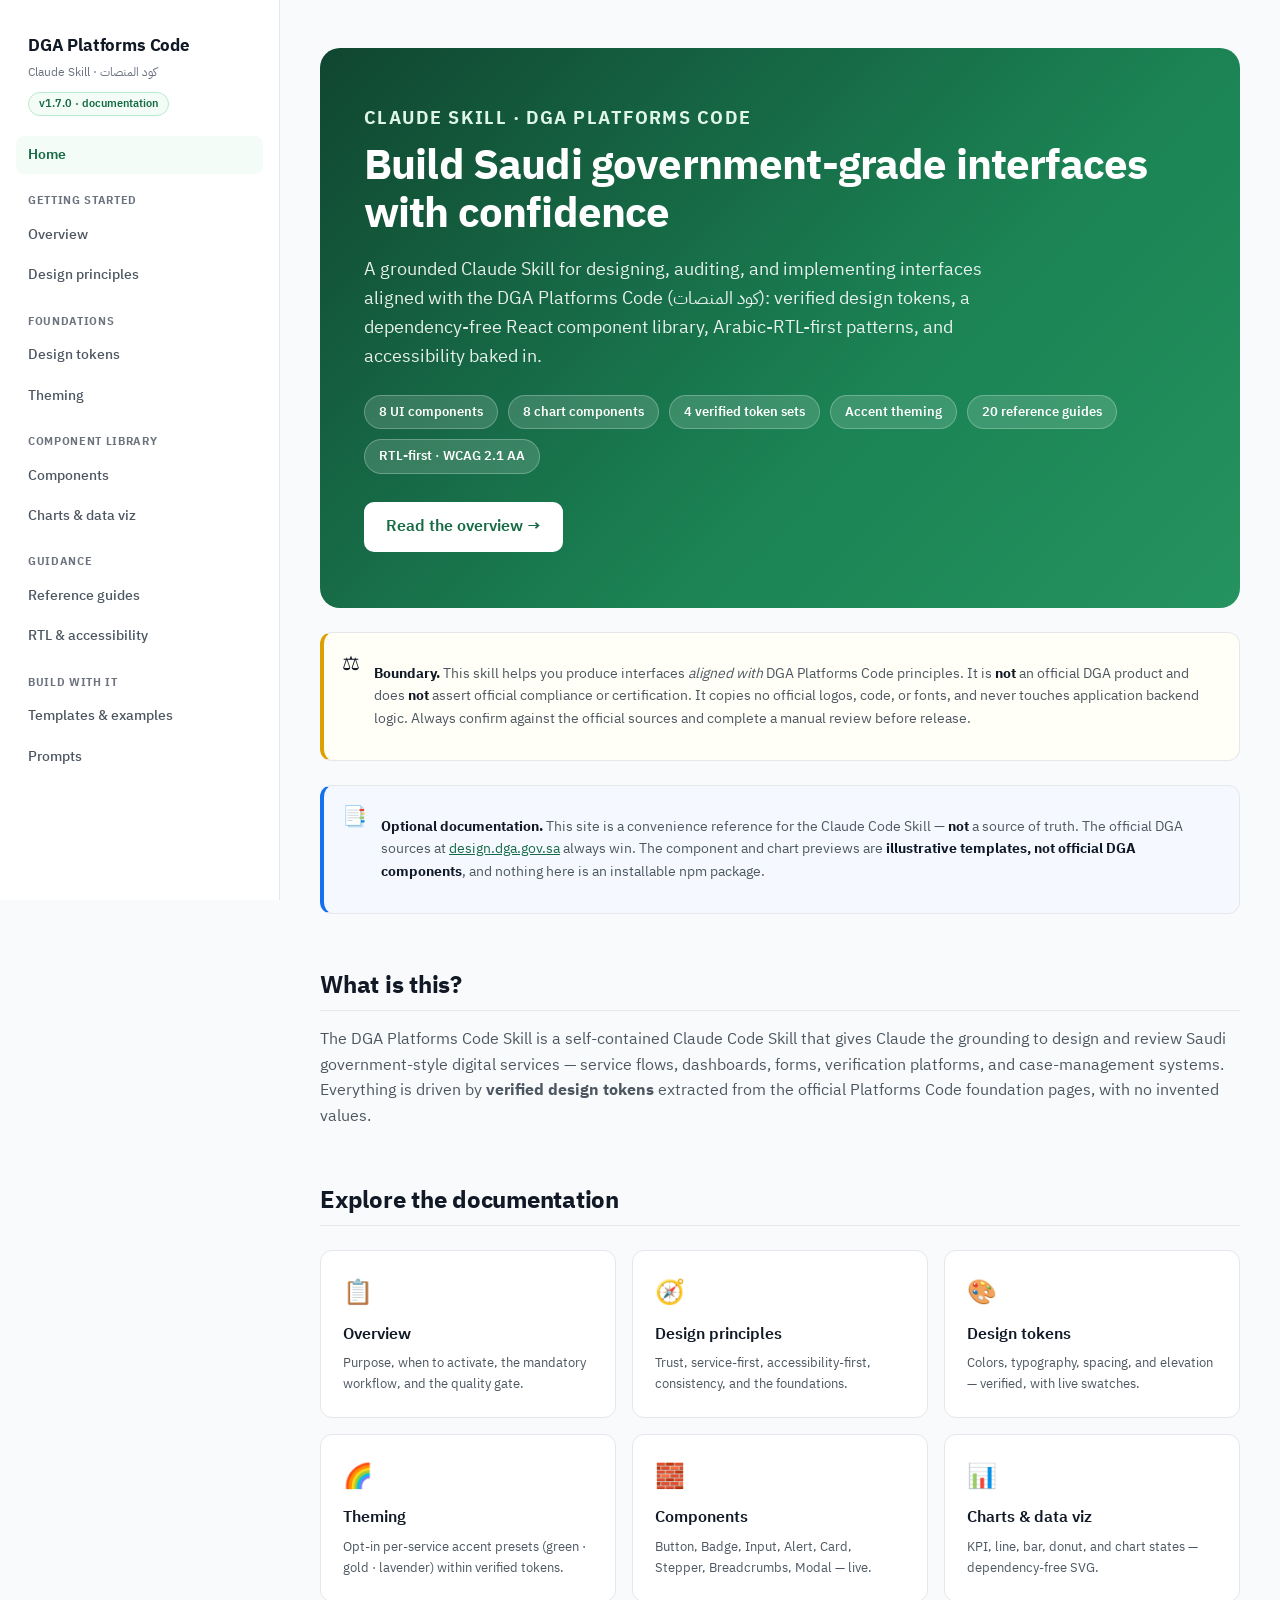
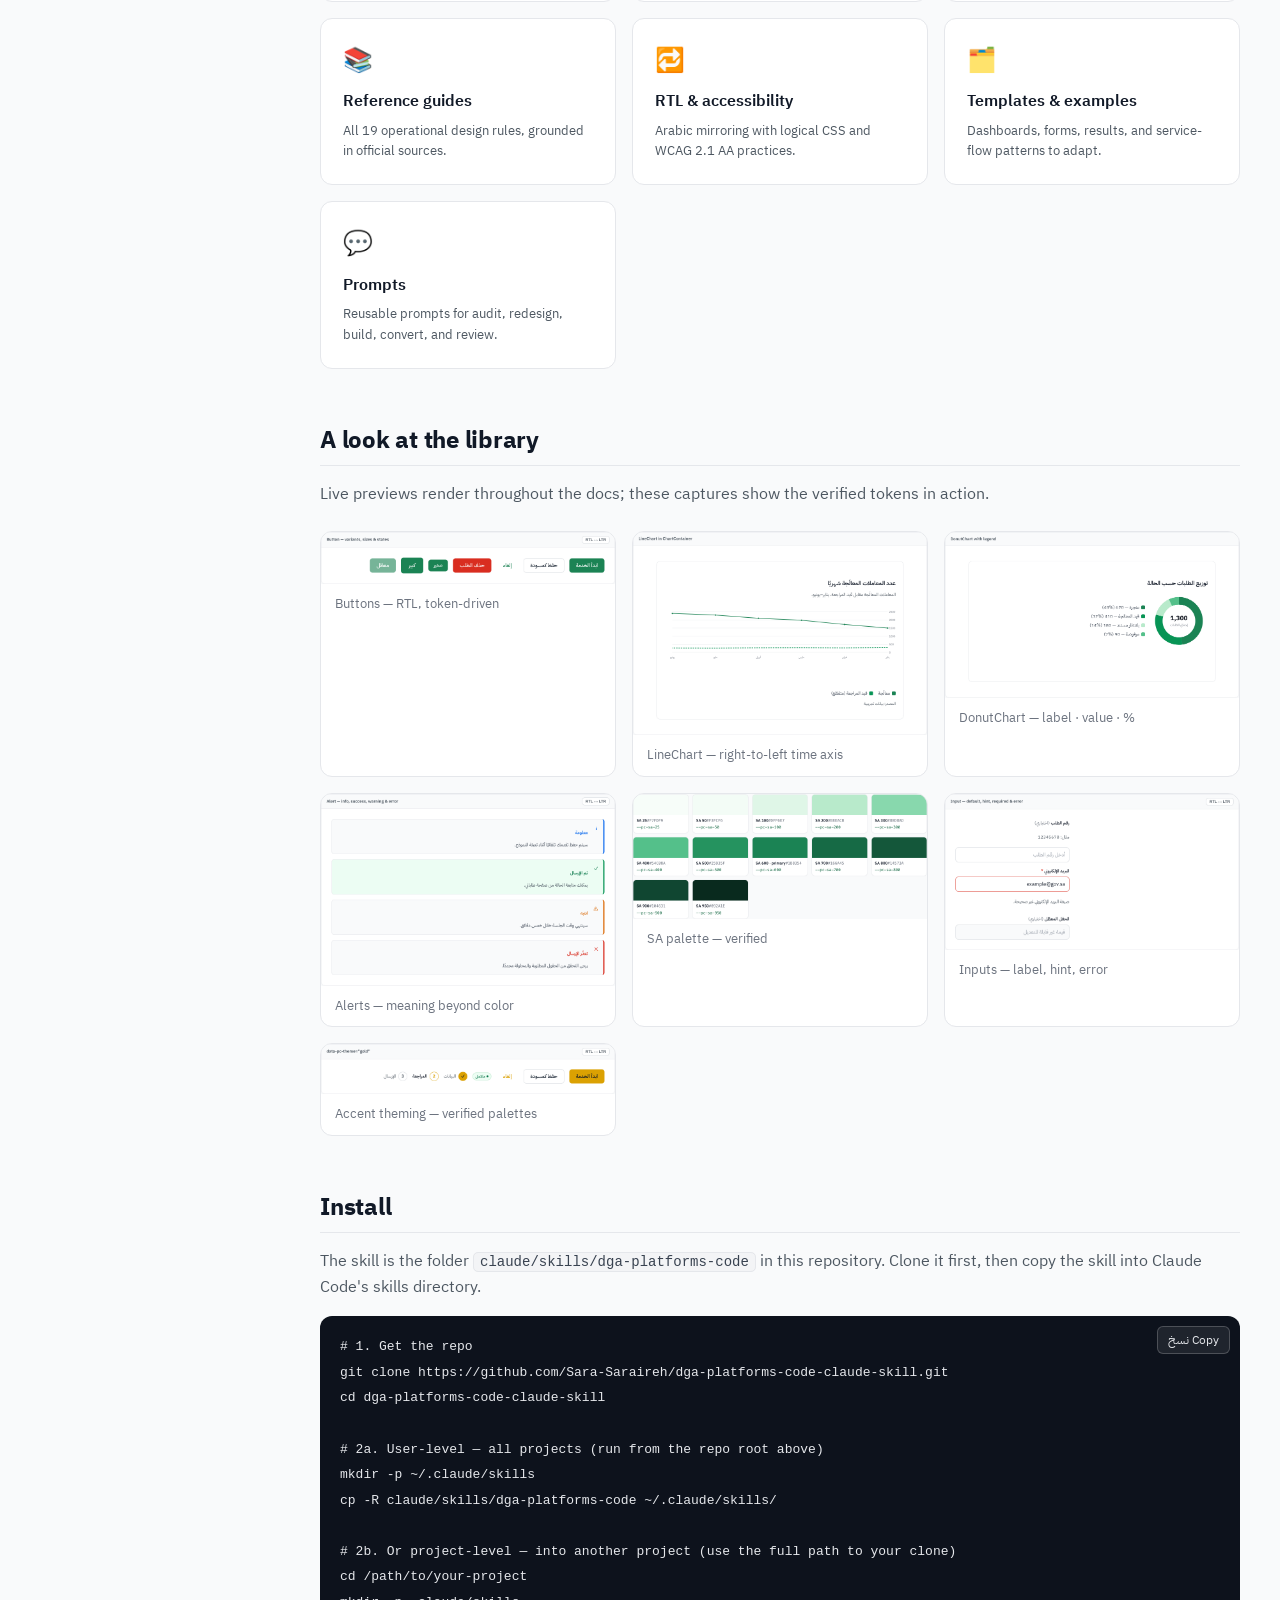
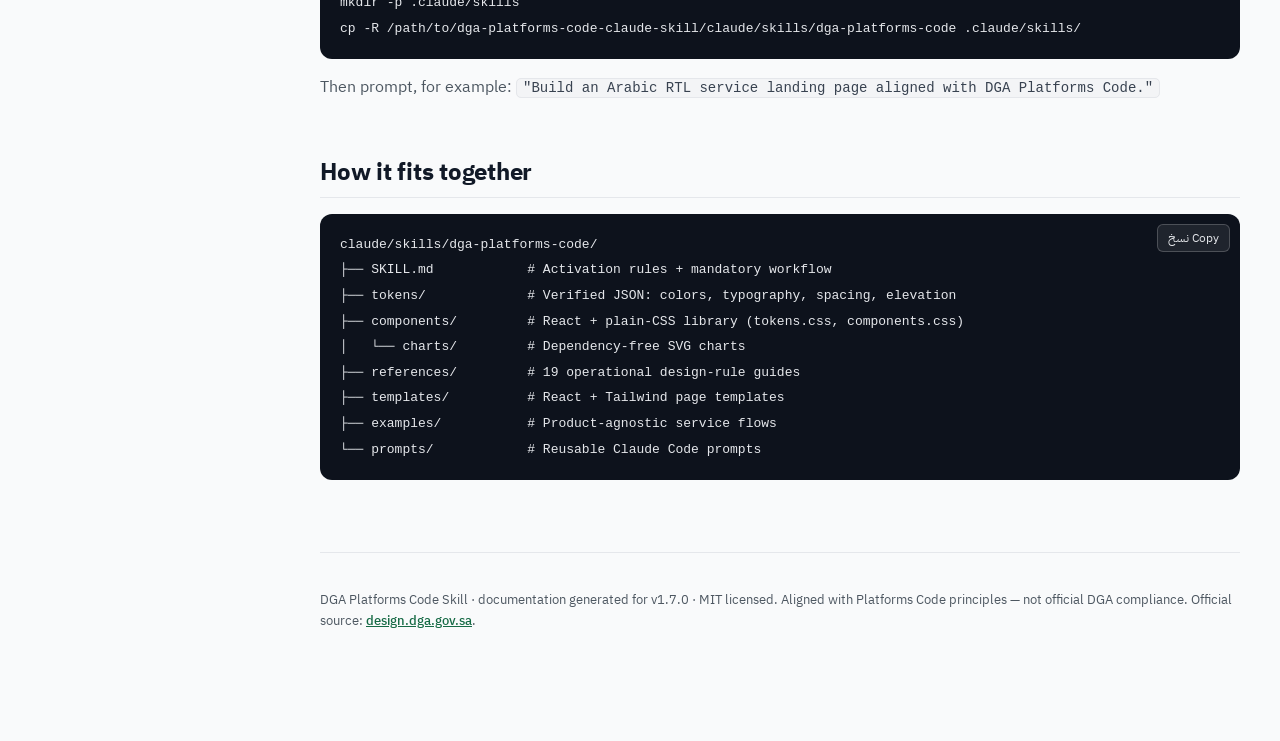
<file: docs/index.html>
<!DOCTYPE html>
<html lang="en" dir="ltr">
<head>
  <meta charset="UTF-8" />
  <meta name="viewport" content="width=device-width, initial-scale=1.0" />
  <title>DGA Platforms Code Skill — Documentation</title>
  <meta name="description" content="Comprehensive documentation for the DGA Platforms Code Claude Skill: design tokens, components, charts, references, templates, and prompts for Saudi government-style interfaces." />
  <link rel="stylesheet" href="assets/css/docs.css" />
  <link rel="preconnect" href="https://fonts.googleapis.com" />
  <link href="https://fonts.googleapis.com/css2?family=IBM+Plex+Sans+Arabic:wght@400;500;600;700&display=swap" rel="stylesheet" />
</head>
<body>
  <header class="doc-topbar">
    <span class="doc-topbar__brand">DGA Platforms Code</span>
    <button class="doc-menu-btn" data-menu-btn aria-label="Toggle navigation">☰ Menu</button>
  </header>

  <div class="doc-shell">
    <aside class="doc-sidebar">
      <a class="doc-brand" href="index.html" style="text-decoration:none;color:inherit">
        <span class="doc-brand__name">DGA Platforms Code</span>
        <span class="doc-brand__tag">Claude Skill · كود المنصات</span>
        <span class="doc-brand__badge">v1.7.0 · documentation</span>
      </a>
      <nav class="doc-nav" aria-label="Documentation">
        <a href="index.html" aria-current="page">Home</a>
        <div class="doc-nav__group">Getting started</div>
        <a href="pages/overview.html">Overview</a>
        <a href="pages/principles.html">Design principles</a>
        <div class="doc-nav__group">Foundations</div>
        <a href="pages/tokens.html">Design tokens</a>
        <a href="pages/theming.html">Theming</a>
        <div class="doc-nav__group">Component library</div>
        <a href="pages/components.html">Components</a>
        <a href="pages/charts.html">Charts &amp; data viz</a>
        <div class="doc-nav__group">Guidance</div>
        <a href="pages/references.html">Reference guides</a>
        <a href="pages/rtl-accessibility.html">RTL &amp; accessibility</a>
        <div class="doc-nav__group">Build with it</div>
        <a href="pages/templates.html">Templates &amp; examples</a>
        <a href="pages/prompts.html">Prompts</a>
      </nav>
    </aside>

    <main class="doc-main">
      <div class="doc-container">
        <section class="doc-hero">
          <p class="doc-eyebrow" style="color:#dff6e7">Claude Skill · DGA Platforms Code</p>
          <h1>Build Saudi government-grade interfaces with confidence</h1>
          <p>A grounded Claude Skill for designing, auditing, and implementing interfaces aligned with the
            DGA Platforms Code (كود المنصات): verified design tokens, a dependency-free React component
            library, Arabic-RTL-first patterns, and accessibility baked in.</p>
          <div class="doc-hero__meta">
            <span class="doc-hero__chip">8 UI components</span>
            <span class="doc-hero__chip">8 chart components</span>
            <span class="doc-hero__chip">4 verified token sets</span>
            <span class="doc-hero__chip">Accent theming</span>
            <span class="doc-hero__chip">20 reference guides</span>
            <span class="doc-hero__chip">RTL-first · WCAG 2.1 AA</span>
          </div>
          <a class="doc-hero__cta" href="pages/overview.html">Read the overview →</a>
        </section>

        <div class="doc-callout doc-callout--boundary">
          <span class="doc-callout__icon">⚖️</span>
          <p class="doc-callout__body">
            <strong>Boundary.</strong> This skill helps you produce interfaces <em>aligned with</em>
            DGA Platforms Code principles. It is <strong>not</strong> an official DGA product and does
            <strong>not</strong> assert official compliance or certification. It copies no official
            logos, code, or fonts, and never touches application backend logic. Always confirm against
            the official sources and complete a manual review before release.
          </p>
        </div>

        <div class="doc-callout doc-callout--info">
          <span class="doc-callout__icon">📑</span>
          <p class="doc-callout__body">
            <strong>Optional documentation.</strong> This site is a convenience reference for the
            Claude Code Skill — <strong>not</strong> a source of truth. The official DGA sources at
            <a href="https://design.dga.gov.sa/">design.dga.gov.sa</a> always win. The component and
            chart previews are <strong>illustrative templates, not official DGA components</strong>,
            and nothing here is an installable npm package.
          </p>
        </div>

        <h2>What is this?</h2>
        <p>The DGA Platforms Code Skill is a self-contained Claude Code Skill that gives Claude the
          grounding to design and review Saudi government-style digital services — service flows,
          dashboards, forms, verification platforms, and case-management systems. Everything is driven
          by <strong>verified design tokens</strong> extracted from the official Platforms Code
          foundation pages, with no invented values.</p>

        <h2>Explore the documentation</h2>
        <div class="doc-cards">
          <a class="doc-card" href="pages/overview.html">
            <div class="doc-card__icon">📋</div>
            <div class="doc-card__title">Overview</div>
            <p class="doc-card__desc">Purpose, when to activate, the mandatory workflow, and the quality gate.</p>
          </a>
          <a class="doc-card" href="pages/principles.html">
            <div class="doc-card__icon">🧭</div>
            <div class="doc-card__title">Design principles</div>
            <p class="doc-card__desc">Trust, service-first, accessibility-first, consistency, and the foundations.</p>
          </a>
          <a class="doc-card" href="pages/tokens.html">
            <div class="doc-card__icon">🎨</div>
            <div class="doc-card__title">Design tokens</div>
            <p class="doc-card__desc">Colors, typography, spacing, and elevation — verified, with live swatches.</p>
          </a>
          <a class="doc-card" href="pages/theming.html">
            <div class="doc-card__icon">🌈</div>
            <div class="doc-card__title">Theming</div>
            <p class="doc-card__desc">Opt-in per-service accent presets (green · gold · lavender) within verified tokens.</p>
          </a>
          <a class="doc-card" href="pages/components.html">
            <div class="doc-card__icon">🧱</div>
            <div class="doc-card__title">Components</div>
            <p class="doc-card__desc">Button, Badge, Input, Alert, Card, Stepper, Breadcrumbs, Modal — live.</p>
          </a>
          <a class="doc-card" href="pages/charts.html">
            <div class="doc-card__icon">📊</div>
            <div class="doc-card__title">Charts &amp; data viz</div>
            <p class="doc-card__desc">KPI, line, bar, donut, and chart states — dependency-free SVG.</p>
          </a>
          <a class="doc-card" href="pages/references.html">
            <div class="doc-card__icon">📚</div>
            <div class="doc-card__title">Reference guides</div>
            <p class="doc-card__desc">All 19 operational design rules, grounded in official sources.</p>
          </a>
          <a class="doc-card" href="pages/rtl-accessibility.html">
            <div class="doc-card__icon">🔁</div>
            <div class="doc-card__title">RTL &amp; accessibility</div>
            <p class="doc-card__desc">Arabic mirroring with logical CSS and WCAG 2.1 AA practices.</p>
          </a>
          <a class="doc-card" href="pages/templates.html">
            <div class="doc-card__icon">🗂️</div>
            <div class="doc-card__title">Templates &amp; examples</div>
            <p class="doc-card__desc">Dashboards, forms, results, and service-flow patterns to adapt.</p>
          </a>
          <a class="doc-card" href="pages/prompts.html">
            <div class="doc-card__icon">💬</div>
            <div class="doc-card__title">Prompts</div>
            <p class="doc-card__desc">Reusable prompts for audit, redesign, build, convert, and review.</p>
          </a>
        </div>

        <h2>A look at the library</h2>
        <p>Live previews render throughout the docs; these captures show the verified tokens in action.</p>
        <div class="doc-gallery">
          <figure><img src="assets/img/comp-button.png" alt="Button variants in Arabic RTL" loading="lazy" /><figcaption>Buttons — RTL, token-driven</figcaption></figure>
          <figure><img src="assets/img/chart-line.png" alt="RTL line chart" loading="lazy" /><figcaption>LineChart — right-to-left time axis</figcaption></figure>
          <figure><img src="assets/img/chart-donut.png" alt="Donut chart with legend" loading="lazy" /><figcaption>DonutChart — label · value · %</figcaption></figure>
          <figure><img src="assets/img/comp-alert.png" alt="Alert tones" loading="lazy" /><figcaption>Alerts — meaning beyond color</figcaption></figure>
          <figure><img src="assets/img/tokens-colors-sa.png" alt="SA primary green palette" loading="lazy" /><figcaption>SA palette — verified</figcaption></figure>
          <figure><img src="assets/img/comp-input.png" alt="Form inputs with states" loading="lazy" /><figcaption>Inputs — label, hint, error</figcaption></figure>
          <figure><img src="assets/img/theme-gold.png" alt="Gold accent theme" loading="lazy" /><figcaption>Accent theming — verified palettes</figcaption></figure>
        </div>

        <h2>Install</h2>
        <p>The skill is the folder <code class="doc-inline">claude/skills/dga-platforms-code</code> in this
          repository. Clone it first, then copy the skill into Claude Code's skills directory.</p>
        <div class="doc-code"><pre><code># 1. Get the repo
git clone https://github.com/Sara-Saraireh/dga-platforms-code-claude-skill.git
cd dga-platforms-code-claude-skill

# 2a. User-level — all projects (run from the repo root above)
mkdir -p ~/.claude/skills
cp -R claude/skills/dga-platforms-code ~/.claude/skills/

# 2b. Or project-level — into another project (use the full path to your clone)
cd /path/to/your-project
mkdir -p .claude/skills
cp -R /path/to/dga-platforms-code-claude-skill/claude/skills/dga-platforms-code .claude/skills/</code></pre></div>
        <p>Then prompt, for example:
          <code class="doc-inline">"Build an Arabic RTL service landing page aligned with DGA Platforms Code."</code>
        </p>

        <h2>How it fits together</h2>
        <div class="doc-code"><pre><code>claude/skills/dga-platforms-code/
├── SKILL.md            # Activation rules + mandatory workflow
├── tokens/             # Verified JSON: colors, typography, spacing, elevation
├── components/         # React + plain-CSS library (tokens.css, components.css)
│   └── charts/         # Dependency-free SVG charts
├── references/         # 19 operational design-rule guides
├── templates/          # React + Tailwind page templates
├── examples/           # Product-agnostic service flows
└── prompts/            # Reusable Claude Code prompts</code></pre></div>

        <footer class="doc-footer">
          <p>DGA Platforms Code Skill · documentation generated for v1.7.0 · MIT licensed.
            Aligned with Platforms Code principles — not official DGA compliance.
            Official source: <a href="https://design.dga.gov.sa/">design.dga.gov.sa</a>.</p>
        </footer>
      </div>
    </main>
  </div>
  <script src="assets/js/docs.js"></script>
</body>
</html>
</file>
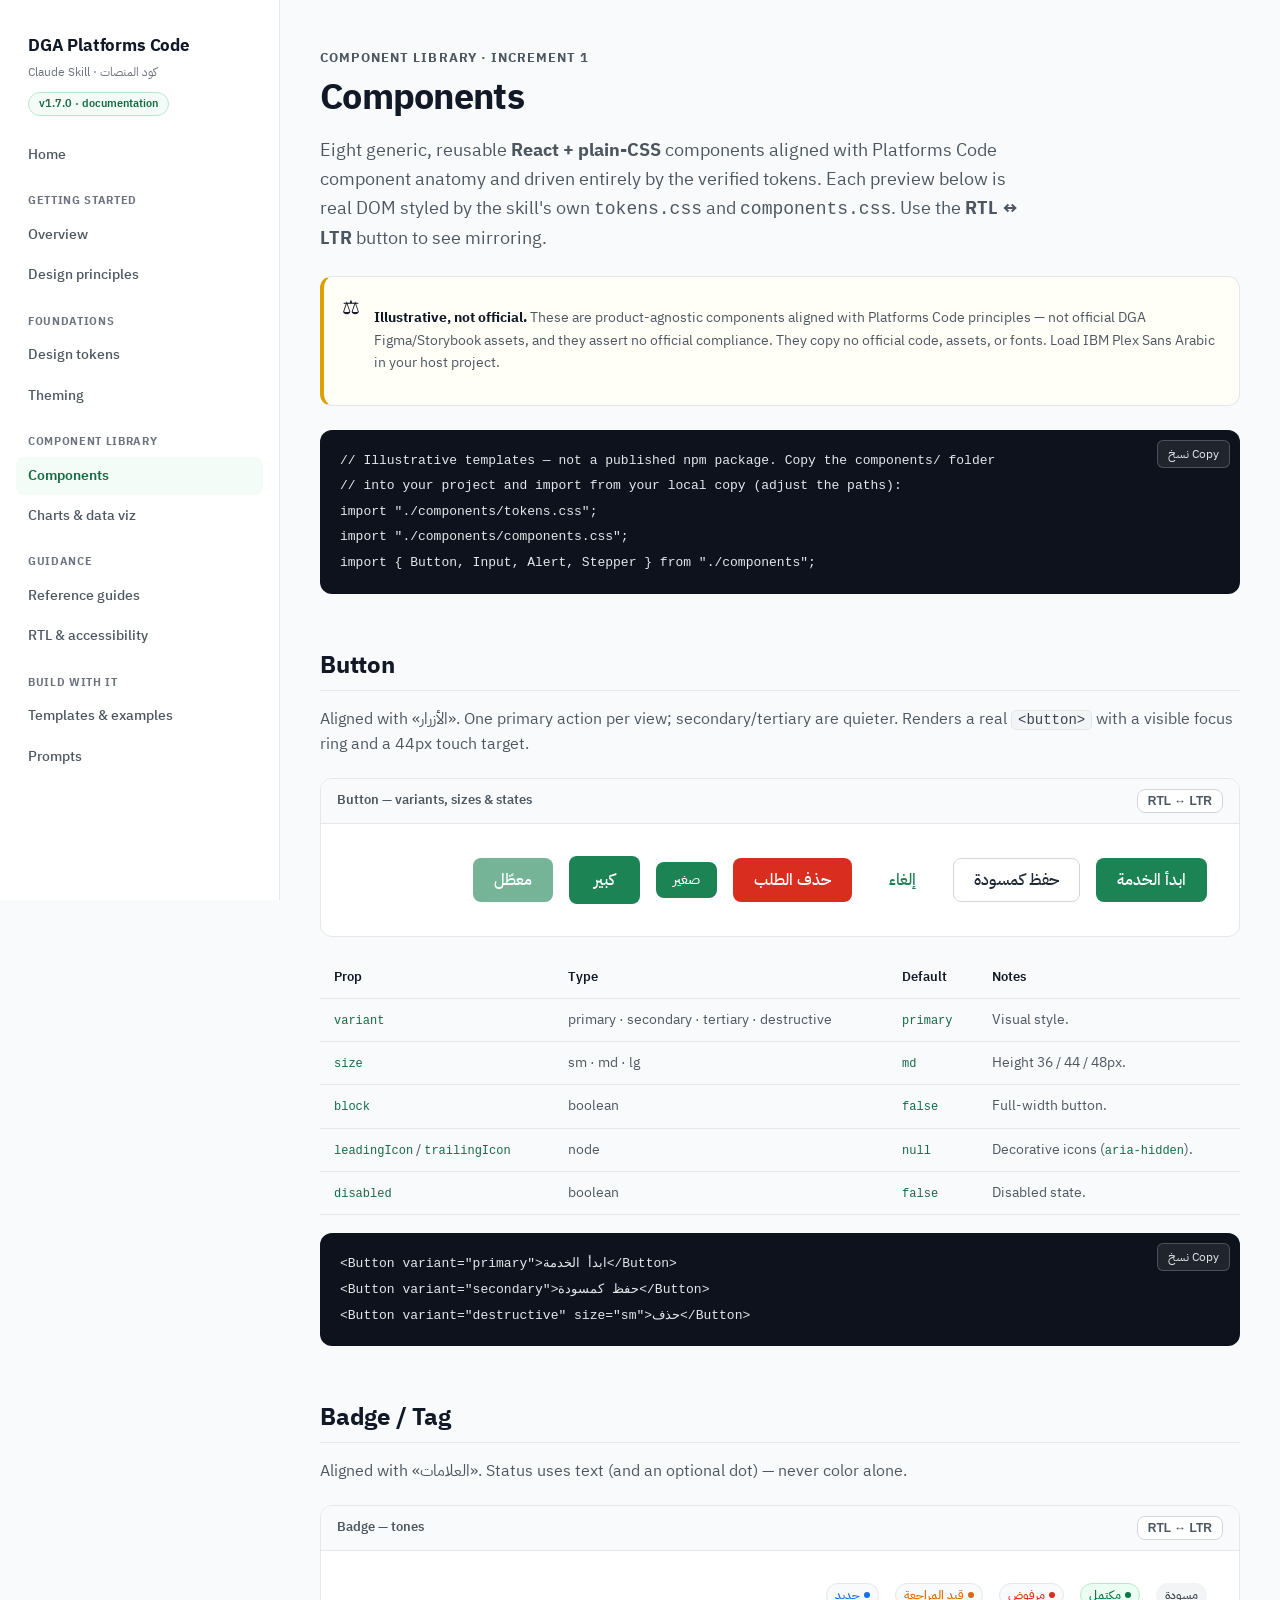
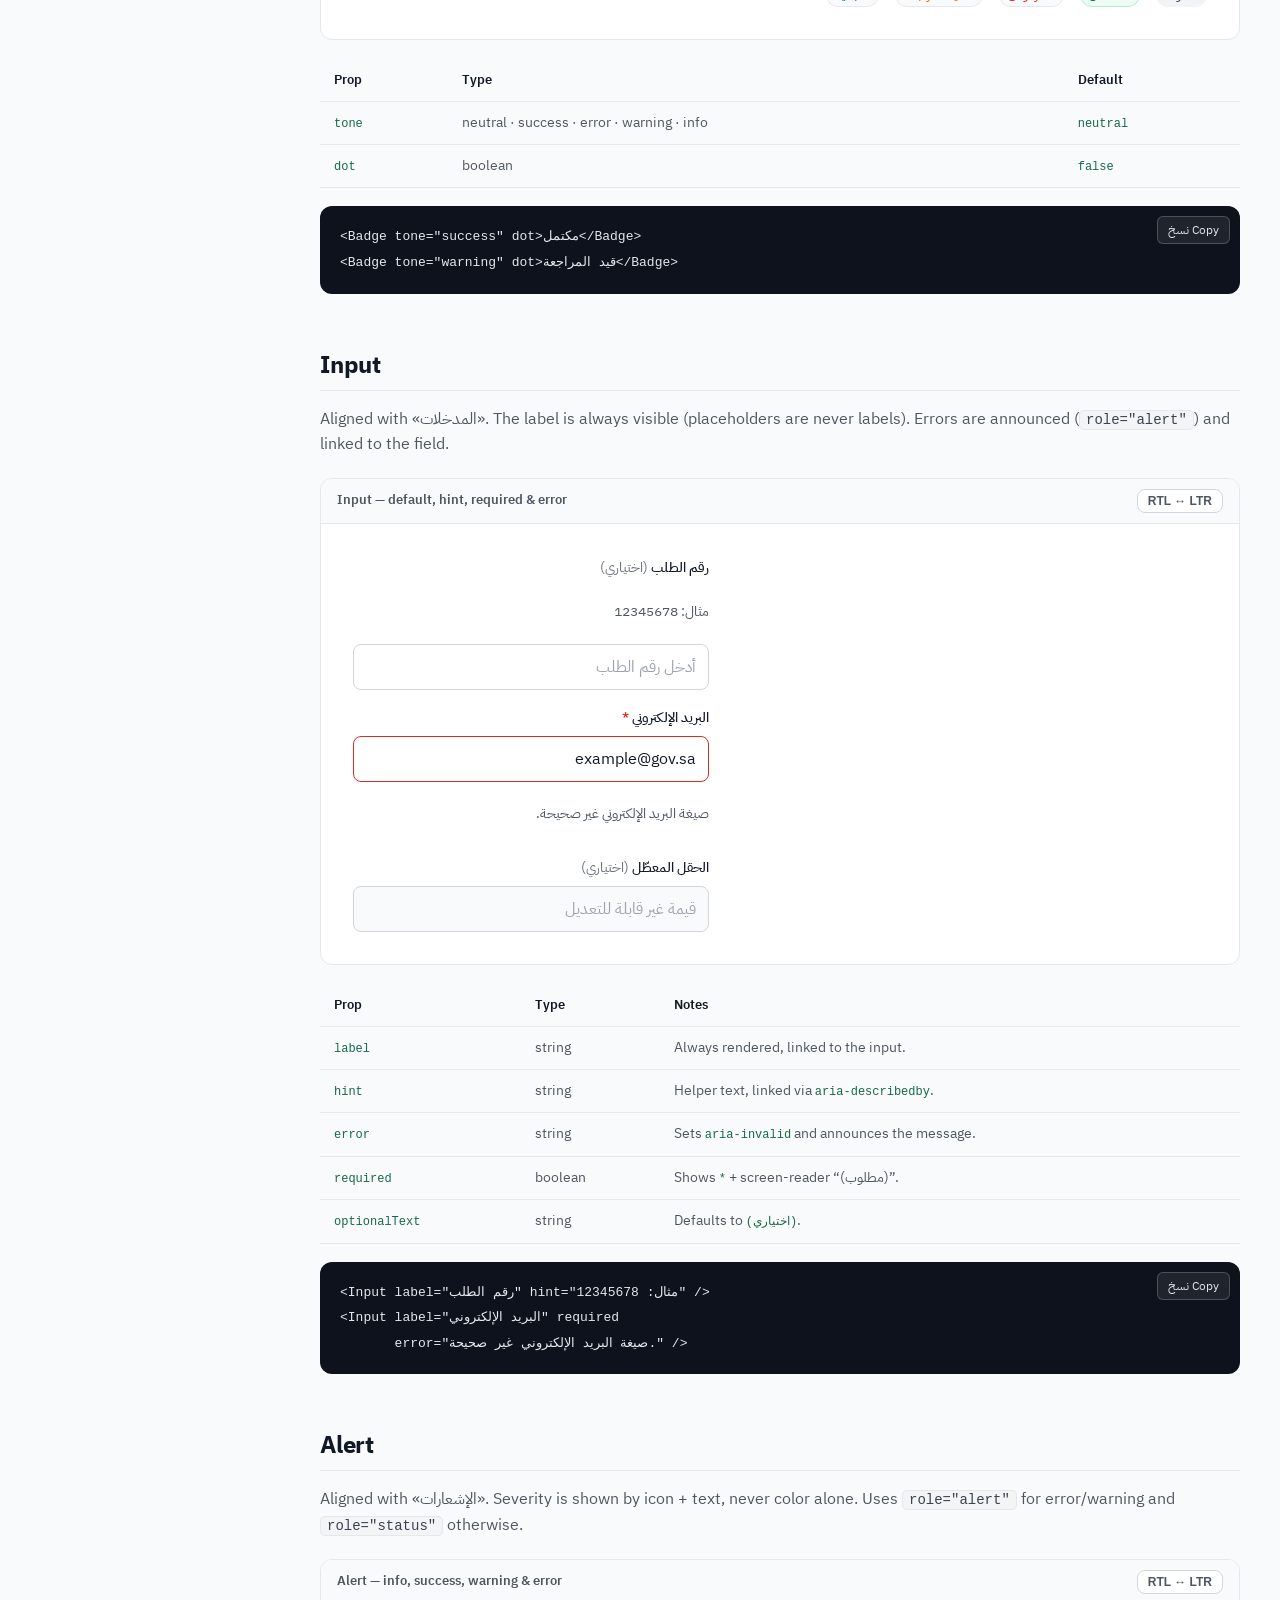
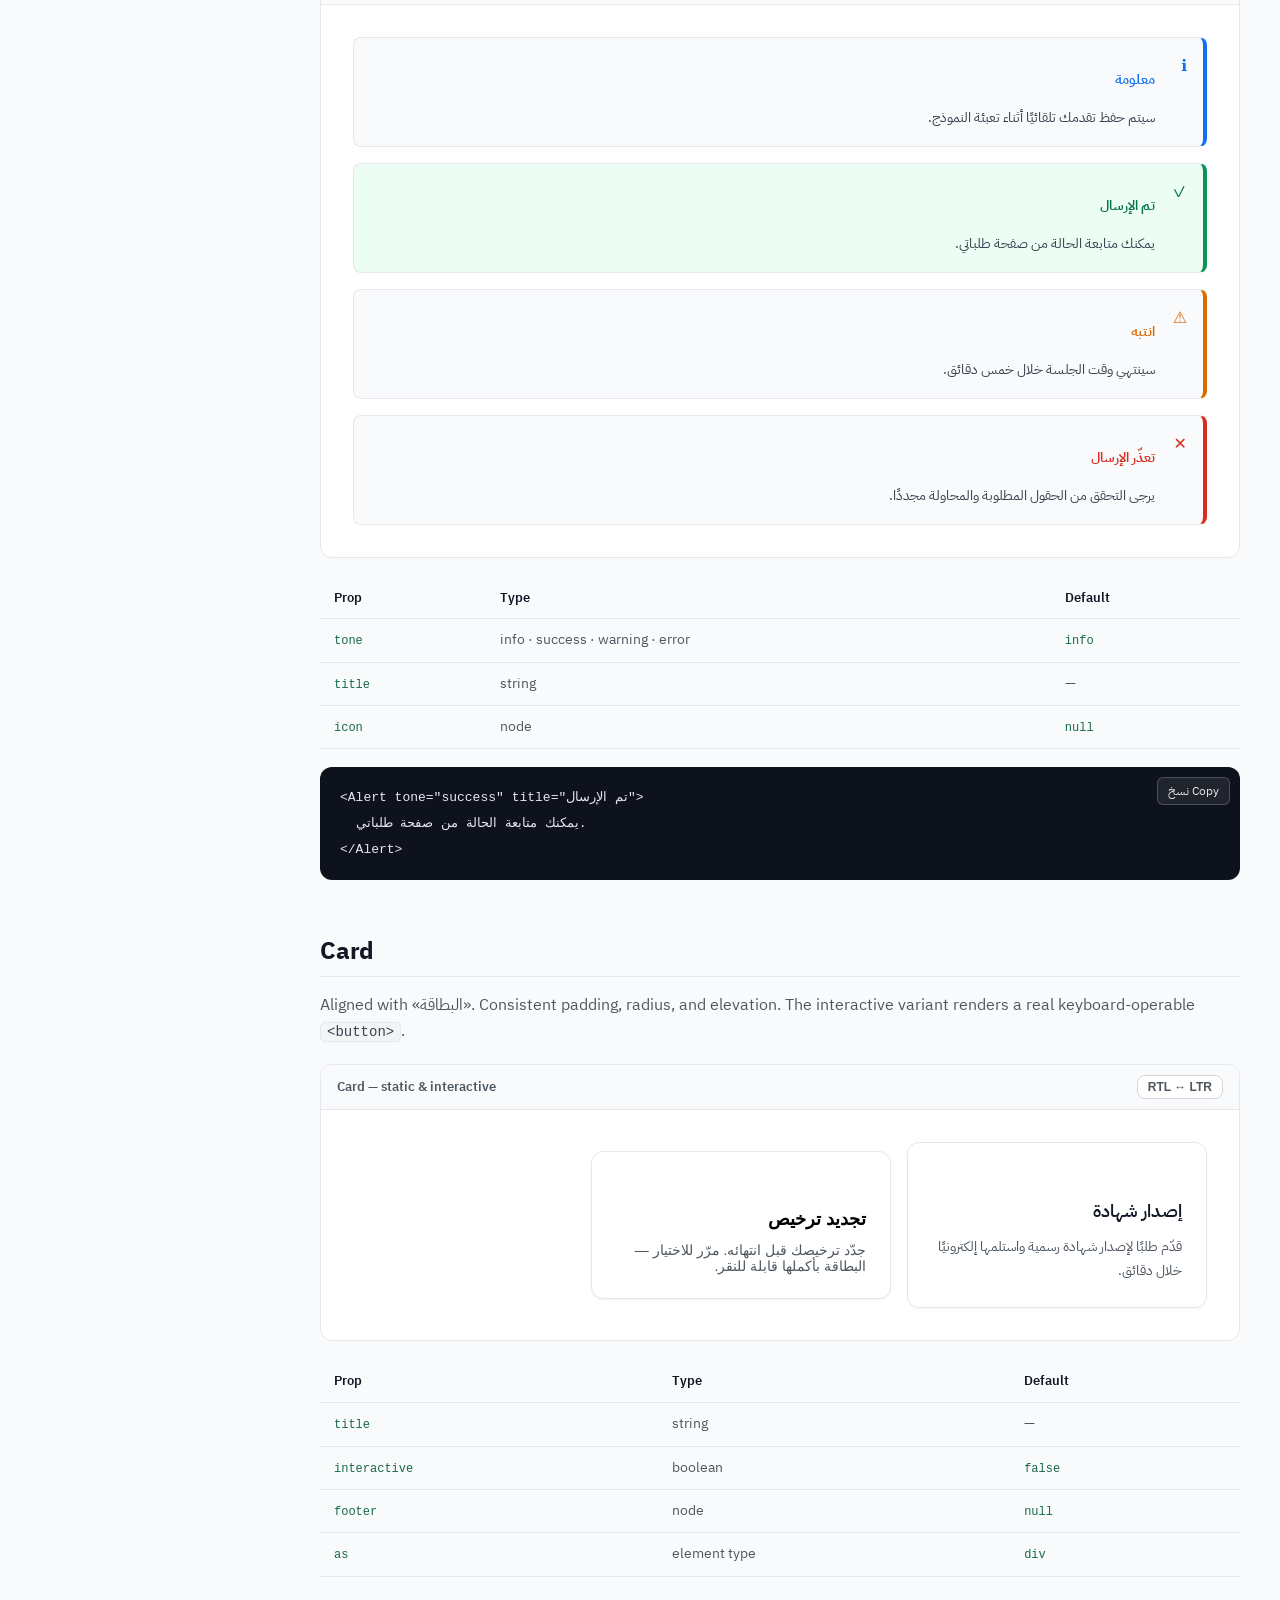
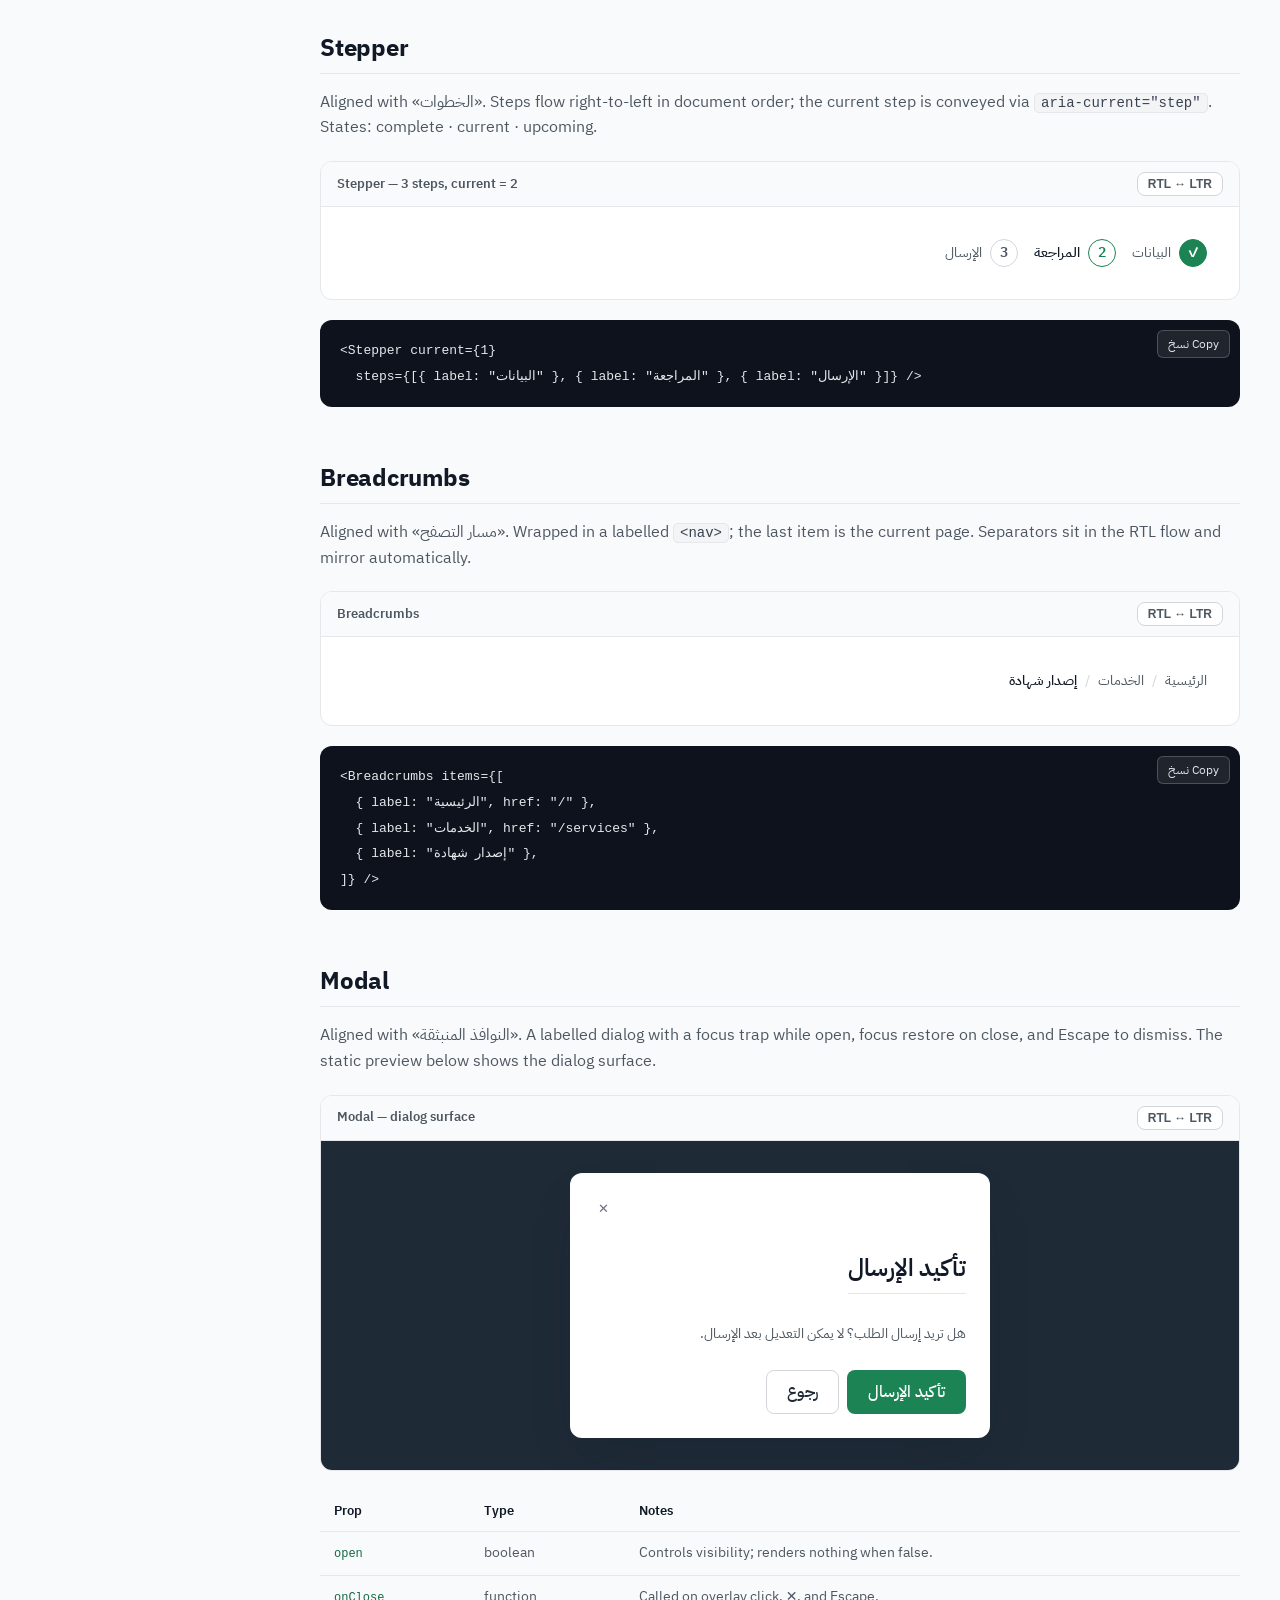
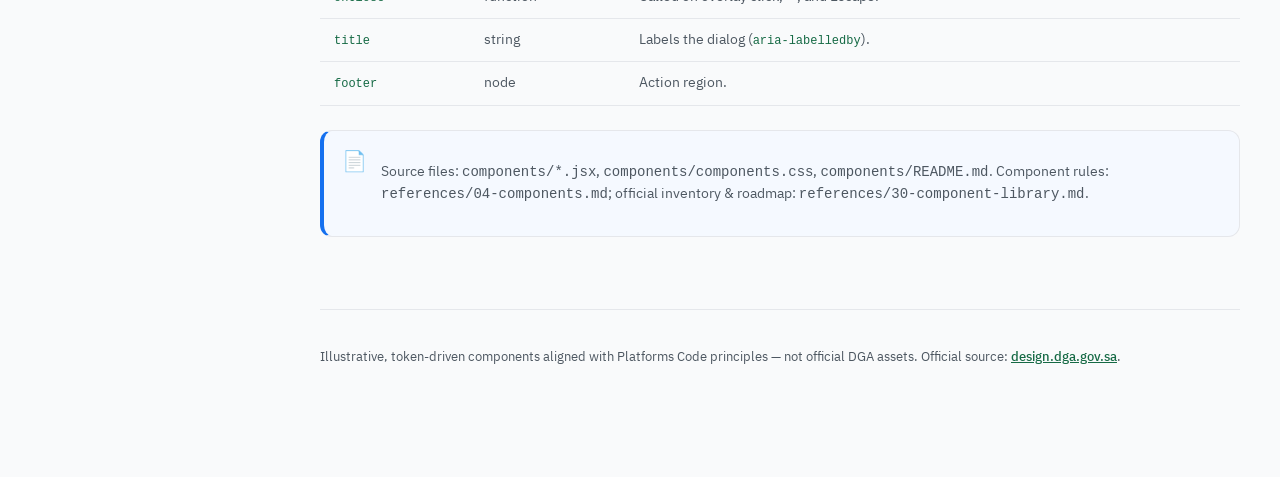
<file: docs/pages/components.html>
<!DOCTYPE html>
<html lang="en" dir="ltr">
<head>
  <meta charset="UTF-8" />
  <meta name="viewport" content="width=device-width, initial-scale=1.0" />
  <title>Components — DGA Platforms Code Skill</title>
  <meta name="description" content="Live previews of the bundled DGA Platforms Code component library: Button, Badge, Input, Alert, Card, Stepper, Breadcrumbs, and Modal — token-driven and RTL-first." />
  <link rel="stylesheet" href="../assets/css/docs.css" />
  <!-- The skill's own verified tokens + component styles power every live preview below -->
  <link rel="stylesheet" href="../../claude/skills/dga-platforms-code/components/tokens.css" />
  <link rel="stylesheet" href="../../claude/skills/dga-platforms-code/components/components.css" />
  <link rel="preconnect" href="https://fonts.googleapis.com" />
  <link href="https://fonts.googleapis.com/css2?family=IBM+Plex+Sans+Arabic:wght@400;500;600;700&display=swap" rel="stylesheet" />
</head>
<body>
  <header class="doc-topbar">
    <span class="doc-topbar__brand">DGA Platforms Code</span>
    <button class="doc-menu-btn" data-menu-btn aria-label="Toggle navigation">☰ Menu</button>
  </header>

  <div class="doc-shell">
    <aside class="doc-sidebar">
      <a class="doc-brand" href="../index.html" style="text-decoration:none;color:inherit">
        <span class="doc-brand__name">DGA Platforms Code</span>
        <span class="doc-brand__tag">Claude Skill · كود المنصات</span>
        <span class="doc-brand__badge">v1.7.0 · documentation</span>
      </a>
      <nav class="doc-nav" aria-label="Documentation">
        <a href="../index.html">Home</a>
        <div class="doc-nav__group">Getting started</div>
        <a href="overview.html">Overview</a>
        <a href="principles.html">Design principles</a>
        <div class="doc-nav__group">Foundations</div>
        <a href="tokens.html">Design tokens</a>
        <a href="theming.html">Theming</a>
        <div class="doc-nav__group">Component library</div>
        <a href="components.html" aria-current="page">Components</a>
        <a href="charts.html">Charts &amp; data viz</a>
        <div class="doc-nav__group">Guidance</div>
        <a href="references.html">Reference guides</a>
        <a href="rtl-accessibility.html">RTL &amp; accessibility</a>
        <div class="doc-nav__group">Build with it</div>
        <a href="templates.html">Templates &amp; examples</a>
        <a href="prompts.html">Prompts</a>
      </nav>
    </aside>

    <main class="doc-main">
      <div class="doc-container">
        <p class="doc-eyebrow">Component library · increment 1</p>
        <h1>Components</h1>
        <p class="doc-lead">Eight generic, reusable <strong>React + plain-CSS</strong> components aligned
          with Platforms Code component anatomy and driven entirely by the verified tokens. Each preview
          below is real DOM styled by the skill's own <code>tokens.css</code> and <code>components.css</code>.
          Use the <strong>RTL ↔ LTR</strong> button to see mirroring.</p>

        <div class="doc-callout doc-callout--boundary">
          <span class="doc-callout__icon">⚖️</span>
          <p class="doc-callout__body"><strong>Illustrative, not official.</strong> These are
            product-agnostic components aligned with Platforms Code principles — not official DGA
            Figma/Storybook assets, and they assert no official compliance. They copy no official code,
            assets, or fonts. Load IBM Plex Sans Arabic in your host project.</p>
        </div>

        <div class="doc-code"><pre><code>// Illustrative templates — not a published npm package. Copy the components/ folder
// into your project and import from your local copy (adjust the paths):
import "./components/tokens.css";
import "./components/components.css";
import { Button, Input, Alert, Stepper } from "./components";</code></pre></div>

        <!-- ===================== BUTTON ===================== -->
        <h2>Button</h2>
        <p>Aligned with «الأزرار». One primary action per view; secondary/tertiary are quieter. Renders
          a real <code class="doc-inline">&lt;button&gt;</code> with a visible focus ring and a 44px touch target.</p>
        <div class="doc-preview">
          <div class="doc-preview__bar"><span class="doc-preview__title">Button — variants, sizes &amp; states</span><button class="doc-toggle-rtl" data-dir-toggle>RTL ↔ LTR</button></div>
          <div class="doc-preview__stage" dir="rtl" lang="ar" data-pc-root>
            <button class="pc-button pc-button--primary"><span>ابدأ الخدمة</span></button>
            <button class="pc-button pc-button--secondary"><span>حفظ كمسودة</span></button>
            <button class="pc-button pc-button--tertiary"><span>إلغاء</span></button>
            <button class="pc-button pc-button--destructive"><span>حذف الطلب</span></button>
            <button class="pc-button pc-button--primary pc-button--sm"><span>صغير</span></button>
            <button class="pc-button pc-button--primary pc-button--lg"><span>كبير</span></button>
            <button class="pc-button pc-button--primary" disabled><span>معطّل</span></button>
          </div>
        </div>
        <table class="doc-table">
          <thead><tr><th>Prop</th><th>Type</th><th>Default</th><th>Notes</th></tr></thead>
          <tbody>
            <tr><td><code>variant</code></td><td>primary · secondary · tertiary · destructive</td><td><code>primary</code></td><td>Visual style.</td></tr>
            <tr><td><code>size</code></td><td>sm · md · lg</td><td><code>md</code></td><td>Height 36 / 44 / 48px.</td></tr>
            <tr><td><code>block</code></td><td>boolean</td><td><code>false</code></td><td>Full-width button.</td></tr>
            <tr><td><code>leadingIcon</code> / <code>trailingIcon</code></td><td>node</td><td><code>null</code></td><td>Decorative icons (<code>aria-hidden</code>).</td></tr>
            <tr><td><code>disabled</code></td><td>boolean</td><td><code>false</code></td><td>Disabled state.</td></tr>
          </tbody>
        </table>
        <div class="doc-code"><pre><code>&lt;Button variant="primary"&gt;ابدأ الخدمة&lt;/Button&gt;
&lt;Button variant="secondary"&gt;حفظ كمسودة&lt;/Button&gt;
&lt;Button variant="destructive" size="sm"&gt;حذف&lt;/Button&gt;</code></pre></div>

        <!-- ===================== BADGE ===================== -->
        <h2>Badge / Tag</h2>
        <p>Aligned with «العلامات». Status uses text (and an optional dot) — never color alone.</p>
        <div class="doc-preview">
          <div class="doc-preview__bar"><span class="doc-preview__title">Badge — tones</span><button class="doc-toggle-rtl" data-dir-toggle>RTL ↔ LTR</button></div>
          <div class="doc-preview__stage" dir="rtl" lang="ar" data-pc-root>
            <span class="pc-badge pc-badge--neutral"><span>مسودة</span></span>
            <span class="pc-badge pc-badge--success"><span class="pc-badge__dot"></span><span>مكتمل</span></span>
            <span class="pc-badge pc-badge--error"><span class="pc-badge__dot"></span><span>مرفوض</span></span>
            <span class="pc-badge pc-badge--warning"><span class="pc-badge__dot"></span><span>قيد المراجعة</span></span>
            <span class="pc-badge pc-badge--info"><span class="pc-badge__dot"></span><span>جديد</span></span>
          </div>
        </div>
        <table class="doc-table">
          <thead><tr><th>Prop</th><th>Type</th><th>Default</th></tr></thead>
          <tbody>
            <tr><td><code>tone</code></td><td>neutral · success · error · warning · info</td><td><code>neutral</code></td></tr>
            <tr><td><code>dot</code></td><td>boolean</td><td><code>false</code></td></tr>
          </tbody>
        </table>
        <div class="doc-code"><pre><code>&lt;Badge tone="success" dot&gt;مكتمل&lt;/Badge&gt;
&lt;Badge tone="warning" dot&gt;قيد المراجعة&lt;/Badge&gt;</code></pre></div>

        <!-- ===================== INPUT ===================== -->
        <h2>Input</h2>
        <p>Aligned with «المدخلات». The label is always visible (placeholders are never labels). Errors
          are announced (<code class="doc-inline">role="alert"</code>) and linked to the field.</p>
        <div class="doc-preview">
          <div class="doc-preview__bar"><span class="doc-preview__title">Input — default, hint, required &amp; error</span><button class="doc-toggle-rtl" data-dir-toggle>RTL ↔ LTR</button></div>
          <div class="doc-preview__stage doc-preview__stage--column" dir="rtl" lang="ar" data-pc-root style="max-width:420px">
            <div class="pc-field">
              <label class="pc-label" for="d-i1">رقم الطلب<span class="pc-label__optional"> (اختياري)</span></label>
              <p id="d-i1-hint" class="pc-hint">مثال: 12345678</p>
              <input id="d-i1" class="pc-input" type="text" placeholder="أدخل رقم الطلب" aria-describedby="d-i1-hint" />
            </div>
            <div class="pc-field">
              <label class="pc-label" for="d-i2">البريد الإلكتروني<span class="pc-label__required"> *<span class="pc-sr-only"> (مطلوب)</span></span></label>
              <input id="d-i2" class="pc-input" type="email" value="example@gov.sa" aria-required="true" aria-invalid="true" aria-describedby="d-i2-error" />
              <p id="d-i2-error" class="pc-error" role="alert">صيغة البريد الإلكتروني غير صحيحة.</p>
            </div>
            <div class="pc-field">
              <label class="pc-label" for="d-i3">الحقل المعطّل<span class="pc-label__optional"> (اختياري)</span></label>
              <input id="d-i3" class="pc-input" type="text" value="قيمة غير قابلة للتعديل" disabled />
            </div>
          </div>
        </div>
        <table class="doc-table">
          <thead><tr><th>Prop</th><th>Type</th><th>Notes</th></tr></thead>
          <tbody>
            <tr><td><code>label</code></td><td>string</td><td>Always rendered, linked to the input.</td></tr>
            <tr><td><code>hint</code></td><td>string</td><td>Helper text, linked via <code>aria-describedby</code>.</td></tr>
            <tr><td><code>error</code></td><td>string</td><td>Sets <code>aria-invalid</code> and announces the message.</td></tr>
            <tr><td><code>required</code></td><td>boolean</td><td>Shows <code>*</code> + screen-reader “(مطلوب)”.</td></tr>
            <tr><td><code>optionalText</code></td><td>string</td><td>Defaults to <code>(اختياري)</code>.</td></tr>
          </tbody>
        </table>
        <div class="doc-code"><pre><code>&lt;Input label="رقم الطلب" hint="مثال: 12345678" /&gt;
&lt;Input label="البريد الإلكتروني" required
       error="صيغة البريد الإلكتروني غير صحيحة." /&gt;</code></pre></div>

        <!-- ===================== ALERT ===================== -->
        <h2>Alert</h2>
        <p>Aligned with «الإشعارات». Severity is shown by icon + text, never color alone. Uses
          <code class="doc-inline">role="alert"</code> for error/warning and <code class="doc-inline">role="status"</code> otherwise.</p>
        <div class="doc-preview">
          <div class="doc-preview__bar"><span class="doc-preview__title">Alert — info, success, warning &amp; error</span><button class="doc-toggle-rtl" data-dir-toggle>RTL ↔ LTR</button></div>
          <div class="doc-preview__stage doc-preview__stage--column" dir="rtl" lang="ar" data-pc-root>
            <div class="pc-alert pc-alert--info" role="status"><span class="pc-alert__icon" aria-hidden="true">ℹ</span><div><p class="pc-alert__title">معلومة</p><div class="pc-alert__body">سيتم حفظ تقدمك تلقائيًا أثناء تعبئة النموذج.</div></div></div>
            <div class="pc-alert pc-alert--success" role="status"><span class="pc-alert__icon" aria-hidden="true">✓</span><div><p class="pc-alert__title">تم الإرسال</p><div class="pc-alert__body">يمكنك متابعة الحالة من صفحة طلباتي.</div></div></div>
            <div class="pc-alert pc-alert--warning" role="alert"><span class="pc-alert__icon" aria-hidden="true">⚠</span><div><p class="pc-alert__title">انتبه</p><div class="pc-alert__body">سينتهي وقت الجلسة خلال خمس دقائق.</div></div></div>
            <div class="pc-alert pc-alert--error" role="alert"><span class="pc-alert__icon" aria-hidden="true">✕</span><div><p class="pc-alert__title">تعذّر الإرسال</p><div class="pc-alert__body">يرجى التحقق من الحقول المطلوبة والمحاولة مجددًا.</div></div></div>
          </div>
        </div>
        <table class="doc-table">
          <thead><tr><th>Prop</th><th>Type</th><th>Default</th></tr></thead>
          <tbody>
            <tr><td><code>tone</code></td><td>info · success · warning · error</td><td><code>info</code></td></tr>
            <tr><td><code>title</code></td><td>string</td><td>—</td></tr>
            <tr><td><code>icon</code></td><td>node</td><td><code>null</code></td></tr>
          </tbody>
        </table>
        <div class="doc-code"><pre><code>&lt;Alert tone="success" title="تم الإرسال"&gt;
  يمكنك متابعة الحالة من صفحة طلباتي.
&lt;/Alert&gt;</code></pre></div>

        <!-- ===================== CARD ===================== -->
        <h2>Card</h2>
        <p>Aligned with «البطاقة». Consistent padding, radius, and elevation. The interactive variant
          renders a real keyboard-operable <code class="doc-inline">&lt;button&gt;</code>.</p>
        <div class="doc-preview">
          <div class="doc-preview__bar"><span class="doc-preview__title">Card — static &amp; interactive</span><button class="doc-toggle-rtl" data-dir-toggle>RTL ↔ LTR</button></div>
          <div class="doc-preview__stage" dir="rtl" lang="ar" data-pc-root>
            <div class="pc-card" style="max-width:300px"><h3 class="pc-card__title">إصدار شهادة</h3><div class="pc-card__body">قدّم طلبًا لإصدار شهادة رسمية واستلمها إلكترونيًا خلال دقائق.</div></div>
            <button type="button" class="pc-card pc-card--interactive" style="max-width:300px"><h3 class="pc-card__title">تجديد ترخيص</h3><div class="pc-card__body">جدّد ترخيصك قبل انتهائه. مرّر للاختيار — البطاقة بأكملها قابلة للنقر.</div></button>
          </div>
        </div>
        <table class="doc-table">
          <thead><tr><th>Prop</th><th>Type</th><th>Default</th></tr></thead>
          <tbody>
            <tr><td><code>title</code></td><td>string</td><td>—</td></tr>
            <tr><td><code>interactive</code></td><td>boolean</td><td><code>false</code></td></tr>
            <tr><td><code>footer</code></td><td>node</td><td><code>null</code></td></tr>
            <tr><td><code>as</code></td><td>element type</td><td><code>div</code></td></tr>
          </tbody>
        </table>

        <!-- ===================== STEPPER ===================== -->
        <h2>Stepper</h2>
        <p>Aligned with «الخطوات». Steps flow right-to-left in document order; the current step is
          conveyed via <code class="doc-inline">aria-current="step"</code>. States: complete · current · upcoming.</p>
        <div class="doc-preview">
          <div class="doc-preview__bar"><span class="doc-preview__title">Stepper — 3 steps, current = 2</span><button class="doc-toggle-rtl" data-dir-toggle>RTL ↔ LTR</button></div>
          <div class="doc-preview__stage" dir="rtl" lang="ar" data-pc-root>
            <nav aria-label="خطوات الخدمة">
              <ol class="pc-stepper">
                <li class="pc-step pc-step--complete"><span class="pc-step__marker" aria-hidden="true">✓</span><span class="pc-step__label">البيانات</span></li>
                <li class="pc-step pc-step--current" aria-current="step"><span class="pc-step__marker" aria-hidden="true">2</span><span class="pc-step__label">المراجعة</span></li>
                <li class="pc-step pc-step--upcoming"><span class="pc-step__marker" aria-hidden="true">3</span><span class="pc-step__label">الإرسال</span></li>
              </ol>
            </nav>
          </div>
        </div>
        <div class="doc-code"><pre><code>&lt;Stepper current={1}
  steps={[{ label: "البيانات" }, { label: "المراجعة" }, { label: "الإرسال" }]} /&gt;</code></pre></div>

        <!-- ===================== BREADCRUMBS ===================== -->
        <h2>Breadcrumbs</h2>
        <p>Aligned with «مسار التصفح». Wrapped in a labelled <code class="doc-inline">&lt;nav&gt;</code>; the last item is the
          current page. Separators sit in the RTL flow and mirror automatically.</p>
        <div class="doc-preview">
          <div class="doc-preview__bar"><span class="doc-preview__title">Breadcrumbs</span><button class="doc-toggle-rtl" data-dir-toggle>RTL ↔ LTR</button></div>
          <div class="doc-preview__stage" dir="rtl" lang="ar" data-pc-root>
            <nav aria-label="مسار التصفح">
              <ol class="pc-breadcrumb">
                <li class="pc-breadcrumb__item"><a href="#">الرئيسية</a><span class="pc-breadcrumb__sep" aria-hidden="true">/</span></li>
                <li class="pc-breadcrumb__item"><a href="#">الخدمات</a><span class="pc-breadcrumb__sep" aria-hidden="true">/</span></li>
                <li class="pc-breadcrumb__item"><span aria-current="page">إصدار شهادة</span></li>
              </ol>
            </nav>
          </div>
        </div>
        <div class="doc-code"><pre><code>&lt;Breadcrumbs items={[
  { label: "الرئيسية", href: "/" },
  { label: "الخدمات", href: "/services" },
  { label: "إصدار شهادة" },
]} /&gt;</code></pre></div>

        <!-- ===================== MODAL ===================== -->
        <h2>Modal</h2>
        <p>Aligned with «النوافذ المنبثقة». A labelled dialog with a focus trap while open, focus restore
          on close, and Escape to dismiss. The static preview below shows the dialog surface.</p>
        <div class="doc-preview">
          <div class="doc-preview__bar"><span class="doc-preview__title">Modal — dialog surface</span><button class="doc-toggle-rtl" data-dir-toggle>RTL ↔ LTR</button></div>
          <div class="doc-preview__stage doc-preview__stage--center" dir="rtl" lang="ar" data-pc-root style="background:#1f2a37">
            <div class="pc-modal" role="dialog" aria-modal="true" aria-labelledby="d-modal-t" style="max-width:420px">
              <div class="pc-modal__header">
                <h2 id="d-modal-t" class="pc-modal__title">تأكيد الإرسال</h2>
                <button type="button" class="pc-modal__close" aria-label="إغلاق">✕</button>
              </div>
              <div class="pc-modal__body">هل تريد إرسال الطلب؟ لا يمكن التعديل بعد الإرسال.</div>
              <div class="pc-modal__footer">
                <button class="pc-button pc-button--primary"><span>تأكيد الإرسال</span></button>
                <button class="pc-button pc-button--secondary"><span>رجوع</span></button>
              </div>
            </div>
          </div>
        </div>
        <table class="doc-table">
          <thead><tr><th>Prop</th><th>Type</th><th>Notes</th></tr></thead>
          <tbody>
            <tr><td><code>open</code></td><td>boolean</td><td>Controls visibility; renders nothing when false.</td></tr>
            <tr><td><code>onClose</code></td><td>function</td><td>Called on overlay click, ✕, and Escape.</td></tr>
            <tr><td><code>title</code></td><td>string</td><td>Labels the dialog (<code>aria-labelledby</code>).</td></tr>
            <tr><td><code>footer</code></td><td>node</td><td>Action region.</td></tr>
          </tbody>
        </table>

        <div class="doc-callout doc-callout--info">
          <span class="doc-callout__icon">📄</span>
          <p class="doc-callout__body">Source files: <code>components/*.jsx</code>,
            <code>components/components.css</code>, <code>components/README.md</code>. Component rules:
            <code>references/04-components.md</code>; official inventory &amp; roadmap:
            <code>references/30-component-library.md</code>.</p>
        </div>

        <footer class="doc-footer">
          <p>Illustrative, token-driven components aligned with Platforms Code principles — not official
            DGA assets. Official source: <a href="https://design.dga.gov.sa/">design.dga.gov.sa</a>.</p>
        </footer>
      </div>
    </main>
  </div>
  <script src="../assets/js/docs.js"></script>
</body>
</html>
</file>
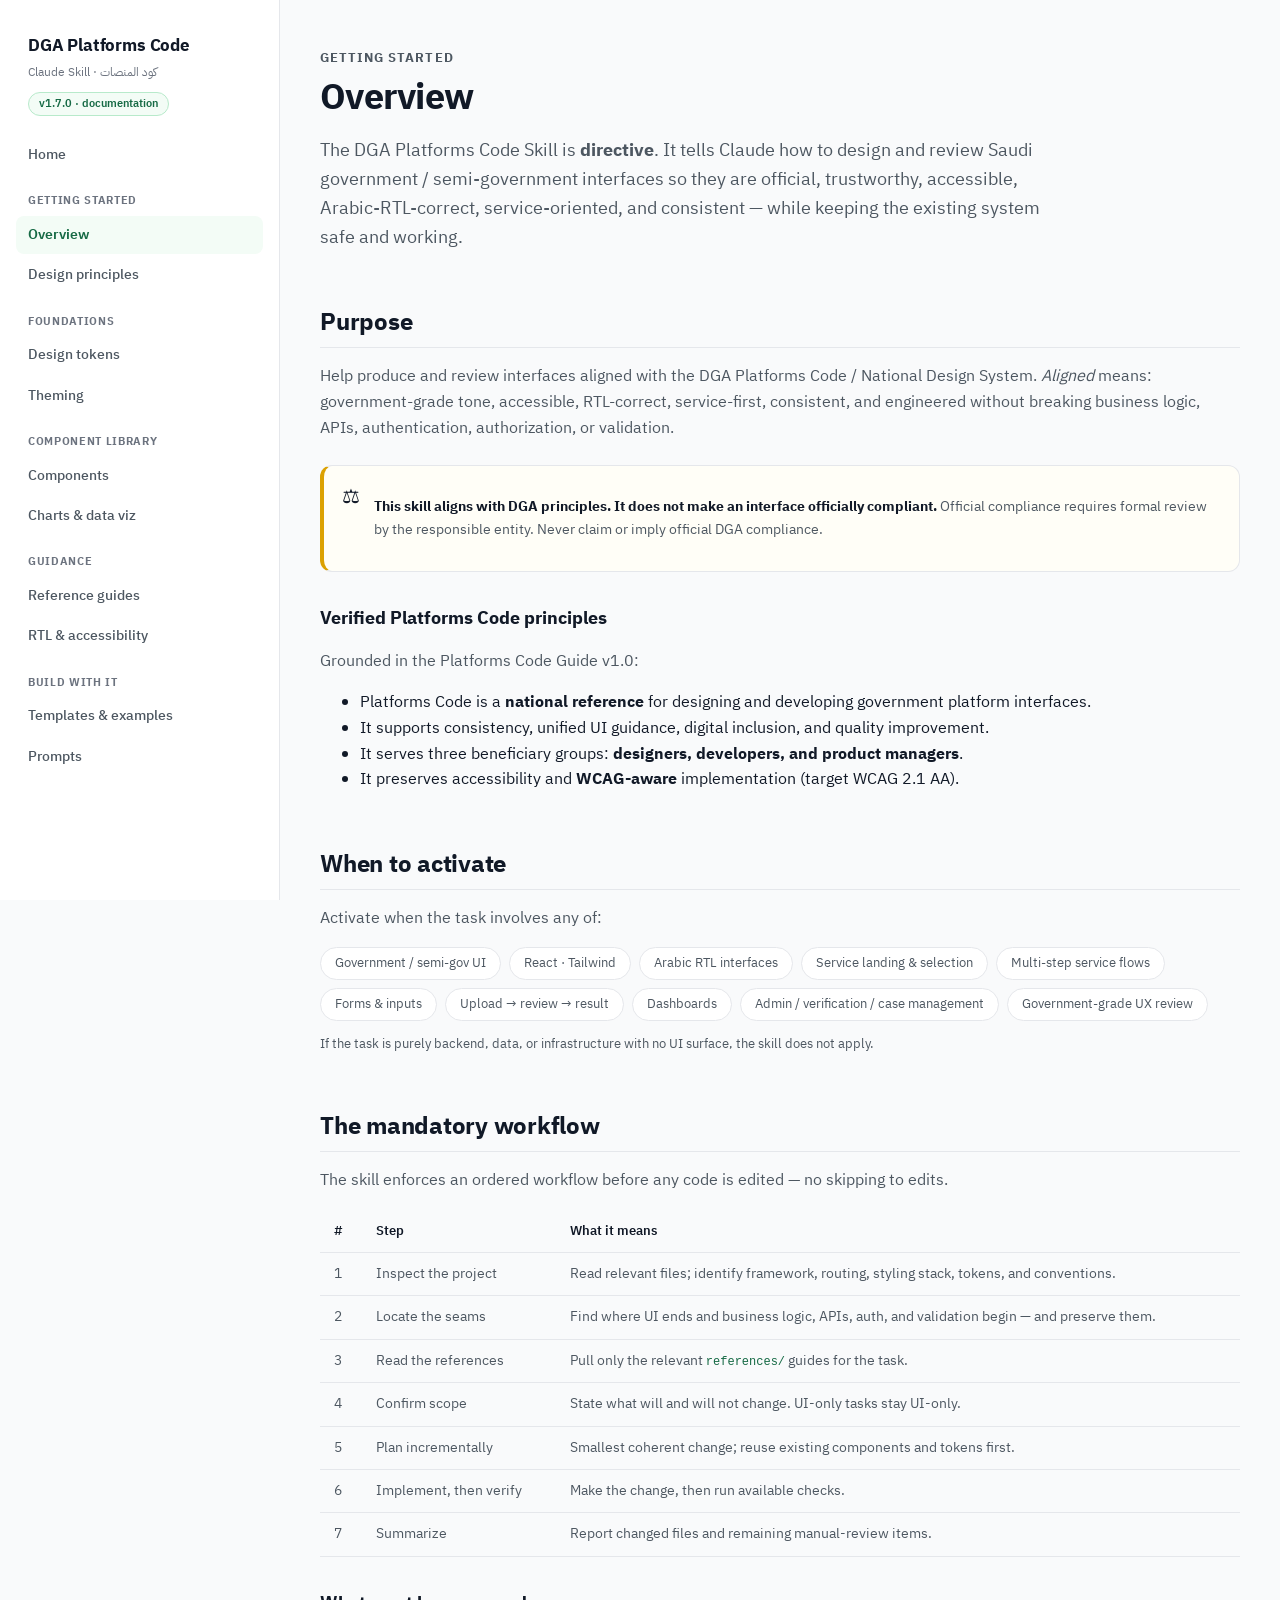
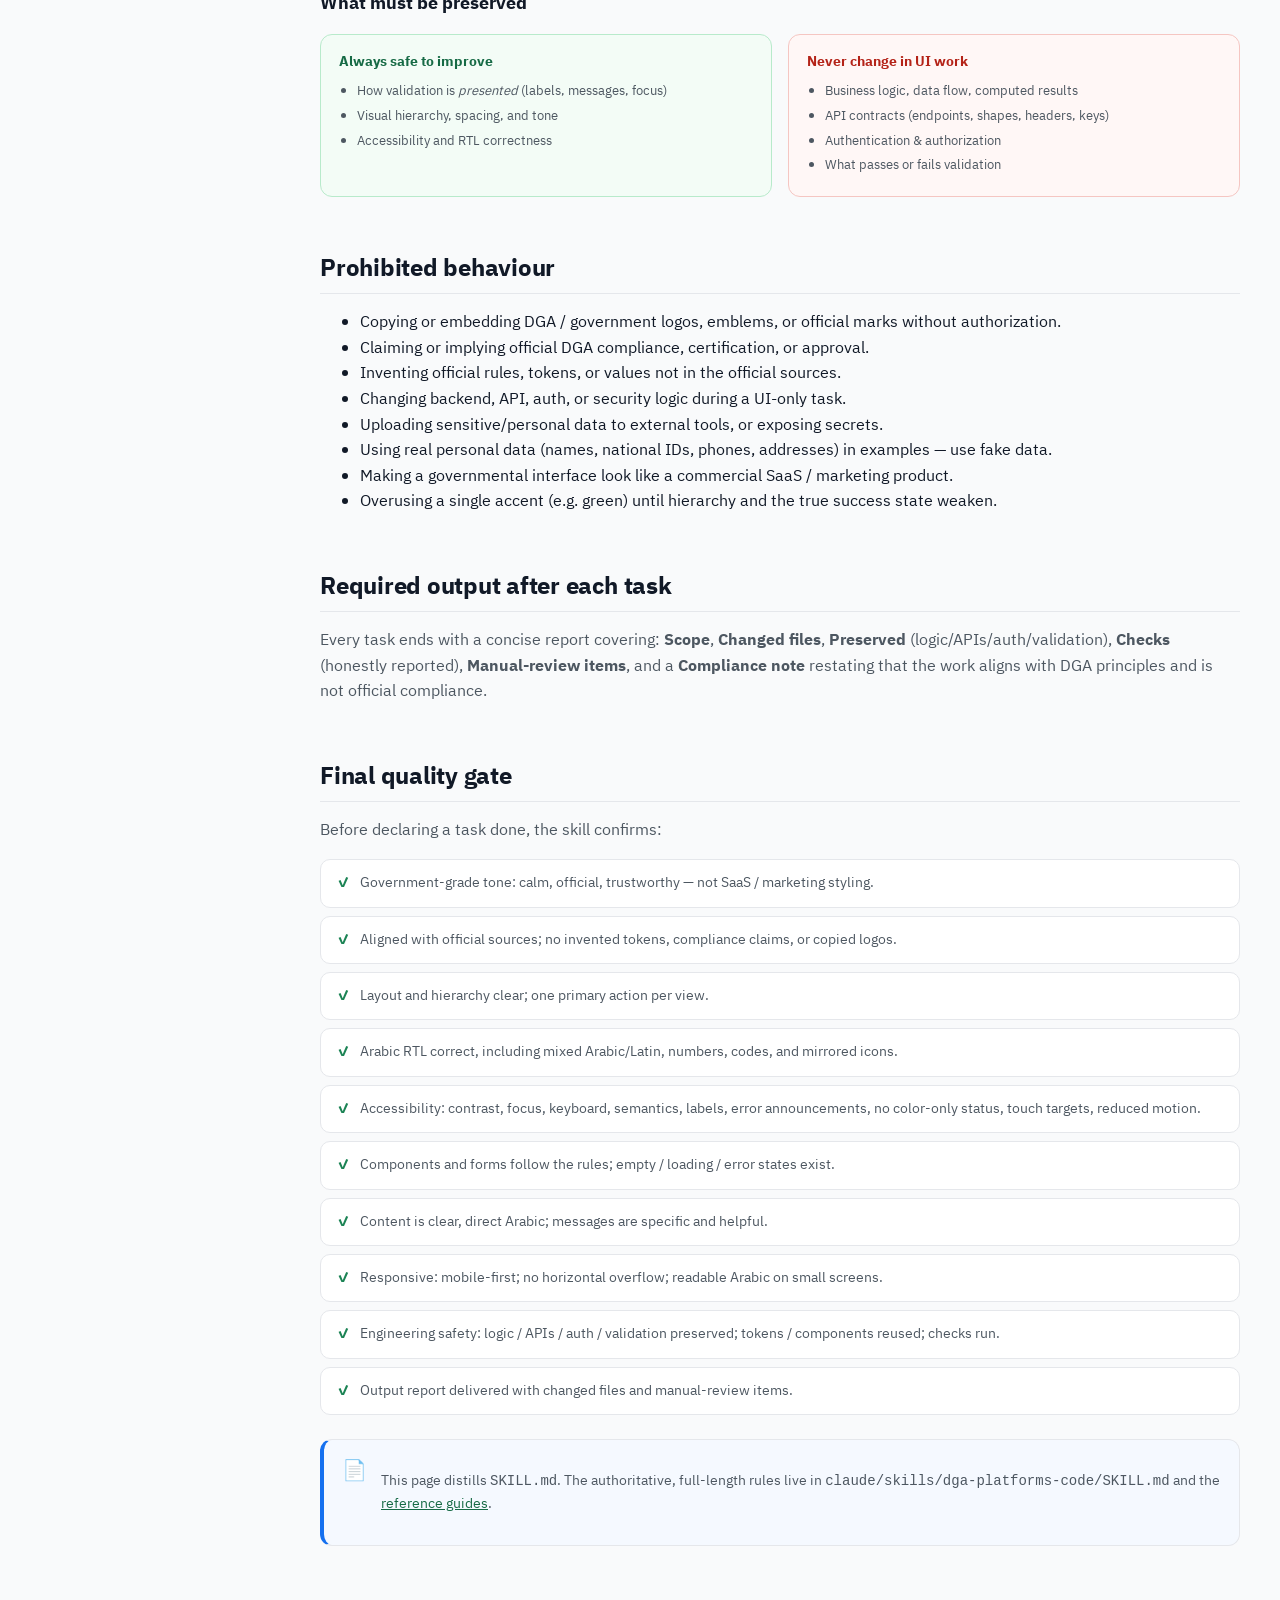
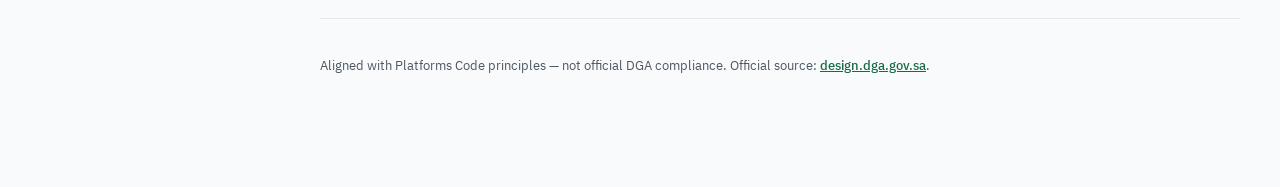
<file: docs/pages/overview.html>
<!DOCTYPE html>
<html lang="en" dir="ltr">
<head>
  <meta charset="UTF-8" />
  <meta name="viewport" content="width=device-width, initial-scale=1.0" />
  <title>Overview — DGA Platforms Code Skill</title>
  <meta name="description" content="Purpose, activation triggers, the mandatory workflow, prohibited behaviour, and the final quality gate for the DGA Platforms Code Skill." />
  <link rel="stylesheet" href="../assets/css/docs.css" />
  <link rel="preconnect" href="https://fonts.googleapis.com" />
  <link href="https://fonts.googleapis.com/css2?family=IBM+Plex+Sans+Arabic:wght@400;500;600;700&display=swap" rel="stylesheet" />
</head>
<body>
  <header class="doc-topbar">
    <span class="doc-topbar__brand">DGA Platforms Code</span>
    <button class="doc-menu-btn" data-menu-btn aria-label="Toggle navigation">☰ Menu</button>
  </header>

  <div class="doc-shell">
    <aside class="doc-sidebar">
      <a class="doc-brand" href="../index.html" style="text-decoration:none;color:inherit">
        <span class="doc-brand__name">DGA Platforms Code</span>
        <span class="doc-brand__tag">Claude Skill · كود المنصات</span>
        <span class="doc-brand__badge">v1.7.0 · documentation</span>
      </a>
      <nav class="doc-nav" aria-label="Documentation">
        <a href="../index.html">Home</a>
        <div class="doc-nav__group">Getting started</div>
        <a href="overview.html" aria-current="page">Overview</a>
        <a href="principles.html">Design principles</a>
        <div class="doc-nav__group">Foundations</div>
        <a href="tokens.html">Design tokens</a>
        <a href="theming.html">Theming</a>
        <div class="doc-nav__group">Component library</div>
        <a href="components.html">Components</a>
        <a href="charts.html">Charts &amp; data viz</a>
        <div class="doc-nav__group">Guidance</div>
        <a href="references.html">Reference guides</a>
        <a href="rtl-accessibility.html">RTL &amp; accessibility</a>
        <div class="doc-nav__group">Build with it</div>
        <a href="templates.html">Templates &amp; examples</a>
        <a href="prompts.html">Prompts</a>
      </nav>
    </aside>

    <main class="doc-main">
      <div class="doc-container">
        <p class="doc-eyebrow">Getting started</p>
        <h1>Overview</h1>
        <p class="doc-lead">The DGA Platforms Code Skill is <strong>directive</strong>. It tells Claude
          how to design and review Saudi government / semi-government interfaces so they are official,
          trustworthy, accessible, Arabic-RTL-correct, service-oriented, and consistent — while keeping
          the existing system safe and working.</p>

        <h2>Purpose</h2>
        <p>Help produce and review interfaces aligned with the DGA Platforms Code / National Design
          System. <em>Aligned</em> means: government-grade tone, accessible, RTL-correct, service-first,
          consistent, and engineered without breaking business logic, APIs, authentication,
          authorization, or validation.</p>
        <div class="doc-callout doc-callout--boundary">
          <span class="doc-callout__icon">⚖️</span>
          <p class="doc-callout__body"><strong>This skill aligns with DGA principles. It does not make
            an interface officially compliant.</strong> Official compliance requires formal review by
            the responsible entity. Never claim or imply official DGA compliance.</p>
        </div>

        <h3>Verified Platforms Code principles</h3>
        <p>Grounded in the Platforms Code Guide v1.0:</p>
        <ul>
          <li>Platforms Code is a <strong>national reference</strong> for designing and developing
            government platform interfaces.</li>
          <li>It supports consistency, unified UI guidance, digital inclusion, and quality improvement.</li>
          <li>It serves three beneficiary groups: <strong>designers, developers, and product
            managers</strong>.</li>
          <li>It preserves accessibility and <strong>WCAG-aware</strong> implementation (target WCAG
            2.1 AA).</li>
        </ul>

        <h2>When to activate</h2>
        <p>Activate when the task involves any of:</p>
        <div class="doc-pill-row">
          <span class="doc-pill">Government / semi-gov UI</span>
          <span class="doc-pill">React · Tailwind</span>
          <span class="doc-pill">Arabic RTL interfaces</span>
          <span class="doc-pill">Service landing &amp; selection</span>
          <span class="doc-pill">Multi-step service flows</span>
          <span class="doc-pill">Forms &amp; inputs</span>
          <span class="doc-pill">Upload → review → result</span>
          <span class="doc-pill">Dashboards</span>
          <span class="doc-pill">Admin / verification / case management</span>
          <span class="doc-pill">Government-grade UX review</span>
        </div>
        <p class="doc-section-note">If the task is purely backend, data, or infrastructure with no UI
          surface, the skill does not apply.</p>

        <h2>The mandatory workflow</h2>
        <p>The skill enforces an ordered workflow before any code is edited — no skipping to edits.</p>
        <table class="doc-table">
          <thead><tr><th style="width:42px">#</th><th>Step</th><th>What it means</th></tr></thead>
          <tbody>
            <tr><td>1</td><td>Inspect the project</td><td>Read relevant files; identify framework, routing, styling stack, tokens, and conventions.</td></tr>
            <tr><td>2</td><td>Locate the seams</td><td>Find where UI ends and business logic, APIs, auth, and validation begin — and preserve them.</td></tr>
            <tr><td>3</td><td>Read the references</td><td>Pull only the relevant <code>references/</code> guides for the task.</td></tr>
            <tr><td>4</td><td>Confirm scope</td><td>State what will and will not change. UI-only tasks stay UI-only.</td></tr>
            <tr><td>5</td><td>Plan incrementally</td><td>Smallest coherent change; reuse existing components and tokens first.</td></tr>
            <tr><td>6</td><td>Implement, then verify</td><td>Make the change, then run available checks.</td></tr>
            <tr><td>7</td><td>Summarize</td><td>Report changed files and remaining manual-review items.</td></tr>
          </tbody>
        </table>

        <h3>What must be preserved</h3>
        <div class="doc-do-dont">
          <div class="doc-do">
            <h4>Always safe to improve</h4>
            <ul>
              <li>How validation is <em>presented</em> (labels, messages, focus)</li>
              <li>Visual hierarchy, spacing, and tone</li>
              <li>Accessibility and RTL correctness</li>
            </ul>
          </div>
          <div class="doc-dont">
            <h4>Never change in UI work</h4>
            <ul>
              <li>Business logic, data flow, computed results</li>
              <li>API contracts (endpoints, shapes, headers, keys)</li>
              <li>Authentication &amp; authorization</li>
              <li>What passes or fails validation</li>
            </ul>
          </div>
        </div>

        <h2>Prohibited behaviour</h2>
        <ul>
          <li>Copying or embedding DGA / government logos, emblems, or official marks without authorization.</li>
          <li>Claiming or implying official DGA compliance, certification, or approval.</li>
          <li>Inventing official rules, tokens, or values not in the official sources.</li>
          <li>Changing backend, API, auth, or security logic during a UI-only task.</li>
          <li>Uploading sensitive/personal data to external tools, or exposing secrets.</li>
          <li>Using real personal data (names, national IDs, phones, addresses) in examples — use fake data.</li>
          <li>Making a governmental interface look like a commercial SaaS / marketing product.</li>
          <li>Overusing a single accent (e.g. green) until hierarchy and the true success state weaken.</li>
        </ul>

        <h2>Required output after each task</h2>
        <p>Every task ends with a concise report covering: <strong>Scope</strong>,
          <strong>Changed files</strong>, <strong>Preserved</strong> (logic/APIs/auth/validation),
          <strong>Checks</strong> (honestly reported), <strong>Manual-review items</strong>, and a
          <strong>Compliance note</strong> restating that the work aligns with DGA principles and is not
          official compliance.</p>

        <h2>Final quality gate</h2>
        <p>Before declaring a task done, the skill confirms:</p>
        <ul class="doc-checklist">
          <li>Government-grade tone: calm, official, trustworthy — not SaaS / marketing styling.</li>
          <li>Aligned with official sources; no invented tokens, compliance claims, or copied logos.</li>
          <li>Layout and hierarchy clear; one primary action per view.</li>
          <li>Arabic RTL correct, including mixed Arabic/Latin, numbers, codes, and mirrored icons.</li>
          <li>Accessibility: contrast, focus, keyboard, semantics, labels, error announcements, no color-only status, touch targets, reduced motion.</li>
          <li>Components and forms follow the rules; empty / loading / error states exist.</li>
          <li>Content is clear, direct Arabic; messages are specific and helpful.</li>
          <li>Responsive: mobile-first; no horizontal overflow; readable Arabic on small screens.</li>
          <li>Engineering safety: logic / APIs / auth / validation preserved; tokens / components reused; checks run.</li>
          <li>Output report delivered with changed files and manual-review items.</li>
        </ul>

        <div class="doc-callout doc-callout--info">
          <span class="doc-callout__icon">📄</span>
          <p class="doc-callout__body">This page distills <code>SKILL.md</code>. The authoritative,
            full-length rules live in
            <code>claude/skills/dga-platforms-code/SKILL.md</code> and the
            <a href="references.html">reference guides</a>.</p>
        </div>

        <footer class="doc-footer">
          <p>Aligned with Platforms Code principles — not official DGA compliance.
            Official source: <a href="https://design.dga.gov.sa/">design.dga.gov.sa</a>.</p>
        </footer>
      </div>
    </main>
  </div>
  <script src="../assets/js/docs.js"></script>
</body>
</html>
</file>
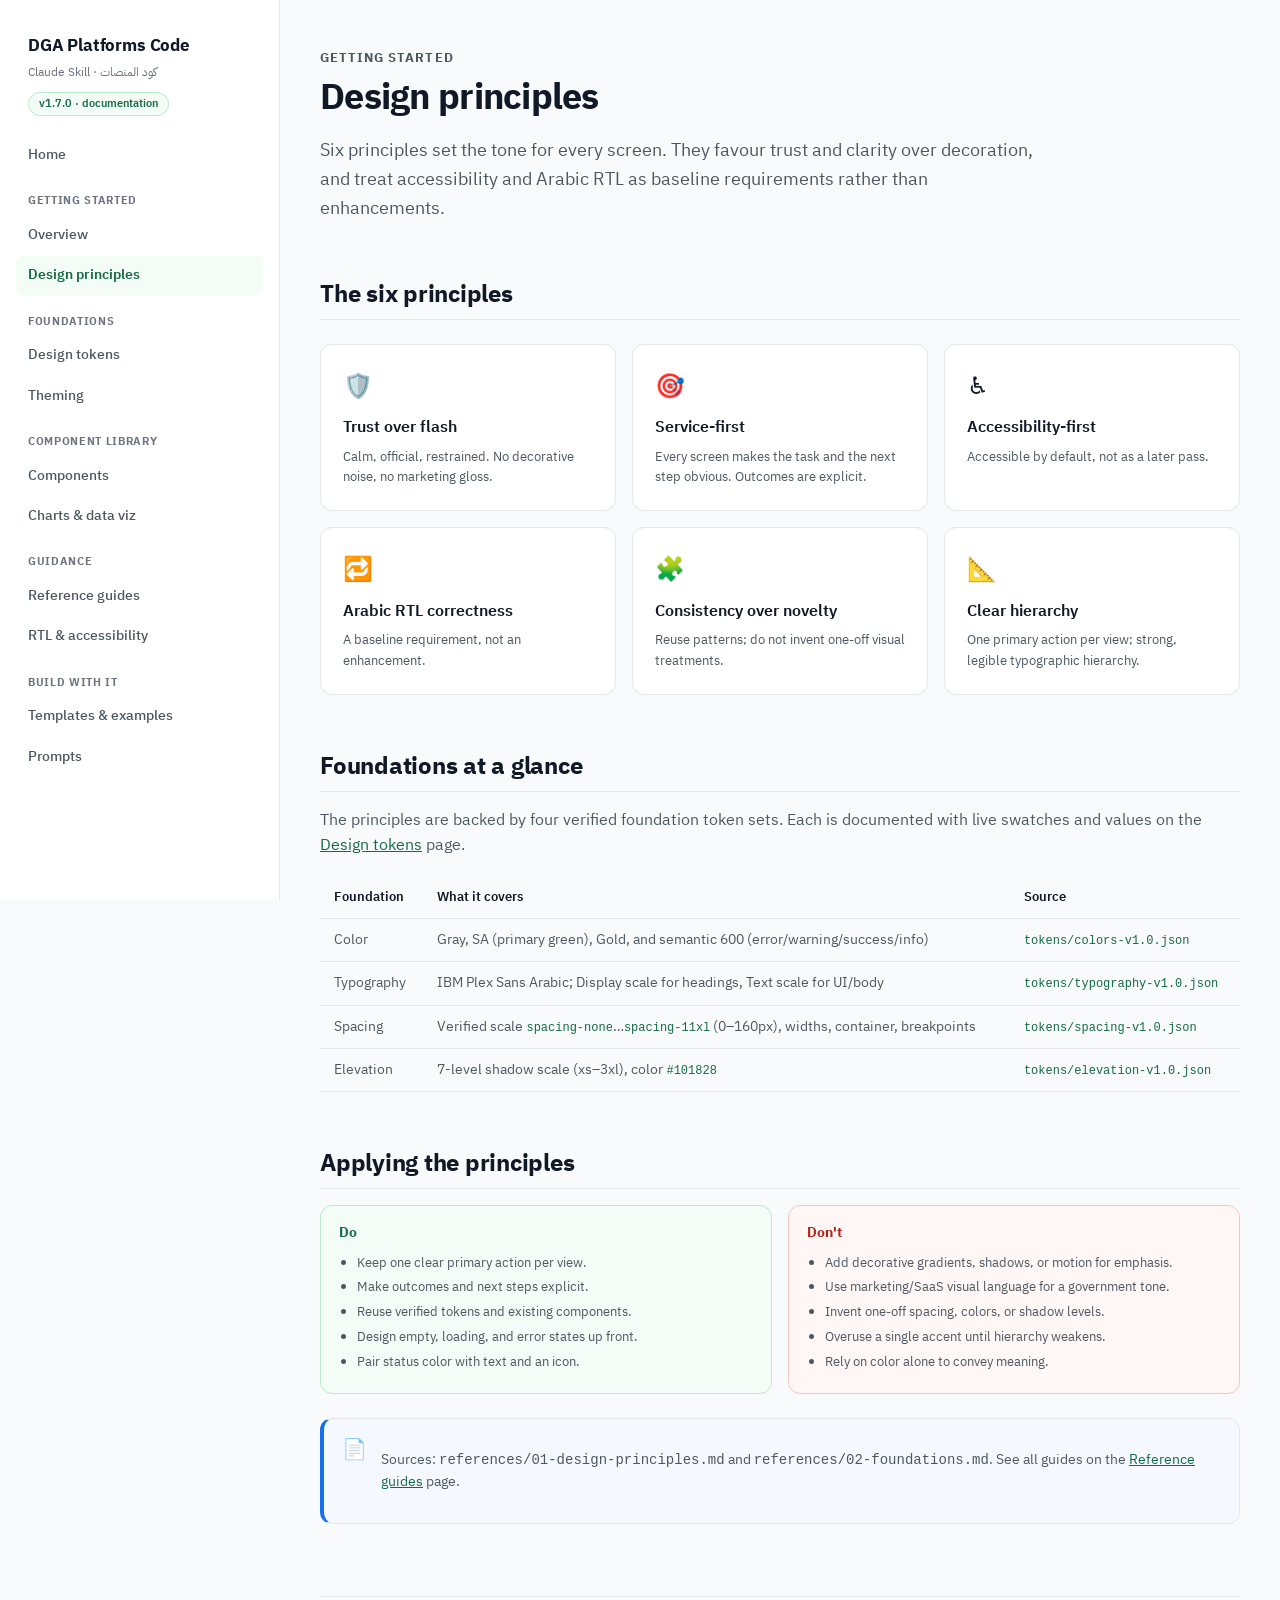
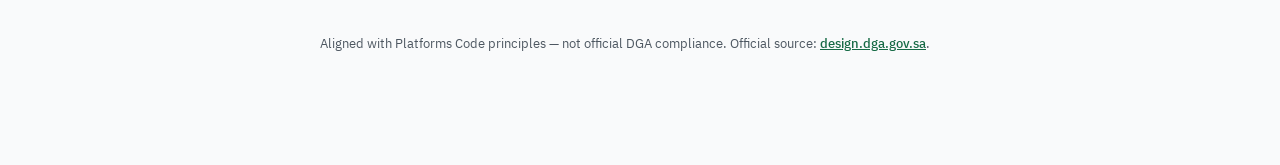
<file: docs/pages/principles.html>
<!DOCTYPE html>
<html lang="en" dir="ltr">
<head>
  <meta charset="UTF-8" />
  <meta name="viewport" content="width=device-width, initial-scale=1.0" />
  <title>Design principles — DGA Platforms Code Skill</title>
  <meta name="description" content="Government-grade design principles and foundations: trust, service-first, accessibility-first, consistency, and clear hierarchy." />
  <link rel="stylesheet" href="../assets/css/docs.css" />
  <link rel="preconnect" href="https://fonts.googleapis.com" />
  <link href="https://fonts.googleapis.com/css2?family=IBM+Plex+Sans+Arabic:wght@400;500;600;700&display=swap" rel="stylesheet" />
</head>
<body>
  <header class="doc-topbar">
    <span class="doc-topbar__brand">DGA Platforms Code</span>
    <button class="doc-menu-btn" data-menu-btn aria-label="Toggle navigation">☰ Menu</button>
  </header>

  <div class="doc-shell">
    <aside class="doc-sidebar">
      <a class="doc-brand" href="../index.html" style="text-decoration:none;color:inherit">
        <span class="doc-brand__name">DGA Platforms Code</span>
        <span class="doc-brand__tag">Claude Skill · كود المنصات</span>
        <span class="doc-brand__badge">v1.7.0 · documentation</span>
      </a>
      <nav class="doc-nav" aria-label="Documentation">
        <a href="../index.html">Home</a>
        <div class="doc-nav__group">Getting started</div>
        <a href="overview.html">Overview</a>
        <a href="principles.html" aria-current="page">Design principles</a>
        <div class="doc-nav__group">Foundations</div>
        <a href="tokens.html">Design tokens</a>
        <a href="theming.html">Theming</a>
        <div class="doc-nav__group">Component library</div>
        <a href="components.html">Components</a>
        <a href="charts.html">Charts &amp; data viz</a>
        <div class="doc-nav__group">Guidance</div>
        <a href="references.html">Reference guides</a>
        <a href="rtl-accessibility.html">RTL &amp; accessibility</a>
        <div class="doc-nav__group">Build with it</div>
        <a href="templates.html">Templates &amp; examples</a>
        <a href="prompts.html">Prompts</a>
      </nav>
    </aside>

    <main class="doc-main">
      <div class="doc-container">
        <p class="doc-eyebrow">Getting started</p>
        <h1>Design principles</h1>
        <p class="doc-lead">Six principles set the tone for every screen. They favour trust and clarity
          over decoration, and treat accessibility and Arabic RTL as baseline requirements rather than
          enhancements.</p>

        <h2>The six principles</h2>
        <div class="doc-cards">
          <div class="doc-card">
            <div class="doc-card__icon">🛡️</div>
            <div class="doc-card__title">Trust over flash</div>
            <p class="doc-card__desc">Calm, official, restrained. No decorative noise, no marketing gloss.</p>
          </div>
          <div class="doc-card">
            <div class="doc-card__icon">🎯</div>
            <div class="doc-card__title">Service-first</div>
            <p class="doc-card__desc">Every screen makes the task and the next step obvious. Outcomes are explicit.</p>
          </div>
          <div class="doc-card">
            <div class="doc-card__icon">♿</div>
            <div class="doc-card__title">Accessibility-first</div>
            <p class="doc-card__desc">Accessible by default, not as a later pass.</p>
          </div>
          <div class="doc-card">
            <div class="doc-card__icon">🔁</div>
            <div class="doc-card__title">Arabic RTL correctness</div>
            <p class="doc-card__desc">A baseline requirement, not an enhancement.</p>
          </div>
          <div class="doc-card">
            <div class="doc-card__icon">🧩</div>
            <div class="doc-card__title">Consistency over novelty</div>
            <p class="doc-card__desc">Reuse patterns; do not invent one-off visual treatments.</p>
          </div>
          <div class="doc-card">
            <div class="doc-card__icon">📐</div>
            <div class="doc-card__title">Clear hierarchy</div>
            <p class="doc-card__desc">One primary action per view; strong, legible typographic hierarchy.</p>
          </div>
        </div>

        <h2>Foundations at a glance</h2>
        <p>The principles are backed by four verified foundation token sets. Each is documented with
          live swatches and values on the <a href="tokens.html">Design tokens</a> page.</p>
        <table class="doc-table">
          <thead><tr><th>Foundation</th><th>What it covers</th><th>Source</th></tr></thead>
          <tbody>
            <tr><td>Color</td><td>Gray, SA (primary green), Gold, and semantic 600 (error/warning/success/info)</td><td><code>tokens/colors-v1.0.json</code></td></tr>
            <tr><td>Typography</td><td>IBM Plex Sans Arabic; Display scale for headings, Text scale for UI/body</td><td><code>tokens/typography-v1.0.json</code></td></tr>
            <tr><td>Spacing</td><td>Verified scale <code>spacing-none</code>…<code>spacing-11xl</code> (0–160px), widths, container, breakpoints</td><td><code>tokens/spacing-v1.0.json</code></td></tr>
            <tr><td>Elevation</td><td>7-level shadow scale (xs–3xl), color <code>#101828</code></td><td><code>tokens/elevation-v1.0.json</code></td></tr>
          </tbody>
        </table>

        <h2>Applying the principles</h2>
        <div class="doc-do-dont">
          <div class="doc-do">
            <h4>Do</h4>
            <ul>
              <li>Keep one clear primary action per view.</li>
              <li>Make outcomes and next steps explicit.</li>
              <li>Reuse verified tokens and existing components.</li>
              <li>Design empty, loading, and error states up front.</li>
              <li>Pair status color with text and an icon.</li>
            </ul>
          </div>
          <div class="doc-dont">
            <h4>Don't</h4>
            <ul>
              <li>Add decorative gradients, shadows, or motion for emphasis.</li>
              <li>Use marketing/SaaS visual language for a government tone.</li>
              <li>Invent one-off spacing, colors, or shadow levels.</li>
              <li>Overuse a single accent until hierarchy weakens.</li>
              <li>Rely on color alone to convey meaning.</li>
            </ul>
          </div>
        </div>

        <div class="doc-callout doc-callout--info">
          <span class="doc-callout__icon">📄</span>
          <p class="doc-callout__body">Sources: <code>references/01-design-principles.md</code> and
            <code>references/02-foundations.md</code>. See all guides on the
            <a href="references.html">Reference guides</a> page.</p>
        </div>

        <footer class="doc-footer">
          <p>Aligned with Platforms Code principles — not official DGA compliance.
            Official source: <a href="https://design.dga.gov.sa/">design.dga.gov.sa</a>.</p>
        </footer>
      </div>
    </main>
  </div>
  <script src="../assets/js/docs.js"></script>
</body>
</html>
</file>
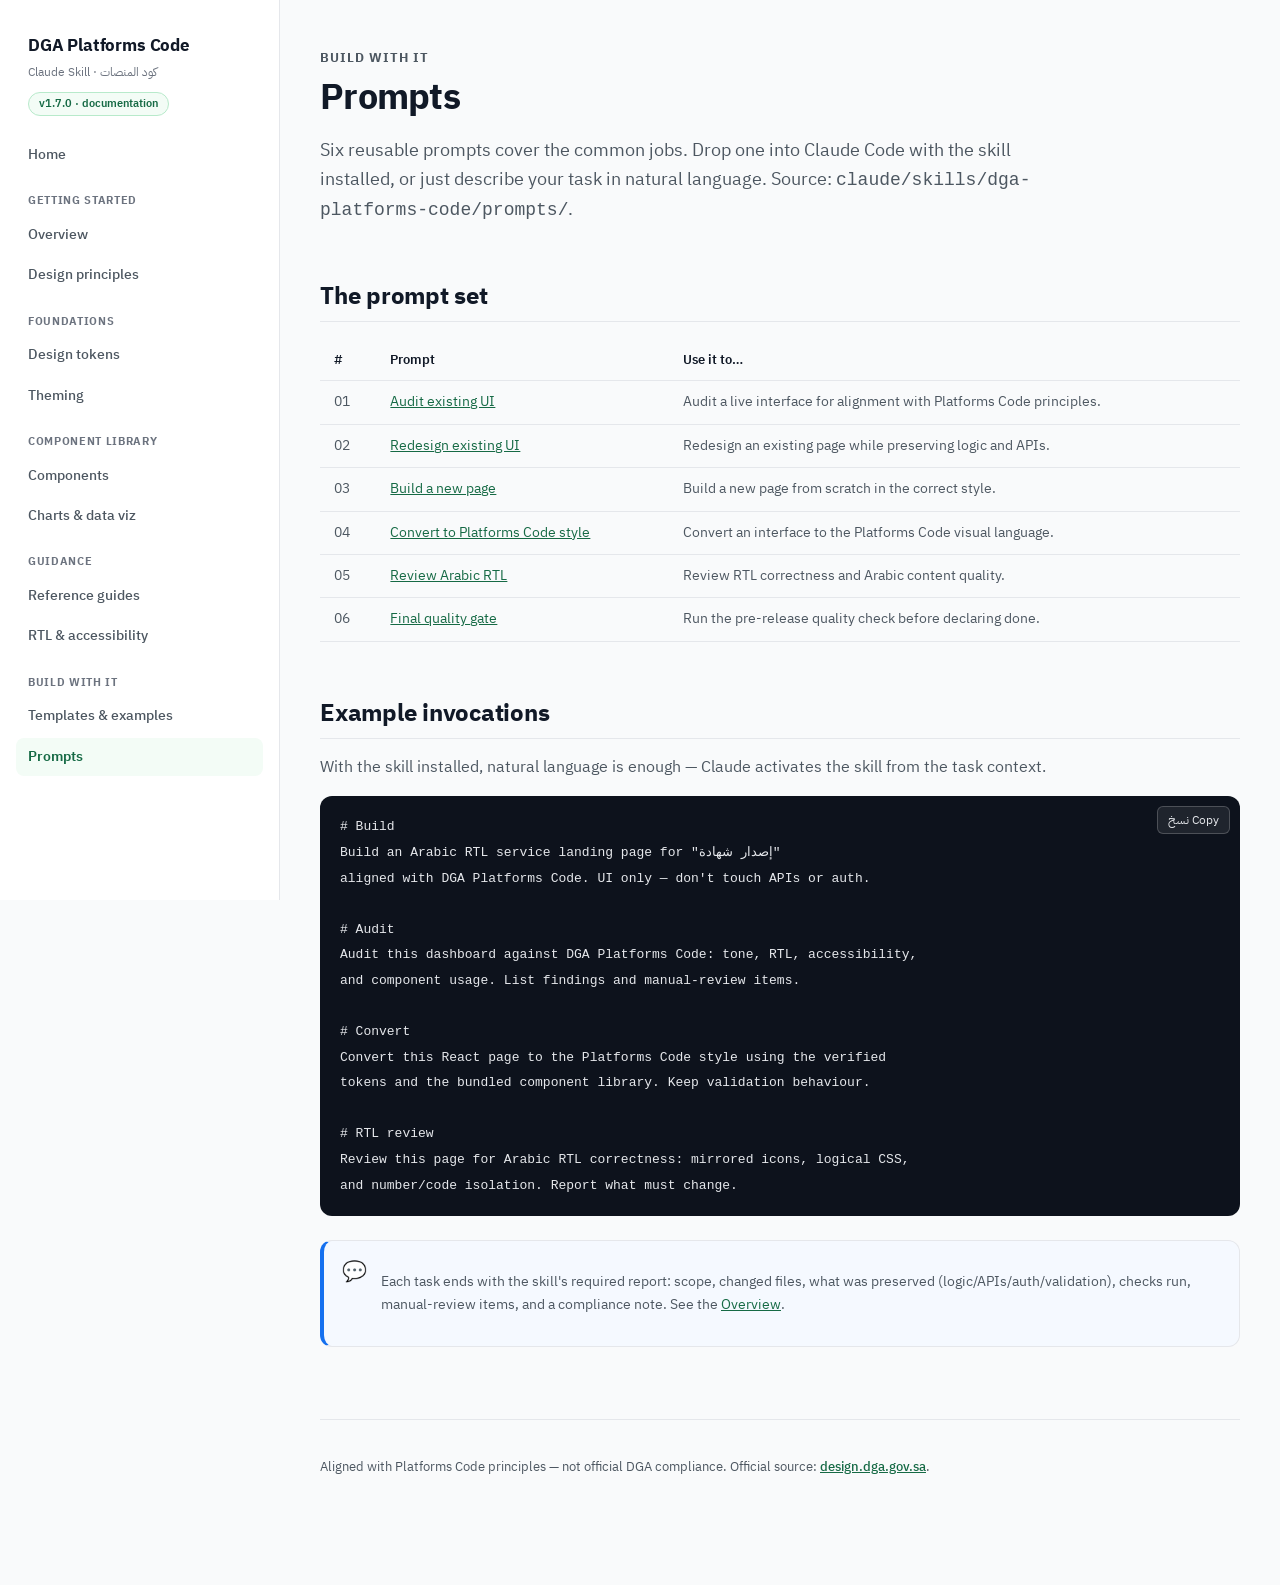
<file: docs/pages/prompts.html>
<!DOCTYPE html>
<html lang="en" dir="ltr">
<head>
  <meta charset="UTF-8" />
  <meta name="viewport" content="width=device-width, initial-scale=1.0" />
  <title>Prompts — DGA Platforms Code Skill</title>
  <meta name="description" content="Reusable Claude Code prompts for the DGA Platforms Code Skill: audit, redesign, build, convert, RTL review, and final quality gate." />
  <link rel="stylesheet" href="../assets/css/docs.css" />
  <link rel="preconnect" href="https://fonts.googleapis.com" />
  <link href="https://fonts.googleapis.com/css2?family=IBM+Plex+Sans+Arabic:wght@400;500;600;700&display=swap" rel="stylesheet" />
</head>
<body>
  <header class="doc-topbar">
    <span class="doc-topbar__brand">DGA Platforms Code</span>
    <button class="doc-menu-btn" data-menu-btn aria-label="Toggle navigation">☰ Menu</button>
  </header>

  <div class="doc-shell">
    <aside class="doc-sidebar">
      <a class="doc-brand" href="../index.html" style="text-decoration:none;color:inherit">
        <span class="doc-brand__name">DGA Platforms Code</span>
        <span class="doc-brand__tag">Claude Skill · كود المنصات</span>
        <span class="doc-brand__badge">v1.7.0 · documentation</span>
      </a>
      <nav class="doc-nav" aria-label="Documentation">
        <a href="../index.html">Home</a>
        <div class="doc-nav__group">Getting started</div>
        <a href="overview.html">Overview</a>
        <a href="principles.html">Design principles</a>
        <div class="doc-nav__group">Foundations</div>
        <a href="tokens.html">Design tokens</a>
        <a href="theming.html">Theming</a>
        <div class="doc-nav__group">Component library</div>
        <a href="components.html">Components</a>
        <a href="charts.html">Charts &amp; data viz</a>
        <div class="doc-nav__group">Guidance</div>
        <a href="references.html">Reference guides</a>
        <a href="rtl-accessibility.html">RTL &amp; accessibility</a>
        <div class="doc-nav__group">Build with it</div>
        <a href="templates.html">Templates &amp; examples</a>
        <a href="prompts.html" aria-current="page">Prompts</a>
      </nav>
    </aside>

    <main class="doc-main">
      <div class="doc-container">
        <p class="doc-eyebrow">Build with it</p>
        <h1>Prompts</h1>
        <p class="doc-lead">Six reusable prompts cover the common jobs. Drop one into Claude Code with
          the skill installed, or just describe your task in natural language. Source:
          <code>claude/skills/dga-platforms-code/prompts/</code>.</p>

        <h2>The prompt set</h2>
        <table class="doc-table">
          <thead><tr><th>#</th><th>Prompt</th><th>Use it to…</th></tr></thead>
          <tbody>
            <tr><td>01</td><td><a href="../../claude/skills/dga-platforms-code/prompts/01-audit-existing-ui.md">Audit existing UI</a></td><td>Audit a live interface for alignment with Platforms Code principles.</td></tr>
            <tr><td>02</td><td><a href="../../claude/skills/dga-platforms-code/prompts/02-redesign-existing-ui.md">Redesign existing UI</a></td><td>Redesign an existing page while preserving logic and APIs.</td></tr>
            <tr><td>03</td><td><a href="../../claude/skills/dga-platforms-code/prompts/03-build-new-page.md">Build a new page</a></td><td>Build a new page from scratch in the correct style.</td></tr>
            <tr><td>04</td><td><a href="../../claude/skills/dga-platforms-code/prompts/04-convert-to-platforms-code-style.md">Convert to Platforms Code style</a></td><td>Convert an interface to the Platforms Code visual language.</td></tr>
            <tr><td>05</td><td><a href="../../claude/skills/dga-platforms-code/prompts/05-review-arabic-rtl.md">Review Arabic RTL</a></td><td>Review RTL correctness and Arabic content quality.</td></tr>
            <tr><td>06</td><td><a href="../../claude/skills/dga-platforms-code/prompts/06-final-quality-gate.md">Final quality gate</a></td><td>Run the pre-release quality check before declaring done.</td></tr>
          </tbody>
        </table>

        <h2>Example invocations</h2>
        <p>With the skill installed, natural language is enough — Claude activates the skill from the
          task context.</p>
        <div class="doc-code"><pre><code># Build
Build an Arabic RTL service landing page for "إصدار شهادة"
aligned with DGA Platforms Code. UI only — don't touch APIs or auth.

# Audit
Audit this dashboard against DGA Platforms Code: tone, RTL, accessibility,
and component usage. List findings and manual-review items.

# Convert
Convert this React page to the Platforms Code style using the verified
tokens and the bundled component library. Keep validation behaviour.

# RTL review
Review this page for Arabic RTL correctness: mirrored icons, logical CSS,
and number/code isolation. Report what must change.</code></pre></div>

        <div class="doc-callout doc-callout--info">
          <span class="doc-callout__icon">💬</span>
          <p class="doc-callout__body">Each task ends with the skill's required report: scope, changed
            files, what was preserved (logic/APIs/auth/validation), checks run, manual-review items, and
            a compliance note. See the <a href="overview.html">Overview</a>.</p>
        </div>

        <footer class="doc-footer">
          <p>Aligned with Platforms Code principles — not official DGA compliance.
            Official source: <a href="https://design.dga.gov.sa/">design.dga.gov.sa</a>.</p>
        </footer>
      </div>
    </main>
  </div>
  <script src="../assets/js/docs.js"></script>
</body>
</html>
</file>
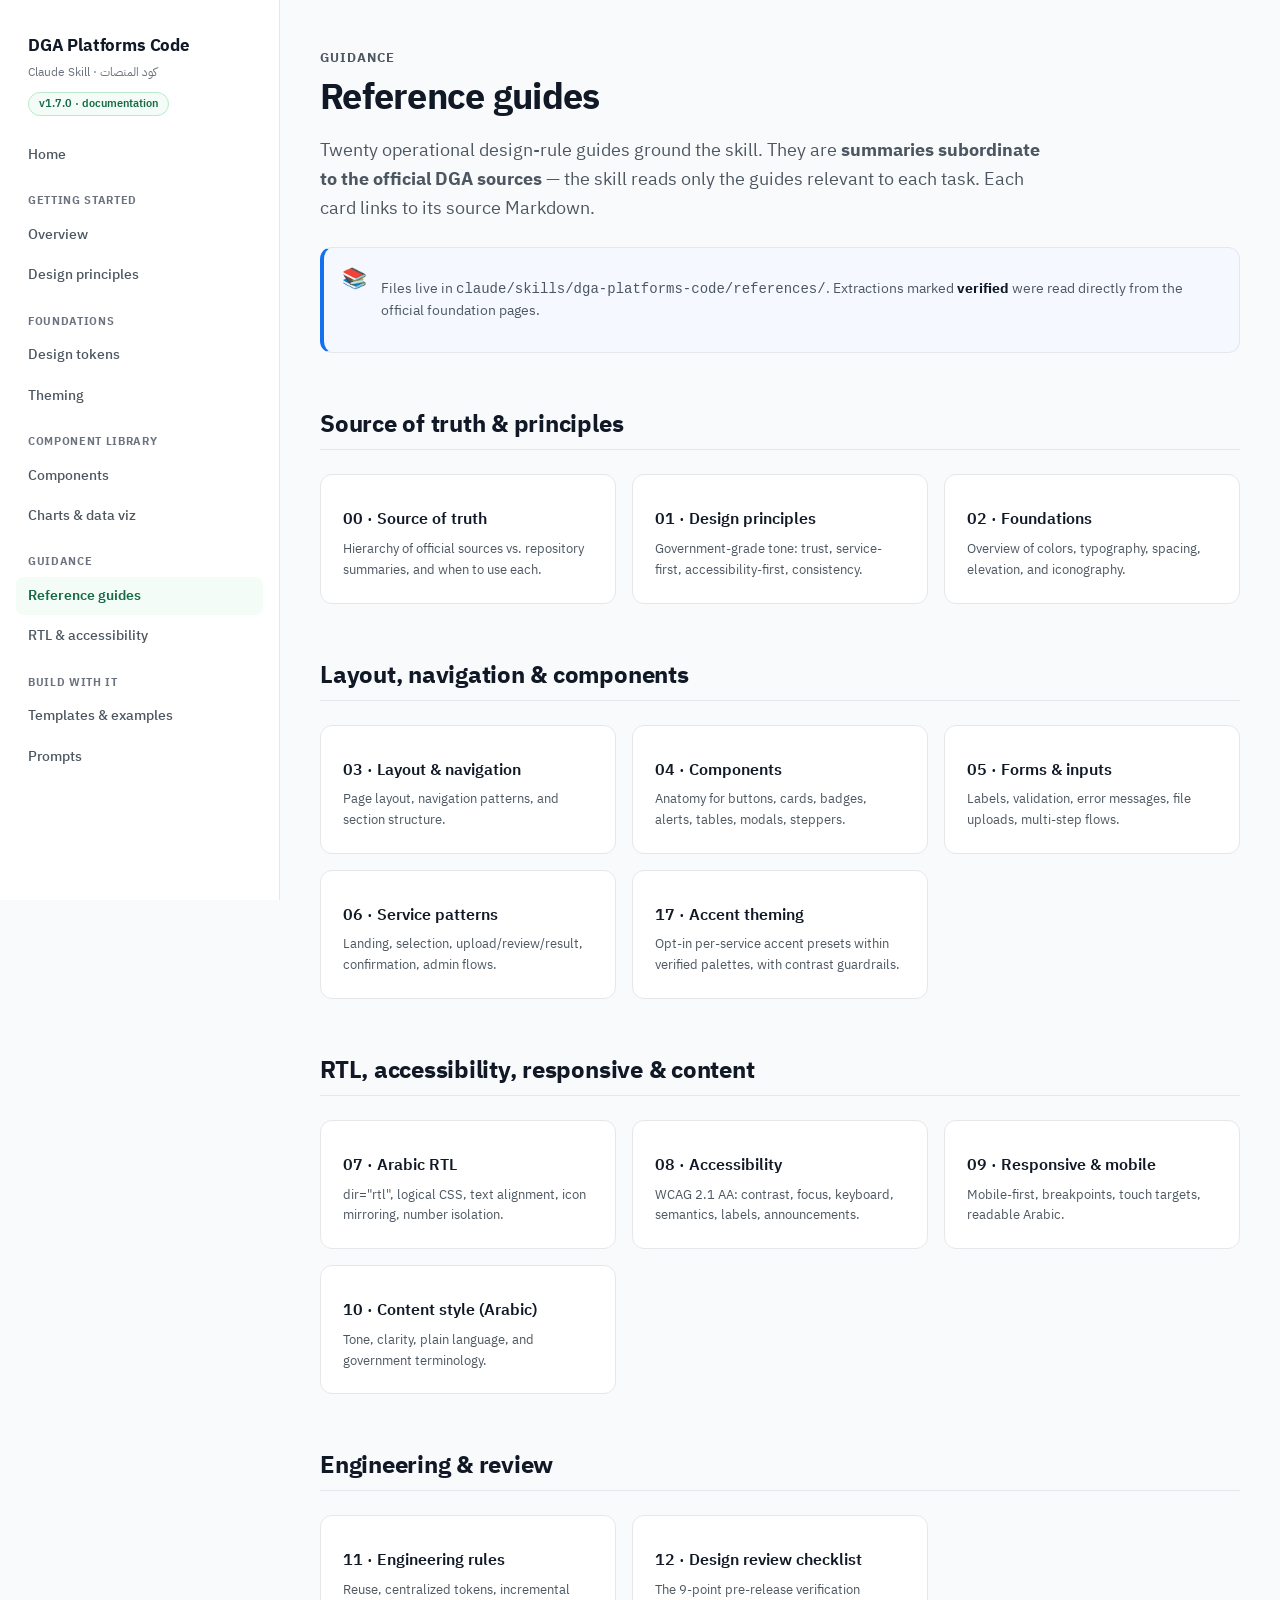
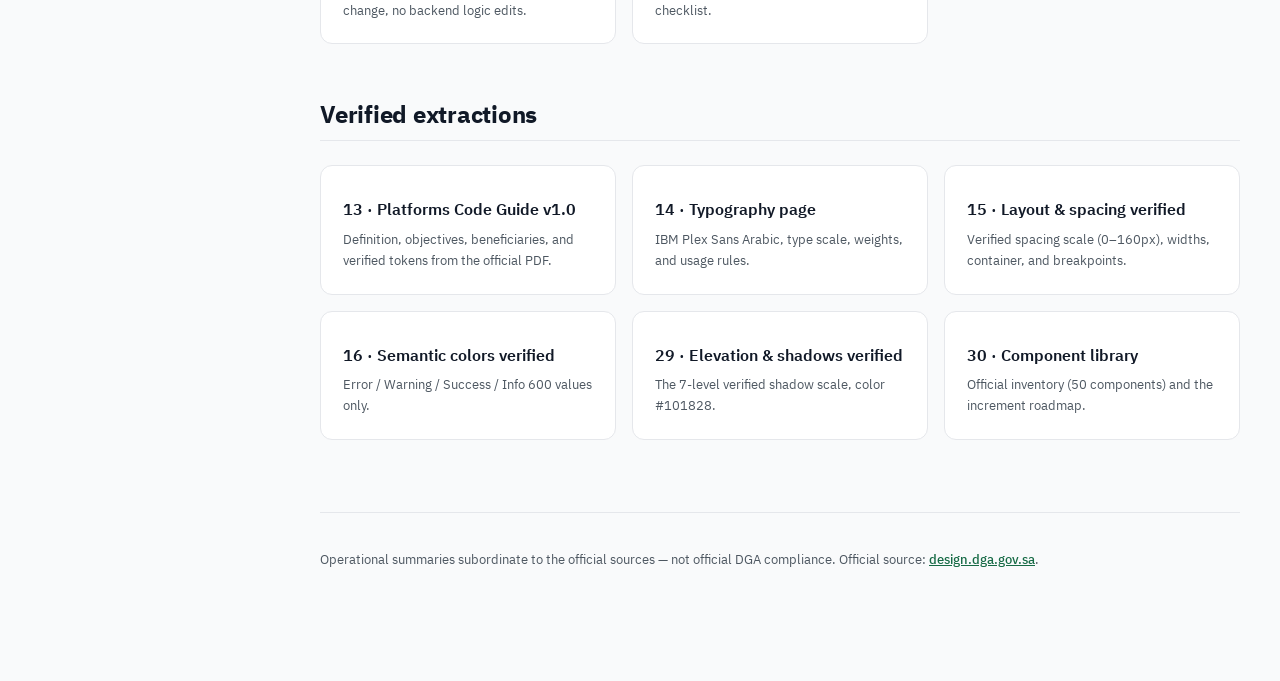
<file: docs/pages/references.html>
<!DOCTYPE html>
<html lang="en" dir="ltr">
<head>
  <meta charset="UTF-8" />
  <meta name="viewport" content="width=device-width, initial-scale=1.0" />
  <title>Reference guides — DGA Platforms Code Skill</title>
  <meta name="description" content="The 20 operational design-rule guides that ground the DGA Platforms Code Skill: principles, foundations, layout, components, accent theming, forms, service patterns, RTL, accessibility, and verified extractions." />
  <link rel="stylesheet" href="../assets/css/docs.css" />
  <link rel="preconnect" href="https://fonts.googleapis.com" />
  <link href="https://fonts.googleapis.com/css2?family=IBM+Plex+Sans+Arabic:wght@400;500;600;700&display=swap" rel="stylesheet" />
</head>
<body>
  <header class="doc-topbar">
    <span class="doc-topbar__brand">DGA Platforms Code</span>
    <button class="doc-menu-btn" data-menu-btn aria-label="Toggle navigation">☰ Menu</button>
  </header>

  <div class="doc-shell">
    <aside class="doc-sidebar">
      <a class="doc-brand" href="../index.html" style="text-decoration:none;color:inherit">
        <span class="doc-brand__name">DGA Platforms Code</span>
        <span class="doc-brand__tag">Claude Skill · كود المنصات</span>
        <span class="doc-brand__badge">v1.7.0 · documentation</span>
      </a>
      <nav class="doc-nav" aria-label="Documentation">
        <a href="../index.html">Home</a>
        <div class="doc-nav__group">Getting started</div>
        <a href="overview.html">Overview</a>
        <a href="principles.html">Design principles</a>
        <div class="doc-nav__group">Foundations</div>
        <a href="tokens.html">Design tokens</a>
        <a href="theming.html">Theming</a>
        <div class="doc-nav__group">Component library</div>
        <a href="components.html">Components</a>
        <a href="charts.html">Charts &amp; data viz</a>
        <div class="doc-nav__group">Guidance</div>
        <a href="references.html" aria-current="page">Reference guides</a>
        <a href="rtl-accessibility.html">RTL &amp; accessibility</a>
        <div class="doc-nav__group">Build with it</div>
        <a href="templates.html">Templates &amp; examples</a>
        <a href="prompts.html">Prompts</a>
      </nav>
    </aside>

    <main class="doc-main">
      <div class="doc-container">
        <p class="doc-eyebrow">Guidance</p>
        <h1>Reference guides</h1>
        <p class="doc-lead">Twenty operational design-rule guides ground the skill. They are
          <strong>summaries subordinate to the official DGA sources</strong> — the skill reads only the
          guides relevant to each task. Each card links to its source Markdown.</p>

        <div class="doc-callout doc-callout--info">
          <span class="doc-callout__icon">📚</span>
          <p class="doc-callout__body">Files live in
            <code>claude/skills/dga-platforms-code/references/</code>. Extractions marked
            <strong>verified</strong> were read directly from the official foundation pages.</p>
        </div>

        <h2>Source of truth &amp; principles</h2>
        <div class="doc-cards">
          <a class="doc-card" href="../../claude/skills/dga-platforms-code/references/00-source-of-truth.md"><div class="doc-card__title">00 · Source of truth</div><p class="doc-card__desc">Hierarchy of official sources vs. repository summaries, and when to use each.</p></a>
          <a class="doc-card" href="../../claude/skills/dga-platforms-code/references/01-design-principles.md"><div class="doc-card__title">01 · Design principles</div><p class="doc-card__desc">Government-grade tone: trust, service-first, accessibility-first, consistency.</p></a>
          <a class="doc-card" href="../../claude/skills/dga-platforms-code/references/02-foundations.md"><div class="doc-card__title">02 · Foundations</div><p class="doc-card__desc">Overview of colors, typography, spacing, elevation, and iconography.</p></a>
        </div>

        <h2>Layout, navigation &amp; components</h2>
        <div class="doc-cards">
          <a class="doc-card" href="../../claude/skills/dga-platforms-code/references/03-layout-and-navigation.md"><div class="doc-card__title">03 · Layout &amp; navigation</div><p class="doc-card__desc">Page layout, navigation patterns, and section structure.</p></a>
          <a class="doc-card" href="../../claude/skills/dga-platforms-code/references/04-components.md"><div class="doc-card__title">04 · Components</div><p class="doc-card__desc">Anatomy for buttons, cards, badges, alerts, tables, modals, steppers.</p></a>
          <a class="doc-card" href="../../claude/skills/dga-platforms-code/references/05-forms-and-inputs.md"><div class="doc-card__title">05 · Forms &amp; inputs</div><p class="doc-card__desc">Labels, validation, error messages, file uploads, multi-step flows.</p></a>
          <a class="doc-card" href="../../claude/skills/dga-platforms-code/references/06-service-patterns.md"><div class="doc-card__title">06 · Service patterns</div><p class="doc-card__desc">Landing, selection, upload/review/result, confirmation, admin flows.</p></a>
          <a class="doc-card" href="../../claude/skills/dga-platforms-code/references/17-accent-theming.md"><div class="doc-card__title">17 · Accent theming</div><p class="doc-card__desc">Opt-in per-service accent presets within verified palettes, with contrast guardrails.</p></a>
        </div>

        <h2>RTL, accessibility, responsive &amp; content</h2>
        <div class="doc-cards">
          <a class="doc-card" href="../../claude/skills/dga-platforms-code/references/07-arabic-rtl.md"><div class="doc-card__title">07 · Arabic RTL</div><p class="doc-card__desc">dir="rtl", logical CSS, text alignment, icon mirroring, number isolation.</p></a>
          <a class="doc-card" href="../../claude/skills/dga-platforms-code/references/08-accessibility.md"><div class="doc-card__title">08 · Accessibility</div><p class="doc-card__desc">WCAG 2.1 AA: contrast, focus, keyboard, semantics, labels, announcements.</p></a>
          <a class="doc-card" href="../../claude/skills/dga-platforms-code/references/09-responsive-mobile.md"><div class="doc-card__title">09 · Responsive &amp; mobile</div><p class="doc-card__desc">Mobile-first, breakpoints, touch targets, readable Arabic.</p></a>
          <a class="doc-card" href="../../claude/skills/dga-platforms-code/references/10-content-style-arabic.md"><div class="doc-card__title">10 · Content style (Arabic)</div><p class="doc-card__desc">Tone, clarity, plain language, and government terminology.</p></a>
        </div>

        <h2>Engineering &amp; review</h2>
        <div class="doc-cards">
          <a class="doc-card" href="../../claude/skills/dga-platforms-code/references/11-engineering-rules.md"><div class="doc-card__title">11 · Engineering rules</div><p class="doc-card__desc">Reuse, centralized tokens, incremental change, no backend logic edits.</p></a>
          <a class="doc-card" href="../../claude/skills/dga-platforms-code/references/12-design-review-checklist.md"><div class="doc-card__title">12 · Design review checklist</div><p class="doc-card__desc">The 9-point pre-release verification checklist.</p></a>
        </div>

        <h2>Verified extractions</h2>
        <div class="doc-cards">
          <a class="doc-card" href="../../claude/skills/dga-platforms-code/references/13-platforms-code-guide-v1.0-extraction.md"><div class="doc-card__title">13 · Platforms Code Guide v1.0</div><p class="doc-card__desc">Definition, objectives, beneficiaries, and verified tokens from the official PDF.</p></a>
          <a class="doc-card" href="../../claude/skills/dga-platforms-code/references/14-typography-page-extraction.md"><div class="doc-card__title">14 · Typography page</div><p class="doc-card__desc">IBM Plex Sans Arabic, type scale, weights, and usage rules.</p></a>
          <a class="doc-card" href="../../claude/skills/dga-platforms-code/references/15-layout-and-spacing-page-extraction.md"><div class="doc-card__title">15 · Layout &amp; spacing <span class="pc-badge">verified</span></div><p class="doc-card__desc">Verified spacing scale (0–160px), widths, container, and breakpoints.</p></a>
          <a class="doc-card" href="../../claude/skills/dga-platforms-code/references/16-semantic-colors-extraction.md"><div class="doc-card__title">16 · Semantic colors <span class="pc-badge">verified</span></div><p class="doc-card__desc">Error / Warning / Success / Info 600 values only.</p></a>
          <a class="doc-card" href="../../claude/skills/dga-platforms-code/references/29-elevation-and-shadows-extraction.md"><div class="doc-card__title">29 · Elevation &amp; shadows <span class="pc-badge">verified</span></div><p class="doc-card__desc">The 7-level verified shadow scale, color #101828.</p></a>
          <a class="doc-card" href="../../claude/skills/dga-platforms-code/references/30-component-library.md"><div class="doc-card__title">30 · Component library</div><p class="doc-card__desc">Official inventory (50 components) and the increment roadmap.</p></a>
        </div>

        <footer class="doc-footer">
          <p>Operational summaries subordinate to the official sources — not official DGA compliance.
            Official source: <a href="https://design.dga.gov.sa/">design.dga.gov.sa</a>.</p>
        </footer>
      </div>
    </main>
  </div>
  <script src="../assets/js/docs.js"></script>
</body>
</html>
</file>
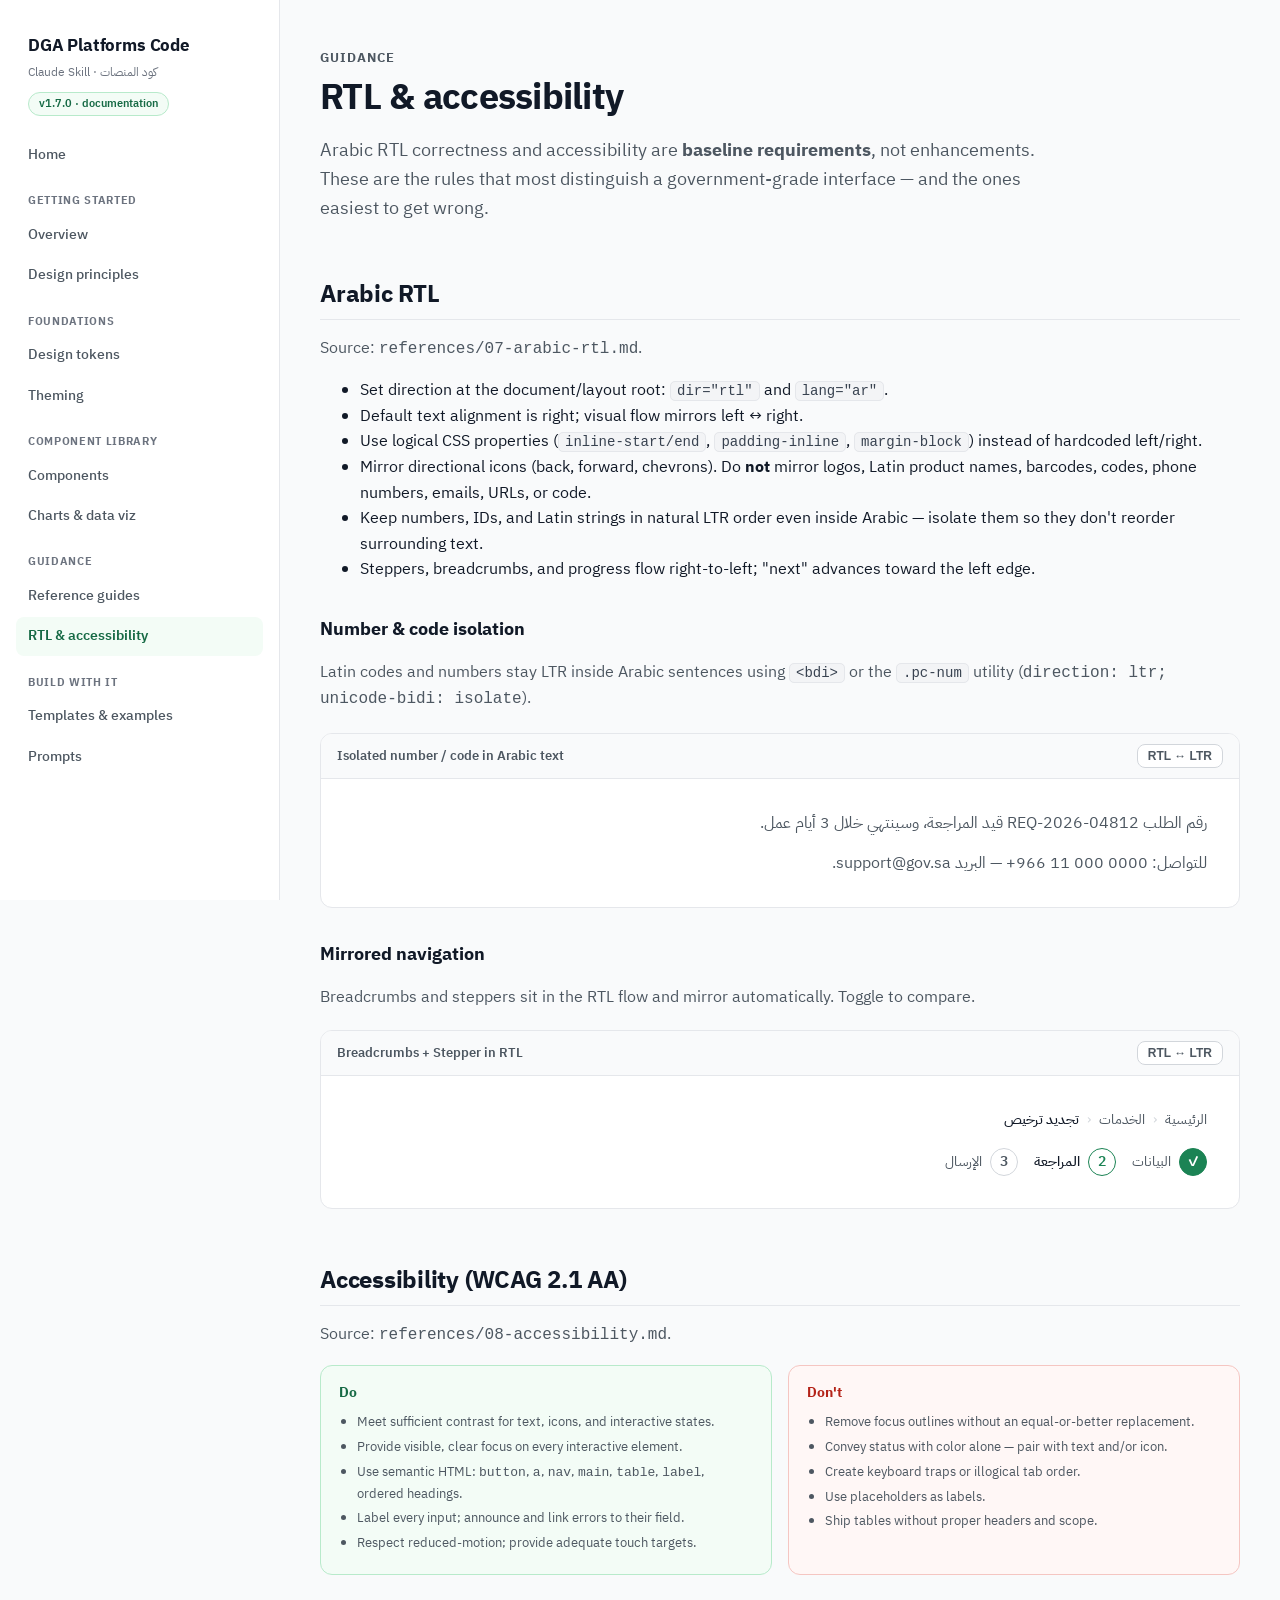
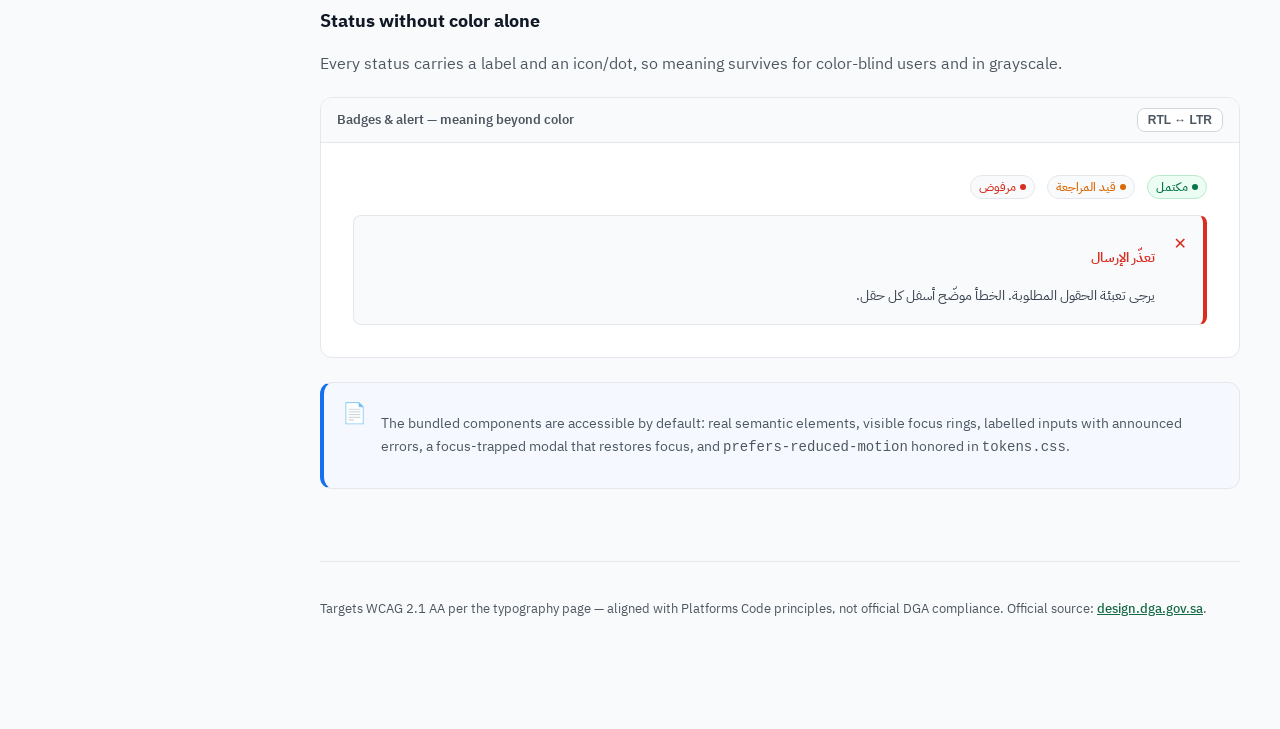
<file: docs/pages/rtl-accessibility.html>
<!DOCTYPE html>
<html lang="en" dir="ltr">
<head>
  <meta charset="UTF-8" />
  <meta name="viewport" content="width=device-width, initial-scale=1.0" />
  <title>RTL &amp; accessibility — DGA Platforms Code Skill</title>
  <meta name="description" content="Arabic RTL correctness and WCAG 2.1 AA accessibility rules for DGA Platforms Code interfaces: logical CSS, icon mirroring, number isolation, focus, keyboard, and color independence." />
  <link rel="stylesheet" href="../assets/css/docs.css" />
  <link rel="stylesheet" href="../../claude/skills/dga-platforms-code/components/tokens.css" />
  <link rel="stylesheet" href="../../claude/skills/dga-platforms-code/components/components.css" />
  <link rel="preconnect" href="https://fonts.googleapis.com" />
  <link href="https://fonts.googleapis.com/css2?family=IBM+Plex+Sans+Arabic:wght@400;500;600;700&display=swap" rel="stylesheet" />
</head>
<body>
  <header class="doc-topbar">
    <span class="doc-topbar__brand">DGA Platforms Code</span>
    <button class="doc-menu-btn" data-menu-btn aria-label="Toggle navigation">☰ Menu</button>
  </header>

  <div class="doc-shell">
    <aside class="doc-sidebar">
      <a class="doc-brand" href="../index.html" style="text-decoration:none;color:inherit">
        <span class="doc-brand__name">DGA Platforms Code</span>
        <span class="doc-brand__tag">Claude Skill · كود المنصات</span>
        <span class="doc-brand__badge">v1.7.0 · documentation</span>
      </a>
      <nav class="doc-nav" aria-label="Documentation">
        <a href="../index.html">Home</a>
        <div class="doc-nav__group">Getting started</div>
        <a href="overview.html">Overview</a>
        <a href="principles.html">Design principles</a>
        <div class="doc-nav__group">Foundations</div>
        <a href="tokens.html">Design tokens</a>
        <a href="theming.html">Theming</a>
        <div class="doc-nav__group">Component library</div>
        <a href="components.html">Components</a>
        <a href="charts.html">Charts &amp; data viz</a>
        <div class="doc-nav__group">Guidance</div>
        <a href="references.html">Reference guides</a>
        <a href="rtl-accessibility.html" aria-current="page">RTL &amp; accessibility</a>
        <div class="doc-nav__group">Build with it</div>
        <a href="templates.html">Templates &amp; examples</a>
        <a href="prompts.html">Prompts</a>
      </nav>
    </aside>

    <main class="doc-main">
      <div class="doc-container">
        <p class="doc-eyebrow">Guidance</p>
        <h1>RTL &amp; accessibility</h1>
        <p class="doc-lead">Arabic RTL correctness and accessibility are <strong>baseline
          requirements</strong>, not enhancements. These are the rules that most distinguish a
          government-grade interface — and the ones easiest to get wrong.</p>

        <h2>Arabic RTL</h2>
        <p>Source: <code>references/07-arabic-rtl.md</code>.</p>
        <ul>
          <li>Set direction at the document/layout root: <code class="doc-inline">dir="rtl"</code> and <code class="doc-inline">lang="ar"</code>.</li>
          <li>Default text alignment is right; visual flow mirrors left ↔ right.</li>
          <li>Use logical CSS properties (<code class="doc-inline">inline-start/end</code>, <code class="doc-inline">padding-inline</code>, <code class="doc-inline">margin-block</code>) instead of hardcoded left/right.</li>
          <li>Mirror directional icons (back, forward, chevrons). Do <strong>not</strong> mirror logos, Latin product names, barcodes, codes, phone numbers, emails, URLs, or code.</li>
          <li>Keep numbers, IDs, and Latin strings in natural LTR order even inside Arabic — isolate them so they don't reorder surrounding text.</li>
          <li>Steppers, breadcrumbs, and progress flow right-to-left; "next" advances toward the left edge.</li>
        </ul>

        <h3>Number &amp; code isolation</h3>
        <p>Latin codes and numbers stay LTR inside Arabic sentences using <code class="doc-inline">&lt;bdi&gt;</code> or the
          <code class="doc-inline">.pc-num</code> utility (<code>direction: ltr; unicode-bidi: isolate</code>).</p>
        <div class="doc-preview">
          <div class="doc-preview__bar"><span class="doc-preview__title">Isolated number / code in Arabic text</span><button class="doc-toggle-rtl" data-dir-toggle>RTL ↔ LTR</button></div>
          <div class="doc-preview__stage doc-preview__stage--column" dir="rtl" lang="ar" data-pc-root>
            <p style="margin:0">رقم الطلب <bdi class="pc-num">REQ-2026-04812</bdi> قيد المراجعة، وسينتهي خلال <bdi class="pc-num">3</bdi> أيام عمل.</p>
            <p style="margin:0">للتواصل: <bdi class="pc-num">+966 11 000 0000</bdi> — البريد <bdi>support@gov.sa</bdi>.</p>
          </div>
        </div>

        <h3>Mirrored navigation</h3>
        <p>Breadcrumbs and steppers sit in the RTL flow and mirror automatically. Toggle to compare.</p>
        <div class="doc-preview">
          <div class="doc-preview__bar"><span class="doc-preview__title">Breadcrumbs + Stepper in RTL</span><button class="doc-toggle-rtl" data-dir-toggle>RTL ↔ LTR</button></div>
          <div class="doc-preview__stage doc-preview__stage--column" dir="rtl" lang="ar" data-pc-root>
            <nav aria-label="مسار التصفح">
              <ol class="pc-breadcrumb">
                <li class="pc-breadcrumb__item"><a href="#">الرئيسية</a><span class="pc-breadcrumb__sep" aria-hidden="true">‹</span></li>
                <li class="pc-breadcrumb__item"><a href="#">الخدمات</a><span class="pc-breadcrumb__sep" aria-hidden="true">‹</span></li>
                <li class="pc-breadcrumb__item"><span aria-current="page">تجديد ترخيص</span></li>
              </ol>
            </nav>
            <nav aria-label="خطوات الخدمة">
              <ol class="pc-stepper">
                <li class="pc-step pc-step--complete"><span class="pc-step__marker" aria-hidden="true">✓</span><span class="pc-step__label">البيانات</span></li>
                <li class="pc-step pc-step--current" aria-current="step"><span class="pc-step__marker" aria-hidden="true">2</span><span class="pc-step__label">المراجعة</span></li>
                <li class="pc-step pc-step--upcoming"><span class="pc-step__marker" aria-hidden="true">3</span><span class="pc-step__label">الإرسال</span></li>
              </ol>
            </nav>
          </div>
        </div>

        <h2>Accessibility (WCAG 2.1 AA)</h2>
        <p>Source: <code>references/08-accessibility.md</code>.</p>
        <div class="doc-do-dont">
          <div class="doc-do">
            <h4>Do</h4>
            <ul>
              <li>Meet sufficient contrast for text, icons, and interactive states.</li>
              <li>Provide visible, clear focus on every interactive element.</li>
              <li>Use semantic HTML: <code>button</code>, <code>a</code>, <code>nav</code>, <code>main</code>, <code>table</code>, <code>label</code>, ordered headings.</li>
              <li>Label every input; announce and link errors to their field.</li>
              <li>Respect reduced-motion; provide adequate touch targets.</li>
            </ul>
          </div>
          <div class="doc-dont">
            <h4>Don't</h4>
            <ul>
              <li>Remove focus outlines without an equal-or-better replacement.</li>
              <li>Convey status with color alone — pair with text and/or icon.</li>
              <li>Create keyboard traps or illogical tab order.</li>
              <li>Use placeholders as labels.</li>
              <li>Ship tables without proper headers and scope.</li>
            </ul>
          </div>
        </div>

        <h3>Status without color alone</h3>
        <p>Every status carries a label and an icon/dot, so meaning survives for color-blind users and
          in grayscale.</p>
        <div class="doc-preview">
          <div class="doc-preview__bar"><span class="doc-preview__title">Badges &amp; alert — meaning beyond color</span><button class="doc-toggle-rtl" data-dir-toggle>RTL ↔ LTR</button></div>
          <div class="doc-preview__stage doc-preview__stage--column" dir="rtl" lang="ar" data-pc-root>
            <div style="display:flex;gap:12px;flex-wrap:wrap">
              <span class="pc-badge pc-badge--success"><span class="pc-badge__dot"></span><span>مكتمل</span></span>
              <span class="pc-badge pc-badge--warning"><span class="pc-badge__dot"></span><span>قيد المراجعة</span></span>
              <span class="pc-badge pc-badge--error"><span class="pc-badge__dot"></span><span>مرفوض</span></span>
            </div>
            <div class="pc-alert pc-alert--error" role="alert"><span class="pc-alert__icon" aria-hidden="true">✕</span><div><p class="pc-alert__title">تعذّر الإرسال</p><div class="pc-alert__body">يرجى تعبئة الحقول المطلوبة. الخطأ موضّح أسفل كل حقل.</div></div></div>
          </div>
        </div>

        <div class="doc-callout doc-callout--info">
          <span class="doc-callout__icon">📄</span>
          <p class="doc-callout__body">The bundled components are accessible by default: real semantic
            elements, visible focus rings, labelled inputs with announced errors, a focus-trapped modal
            that restores focus, and <code>prefers-reduced-motion</code> honored in <code>tokens.css</code>.</p>
        </div>

        <footer class="doc-footer">
          <p>Targets WCAG 2.1 AA per the typography page — aligned with Platforms Code principles, not
            official DGA compliance. Official source: <a href="https://design.dga.gov.sa/">design.dga.gov.sa</a>.</p>
        </footer>
      </div>
    </main>
  </div>
  <script src="../assets/js/docs.js"></script>
</body>
</html>
</file>
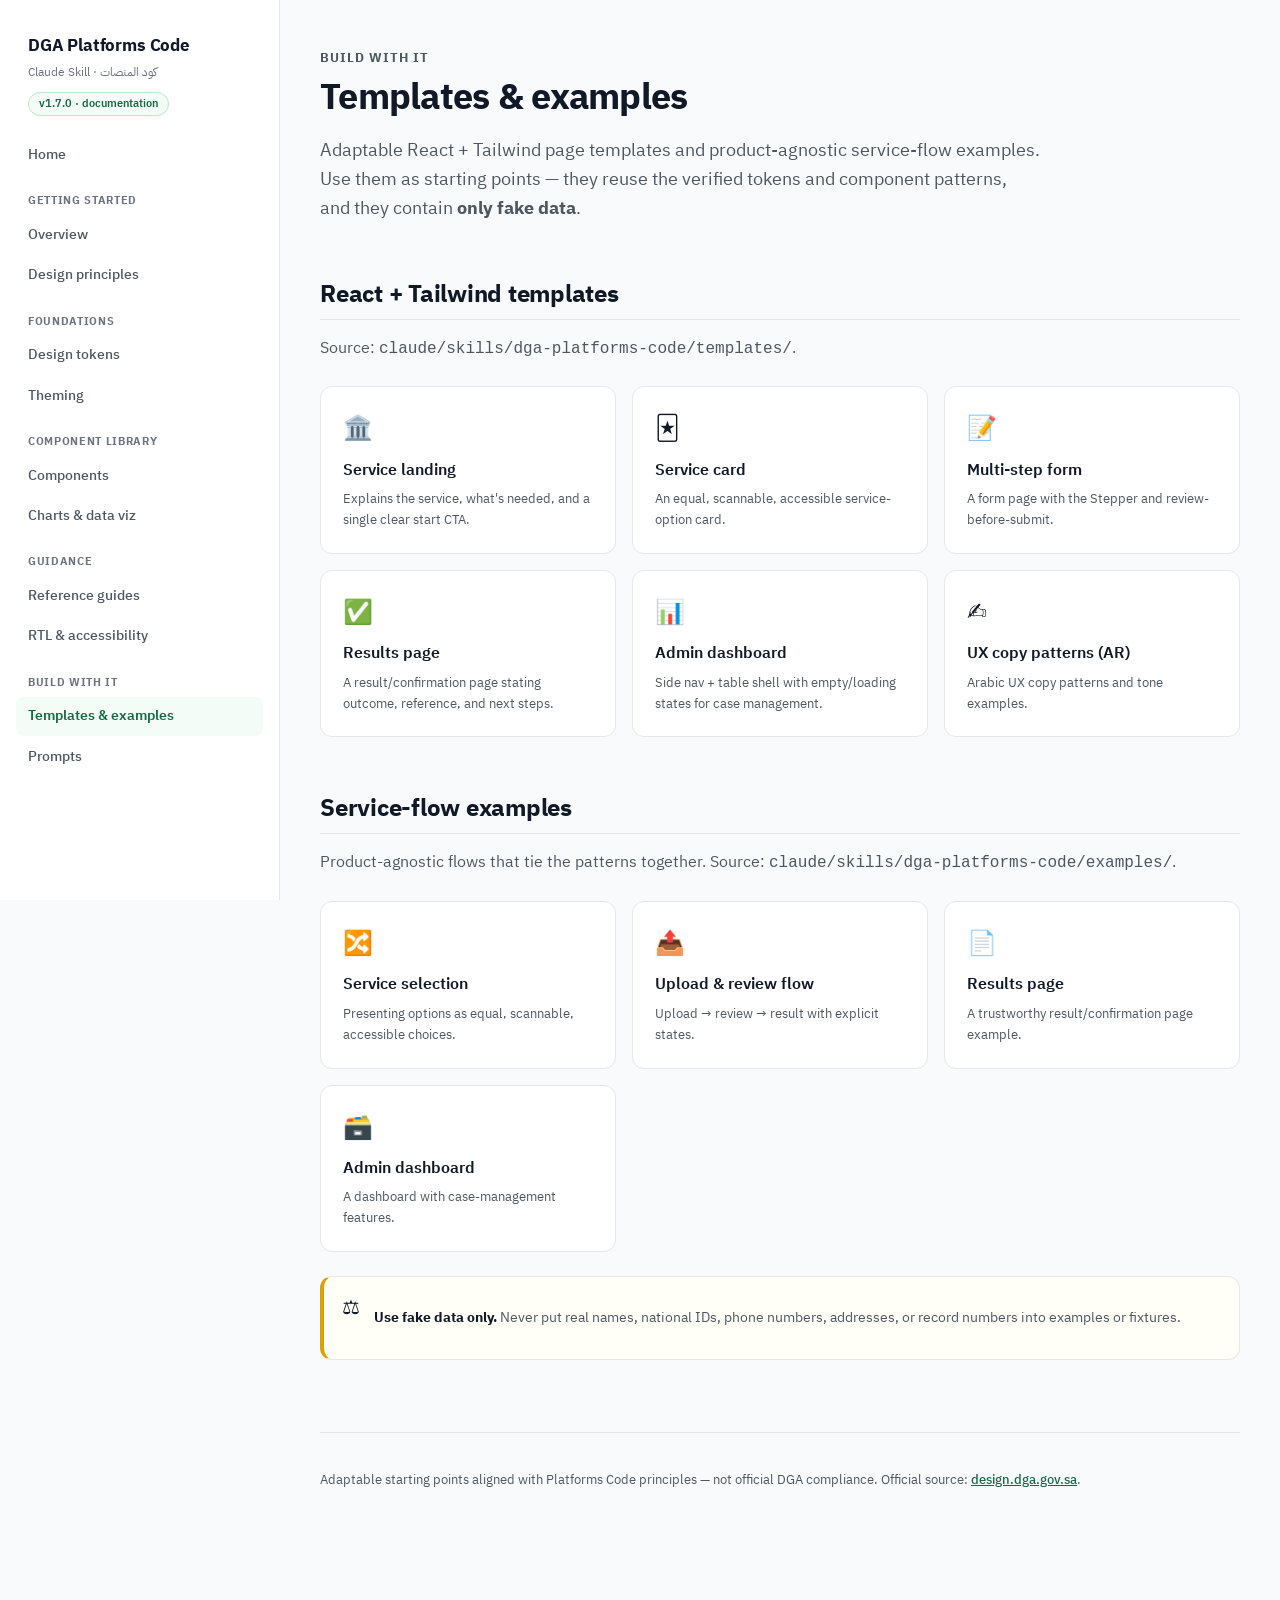
<file: docs/pages/templates.html>
<!DOCTYPE html>
<html lang="en" dir="ltr">
<head>
  <meta charset="UTF-8" />
  <meta name="viewport" content="width=device-width, initial-scale=1.0" />
  <title>Templates &amp; examples — DGA Platforms Code Skill</title>
  <meta name="description" content="React + Tailwind page templates and product-agnostic service-flow examples for DGA Platforms Code interfaces: dashboards, forms, results, and service flows." />
  <link rel="stylesheet" href="../assets/css/docs.css" />
  <link rel="preconnect" href="https://fonts.googleapis.com" />
  <link href="https://fonts.googleapis.com/css2?family=IBM+Plex+Sans+Arabic:wght@400;500;600;700&display=swap" rel="stylesheet" />
</head>
<body>
  <header class="doc-topbar">
    <span class="doc-topbar__brand">DGA Platforms Code</span>
    <button class="doc-menu-btn" data-menu-btn aria-label="Toggle navigation">☰ Menu</button>
  </header>

  <div class="doc-shell">
    <aside class="doc-sidebar">
      <a class="doc-brand" href="../index.html" style="text-decoration:none;color:inherit">
        <span class="doc-brand__name">DGA Platforms Code</span>
        <span class="doc-brand__tag">Claude Skill · كود المنصات</span>
        <span class="doc-brand__badge">v1.7.0 · documentation</span>
      </a>
      <nav class="doc-nav" aria-label="Documentation">
        <a href="../index.html">Home</a>
        <div class="doc-nav__group">Getting started</div>
        <a href="overview.html">Overview</a>
        <a href="principles.html">Design principles</a>
        <div class="doc-nav__group">Foundations</div>
        <a href="tokens.html">Design tokens</a>
        <a href="theming.html">Theming</a>
        <div class="doc-nav__group">Component library</div>
        <a href="components.html">Components</a>
        <a href="charts.html">Charts &amp; data viz</a>
        <div class="doc-nav__group">Guidance</div>
        <a href="references.html">Reference guides</a>
        <a href="rtl-accessibility.html">RTL &amp; accessibility</a>
        <div class="doc-nav__group">Build with it</div>
        <a href="templates.html" aria-current="page">Templates &amp; examples</a>
        <a href="prompts.html">Prompts</a>
      </nav>
    </aside>

    <main class="doc-main">
      <div class="doc-container">
        <p class="doc-eyebrow">Build with it</p>
        <h1>Templates &amp; examples</h1>
        <p class="doc-lead">Adaptable React + Tailwind page templates and product-agnostic service-flow
          examples. Use them as starting points — they reuse the verified tokens and component
          patterns, and they contain <strong>only fake data</strong>.</p>

        <h2>React + Tailwind templates</h2>
        <p>Source: <code>claude/skills/dga-platforms-code/templates/</code>.</p>
        <div class="doc-cards">
          <a class="doc-card" href="../../claude/skills/dga-platforms-code/templates/react-tailwind-service-home.md"><div class="doc-card__icon">🏛️</div><div class="doc-card__title">Service landing</div><p class="doc-card__desc">Explains the service, what's needed, and a single clear start CTA.</p></a>
          <a class="doc-card" href="../../claude/skills/dga-platforms-code/templates/react-tailwind-service-card.md"><div class="doc-card__icon">🃏</div><div class="doc-card__title">Service card</div><p class="doc-card__desc">An equal, scannable, accessible service-option card.</p></a>
          <a class="doc-card" href="../../claude/skills/dga-platforms-code/templates/react-tailwind-form-page.md"><div class="doc-card__icon">📝</div><div class="doc-card__title">Multi-step form</div><p class="doc-card__desc">A form page with the Stepper and review-before-submit.</p></a>
          <a class="doc-card" href="../../claude/skills/dga-platforms-code/templates/react-tailwind-results-page.md"><div class="doc-card__icon">✅</div><div class="doc-card__title">Results page</div><p class="doc-card__desc">A result/confirmation page stating outcome, reference, and next steps.</p></a>
          <a class="doc-card" href="../../claude/skills/dga-platforms-code/templates/react-tailwind-dashboard.md"><div class="doc-card__icon">📊</div><div class="doc-card__title">Admin dashboard</div><p class="doc-card__desc">Side nav + table shell with empty/loading states for case management.</p></a>
          <a class="doc-card" href="../../claude/skills/dga-platforms-code/templates/ux-copy-patterns-ar.md"><div class="doc-card__icon">✍️</div><div class="doc-card__title">UX copy patterns (AR)</div><p class="doc-card__desc">Arabic UX copy patterns and tone examples.</p></a>
        </div>

        <h2>Service-flow examples</h2>
        <p>Product-agnostic flows that tie the patterns together. Source:
          <code>claude/skills/dga-platforms-code/examples/</code>.</p>
        <div class="doc-cards">
          <a class="doc-card" href="../../claude/skills/dga-platforms-code/examples/generic-service-selection.md"><div class="doc-card__icon">🔀</div><div class="doc-card__title">Service selection</div><p class="doc-card__desc">Presenting options as equal, scannable, accessible choices.</p></a>
          <a class="doc-card" href="../../claude/skills/dga-platforms-code/examples/generic-upload-and-review-flow.md"><div class="doc-card__icon">📤</div><div class="doc-card__title">Upload &amp; review flow</div><p class="doc-card__desc">Upload → review → result with explicit states.</p></a>
          <a class="doc-card" href="../../claude/skills/dga-platforms-code/examples/generic-results-page.md"><div class="doc-card__icon">📄</div><div class="doc-card__title">Results page</div><p class="doc-card__desc">A trustworthy result/confirmation page example.</p></a>
          <a class="doc-card" href="../../claude/skills/dga-platforms-code/examples/generic-admin-dashboard.md"><div class="doc-card__icon">🗃️</div><div class="doc-card__title">Admin dashboard</div><p class="doc-card__desc">A dashboard with case-management features.</p></a>
        </div>

        <div class="doc-callout doc-callout--boundary">
          <span class="doc-callout__icon">⚖️</span>
          <p class="doc-callout__body"><strong>Use fake data only.</strong> Never put real names,
            national IDs, phone numbers, addresses, or record numbers into examples or fixtures.</p>
        </div>

        <footer class="doc-footer">
          <p>Adaptable starting points aligned with Platforms Code principles — not official DGA
            compliance. Official source: <a href="https://design.dga.gov.sa/">design.dga.gov.sa</a>.</p>
        </footer>
      </div>
    </main>
  </div>
  <script src="../assets/js/docs.js"></script>
</body>
</html>
</file>
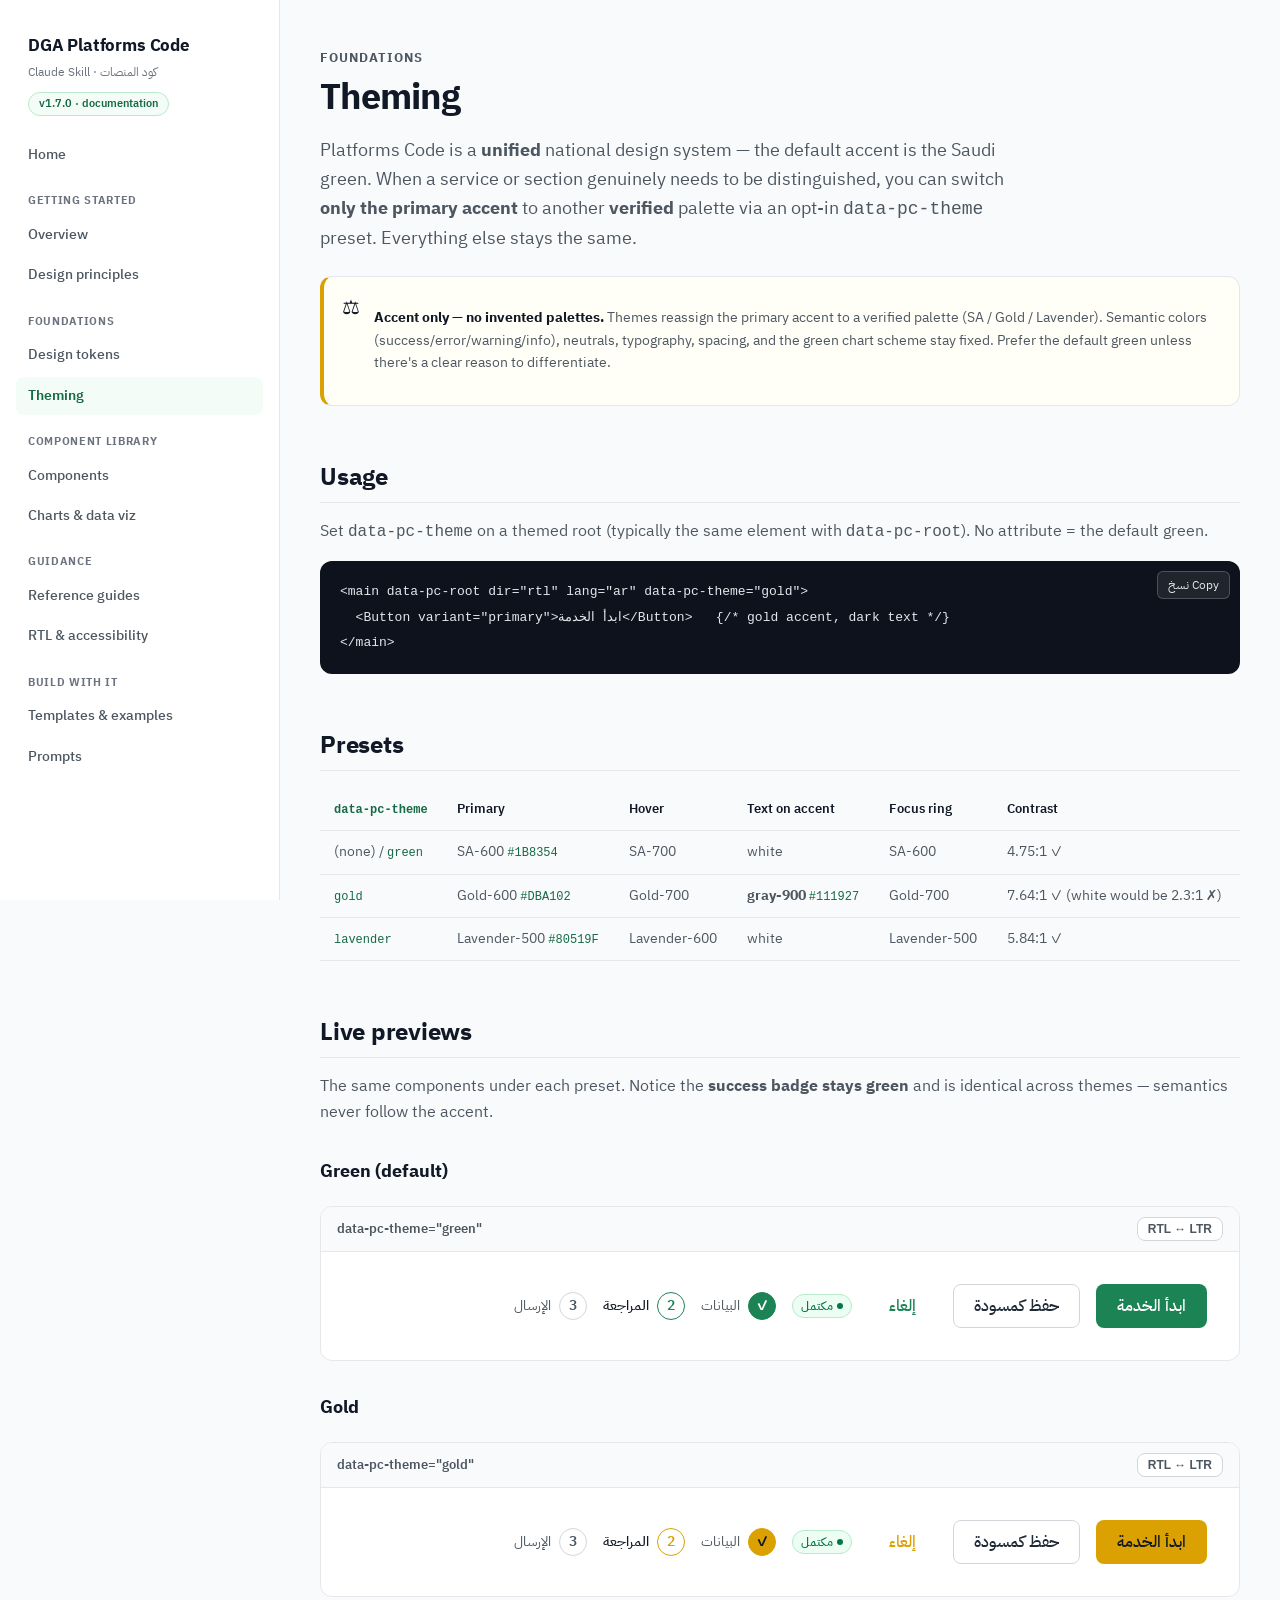
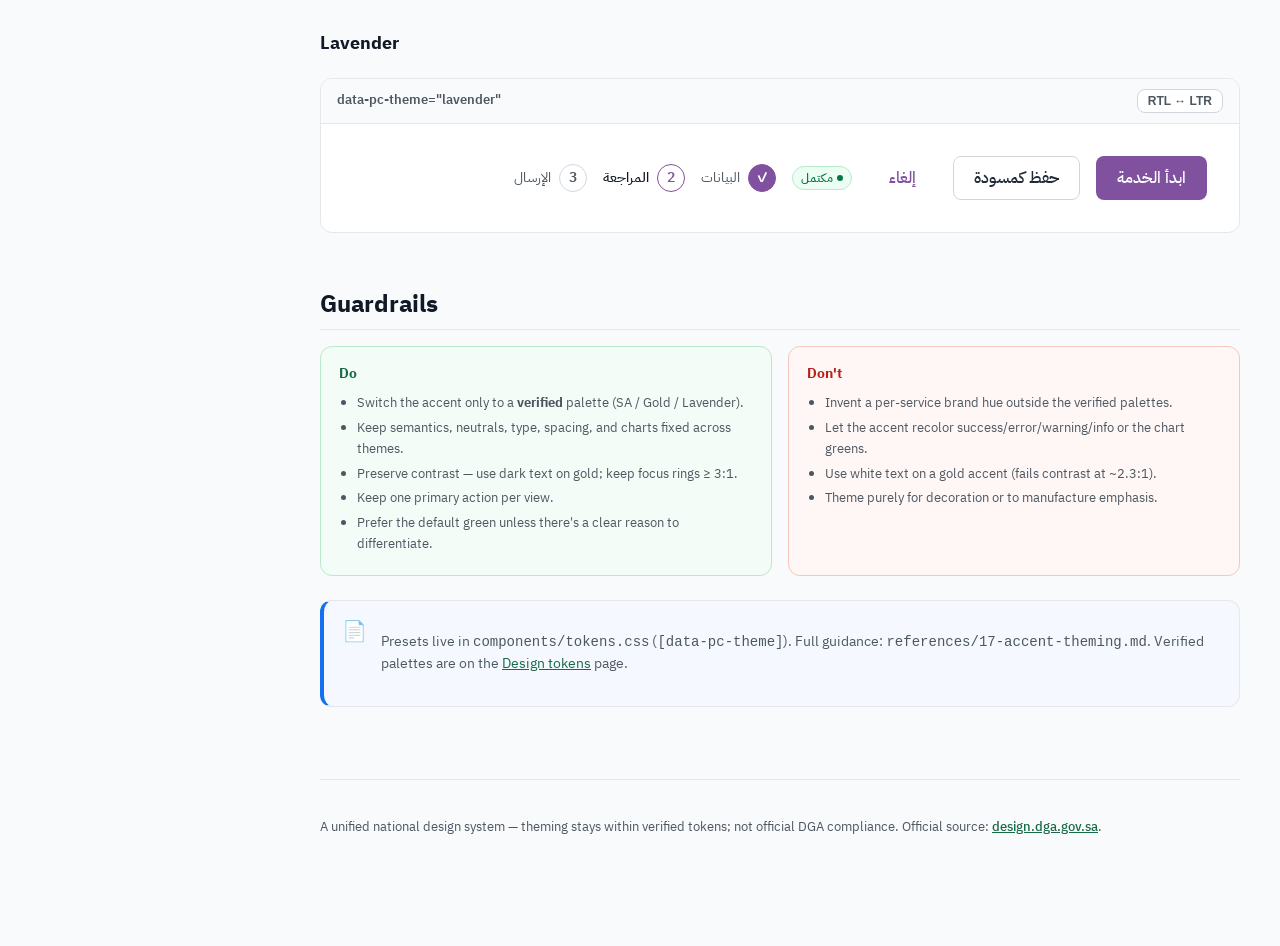
<file: docs/pages/theming.html>
<!DOCTYPE html>
<html lang="en" dir="ltr">
<head>
  <meta charset="UTF-8" />
  <meta name="viewport" content="width=device-width, initial-scale=1.0" />
  <title>Theming — DGA Platforms Code Skill</title>
  <meta name="description" content="Opt-in verified-accent theming for DGA Platforms Code: switch the primary accent per service (green / gold / lavender) using only verified palettes, with semantics, neutrals, and charts kept fixed." />
  <link rel="stylesheet" href="../assets/css/docs.css" />
  <link rel="stylesheet" href="../../claude/skills/dga-platforms-code/components/tokens.css" />
  <link rel="stylesheet" href="../../claude/skills/dga-platforms-code/components/components.css" />
  <link rel="preconnect" href="https://fonts.googleapis.com" />
  <link href="https://fonts.googleapis.com/css2?family=IBM+Plex+Sans+Arabic:wght@400;500;600;700&display=swap" rel="stylesheet" />
</head>
<body>
  <header class="doc-topbar">
    <span class="doc-topbar__brand">DGA Platforms Code</span>
    <button class="doc-menu-btn" data-menu-btn aria-label="Toggle navigation">☰ Menu</button>
  </header>

  <div class="doc-shell">
    <aside class="doc-sidebar">
      <a class="doc-brand" href="../index.html" style="text-decoration:none;color:inherit">
        <span class="doc-brand__name">DGA Platforms Code</span>
        <span class="doc-brand__tag">Claude Skill · كود المنصات</span>
        <span class="doc-brand__badge">v1.7.0 · documentation</span>
      </a>
      <nav class="doc-nav" aria-label="Documentation">
        <a href="../index.html">Home</a>
        <div class="doc-nav__group">Getting started</div>
        <a href="overview.html">Overview</a>
        <a href="principles.html">Design principles</a>
        <div class="doc-nav__group">Foundations</div>
        <a href="tokens.html">Design tokens</a>
        <a href="theming.html" aria-current="page">Theming</a>
        <div class="doc-nav__group">Component library</div>
        <a href="components.html">Components</a>
        <a href="charts.html">Charts &amp; data viz</a>
        <div class="doc-nav__group">Guidance</div>
        <a href="references.html">Reference guides</a>
        <a href="rtl-accessibility.html">RTL &amp; accessibility</a>
        <div class="doc-nav__group">Build with it</div>
        <a href="templates.html">Templates &amp; examples</a>
        <a href="prompts.html">Prompts</a>
      </nav>
    </aside>

    <main class="doc-main">
      <div class="doc-container">
        <p class="doc-eyebrow">Foundations</p>
        <h1>Theming</h1>
        <p class="doc-lead">Platforms Code is a <strong>unified</strong> national design system — the
          default accent is the Saudi green. When a service or section genuinely needs to be
          distinguished, you can switch <strong>only the primary accent</strong> to another
          <strong>verified</strong> palette via an opt-in <code>data-pc-theme</code> preset. Everything
          else stays the same.</p>

        <div class="doc-callout doc-callout--boundary">
          <span class="doc-callout__icon">⚖️</span>
          <p class="doc-callout__body"><strong>Accent only — no invented palettes.</strong> Themes
            reassign the primary accent to a verified palette (SA / Gold / Lavender). Semantic colors
            (success/error/warning/info), neutrals, typography, spacing, and the green chart scheme stay
            fixed. Prefer the default green unless there's a clear reason to differentiate.</p>
        </div>

        <h2>Usage</h2>
        <p>Set <code>data-pc-theme</code> on a themed root (typically the same element with
          <code>data-pc-root</code>). No attribute = the default green.</p>
        <div class="doc-code"><pre><code>&lt;main data-pc-root dir="rtl" lang="ar" data-pc-theme="gold"&gt;
  &lt;Button variant="primary"&gt;ابدأ الخدمة&lt;/Button&gt;   {/* gold accent, dark text */}
&lt;/main&gt;</code></pre></div>

        <h2>Presets</h2>
        <table class="doc-table">
          <thead><tr><th><code>data-pc-theme</code></th><th>Primary</th><th>Hover</th><th>Text on accent</th><th>Focus ring</th><th>Contrast</th></tr></thead>
          <tbody>
            <tr><td>(none) / <code>green</code></td><td>SA-600 <code>#1B8354</code></td><td>SA-700</td><td>white</td><td>SA-600</td><td>4.75:1 ✓</td></tr>
            <tr><td><code>gold</code></td><td>Gold-600 <code>#DBA102</code></td><td>Gold-700</td><td><strong>gray-900</strong> <code>#111927</code></td><td>Gold-700</td><td>7.64:1 ✓ (white would be 2.3:1 ✗)</td></tr>
            <tr><td><code>lavender</code></td><td>Lavender-500 <code>#80519F</code></td><td>Lavender-600</td><td>white</td><td>Lavender-500</td><td>5.84:1 ✓</td></tr>
          </tbody>
        </table>

        <h2>Live previews</h2>
        <p>The same components under each preset. Notice the <strong>success badge stays green</strong>
          and is identical across themes — semantics never follow the accent.</p>

        <h3>Green (default)</h3>
        <div class="doc-preview">
          <div class="doc-preview__bar"><span class="doc-preview__title">data-pc-theme="green"</span><button class="doc-toggle-rtl" data-dir-toggle>RTL ↔ LTR</button></div>
          <div class="doc-preview__stage" dir="rtl" lang="ar" data-pc-root data-pc-theme="green">
            <button class="pc-button pc-button--primary"><span>ابدأ الخدمة</span></button>
            <button class="pc-button pc-button--secondary"><span>حفظ كمسودة</span></button>
            <button class="pc-button pc-button--tertiary"><span>إلغاء</span></button>
            <span class="pc-badge pc-badge--success"><span class="pc-badge__dot"></span><span>مكتمل</span></span>
            <nav aria-label="خطوات الخدمة"><ol class="pc-stepper">
              <li class="pc-step pc-step--complete"><span class="pc-step__marker" aria-hidden="true">✓</span><span class="pc-step__label">البيانات</span></li>
              <li class="pc-step pc-step--current" aria-current="step"><span class="pc-step__marker" aria-hidden="true">2</span><span class="pc-step__label">المراجعة</span></li>
              <li class="pc-step pc-step--upcoming"><span class="pc-step__marker" aria-hidden="true">3</span><span class="pc-step__label">الإرسال</span></li>
            </ol></nav>
          </div>
        </div>

        <h3>Gold</h3>
        <div class="doc-preview">
          <div class="doc-preview__bar"><span class="doc-preview__title">data-pc-theme="gold"</span><button class="doc-toggle-rtl" data-dir-toggle>RTL ↔ LTR</button></div>
          <div class="doc-preview__stage" dir="rtl" lang="ar" data-pc-root data-pc-theme="gold">
            <button class="pc-button pc-button--primary"><span>ابدأ الخدمة</span></button>
            <button class="pc-button pc-button--secondary"><span>حفظ كمسودة</span></button>
            <button class="pc-button pc-button--tertiary"><span>إلغاء</span></button>
            <span class="pc-badge pc-badge--success"><span class="pc-badge__dot"></span><span>مكتمل</span></span>
            <nav aria-label="خطوات الخدمة"><ol class="pc-stepper">
              <li class="pc-step pc-step--complete"><span class="pc-step__marker" aria-hidden="true">✓</span><span class="pc-step__label">البيانات</span></li>
              <li class="pc-step pc-step--current" aria-current="step"><span class="pc-step__marker" aria-hidden="true">2</span><span class="pc-step__label">المراجعة</span></li>
              <li class="pc-step pc-step--upcoming"><span class="pc-step__marker" aria-hidden="true">3</span><span class="pc-step__label">الإرسال</span></li>
            </ol></nav>
          </div>
        </div>

        <h3>Lavender</h3>
        <div class="doc-preview">
          <div class="doc-preview__bar"><span class="doc-preview__title">data-pc-theme="lavender"</span><button class="doc-toggle-rtl" data-dir-toggle>RTL ↔ LTR</button></div>
          <div class="doc-preview__stage" dir="rtl" lang="ar" data-pc-root data-pc-theme="lavender">
            <button class="pc-button pc-button--primary"><span>ابدأ الخدمة</span></button>
            <button class="pc-button pc-button--secondary"><span>حفظ كمسودة</span></button>
            <button class="pc-button pc-button--tertiary"><span>إلغاء</span></button>
            <span class="pc-badge pc-badge--success"><span class="pc-badge__dot"></span><span>مكتمل</span></span>
            <nav aria-label="خطوات الخدمة"><ol class="pc-stepper">
              <li class="pc-step pc-step--complete"><span class="pc-step__marker" aria-hidden="true">✓</span><span class="pc-step__label">البيانات</span></li>
              <li class="pc-step pc-step--current" aria-current="step"><span class="pc-step__marker" aria-hidden="true">2</span><span class="pc-step__label">المراجعة</span></li>
              <li class="pc-step pc-step--upcoming"><span class="pc-step__marker" aria-hidden="true">3</span><span class="pc-step__label">الإرسال</span></li>
            </ol></nav>
          </div>
        </div>

        <h2>Guardrails</h2>
        <div class="doc-do-dont">
          <div class="doc-do">
            <h4>Do</h4>
            <ul>
              <li>Switch the accent only to a <strong>verified</strong> palette (SA / Gold / Lavender).</li>
              <li>Keep semantics, neutrals, type, spacing, and charts fixed across themes.</li>
              <li>Preserve contrast — use dark text on gold; keep focus rings ≥ 3:1.</li>
              <li>Keep one primary action per view.</li>
              <li>Prefer the default green unless there's a clear reason to differentiate.</li>
            </ul>
          </div>
          <div class="doc-dont">
            <h4>Don't</h4>
            <ul>
              <li>Invent a per-service brand hue outside the verified palettes.</li>
              <li>Let the accent recolor success/error/warning/info or the chart greens.</li>
              <li>Use white text on a gold accent (fails contrast at ~2.3:1).</li>
              <li>Theme purely for decoration or to manufacture emphasis.</li>
            </ul>
          </div>
        </div>

        <div class="doc-callout doc-callout--info">
          <span class="doc-callout__icon">📄</span>
          <p class="doc-callout__body">Presets live in <code>components/tokens.css</code>
            (<code>[data-pc-theme]</code>). Full guidance:
            <code>references/17-accent-theming.md</code>. Verified palettes are on the
            <a href="tokens.html">Design tokens</a> page.</p>
        </div>

        <footer class="doc-footer">
          <p>A unified national design system — theming stays within verified tokens; not official DGA
            compliance. Official source: <a href="https://design.dga.gov.sa/">design.dga.gov.sa</a>.</p>
        </footer>
      </div>
    </main>
  </div>
  <script src="../assets/js/docs.js"></script>
</body>
</html>
</file>
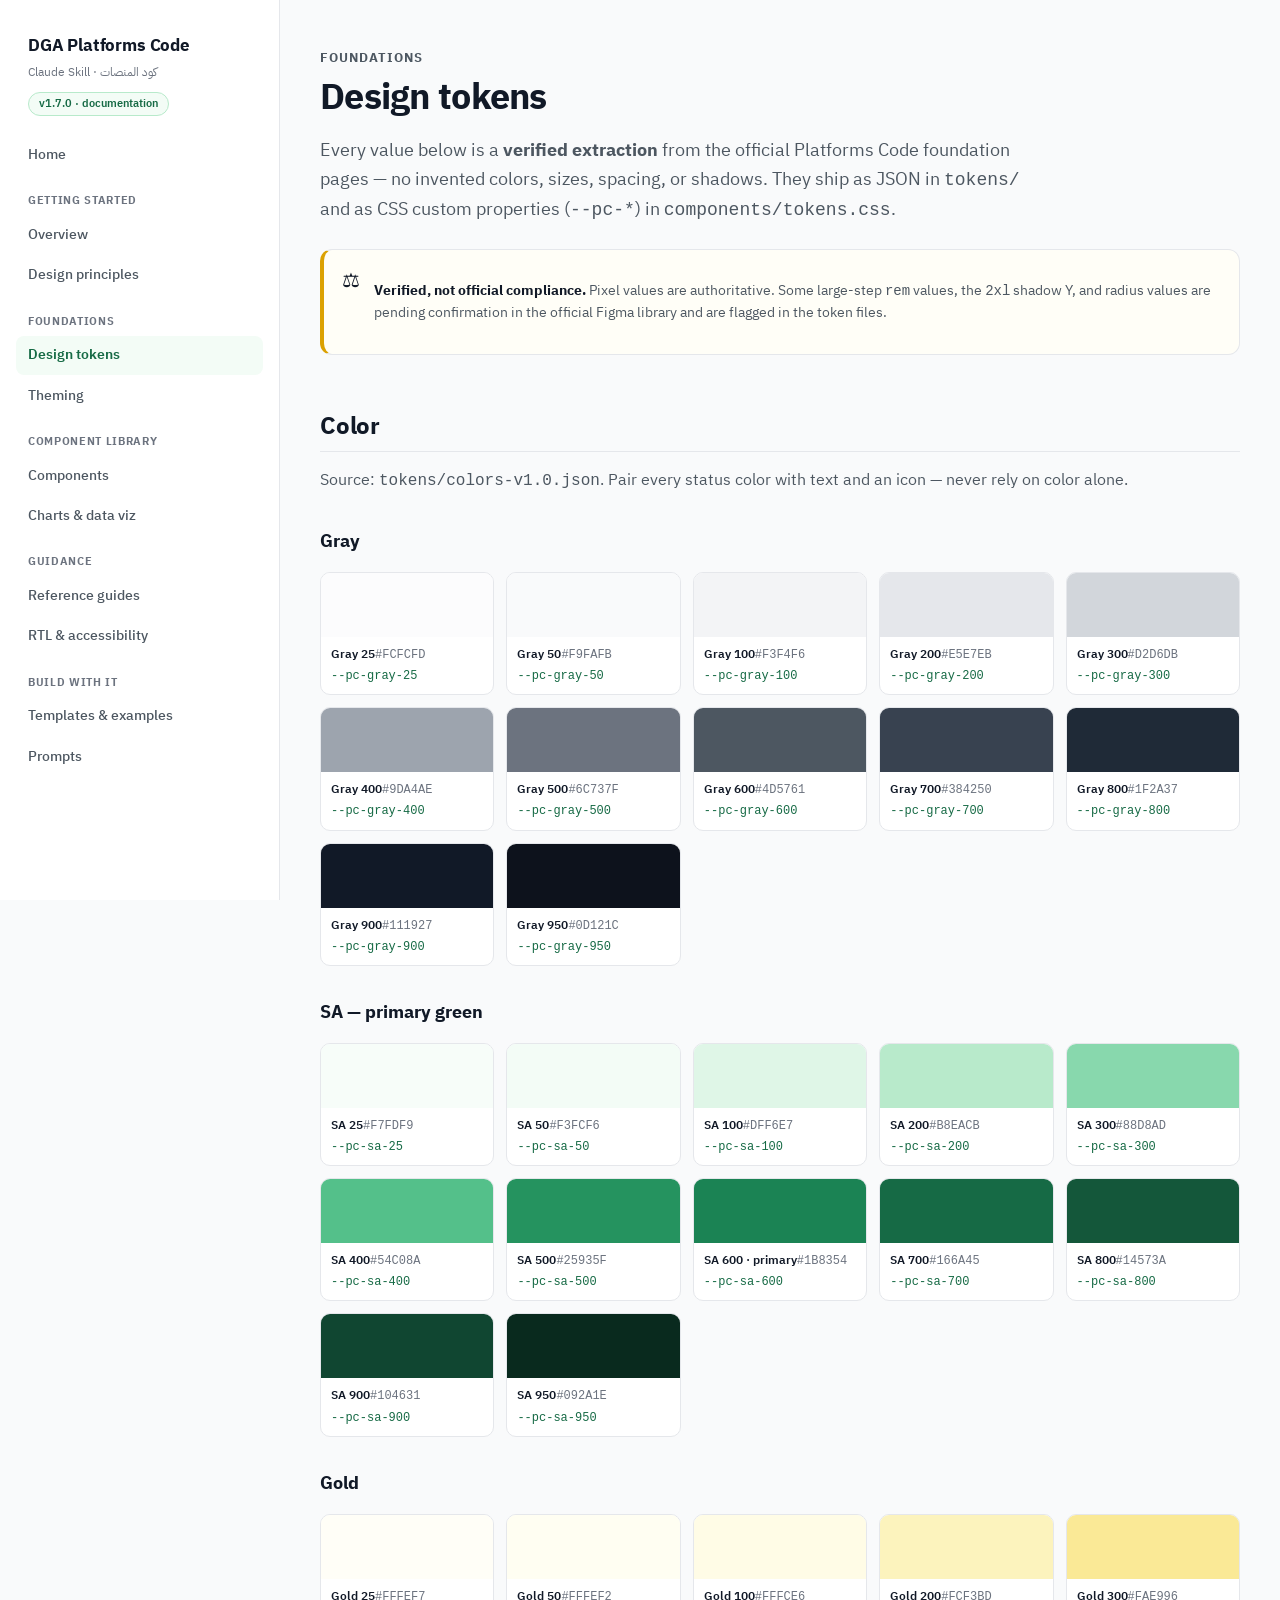
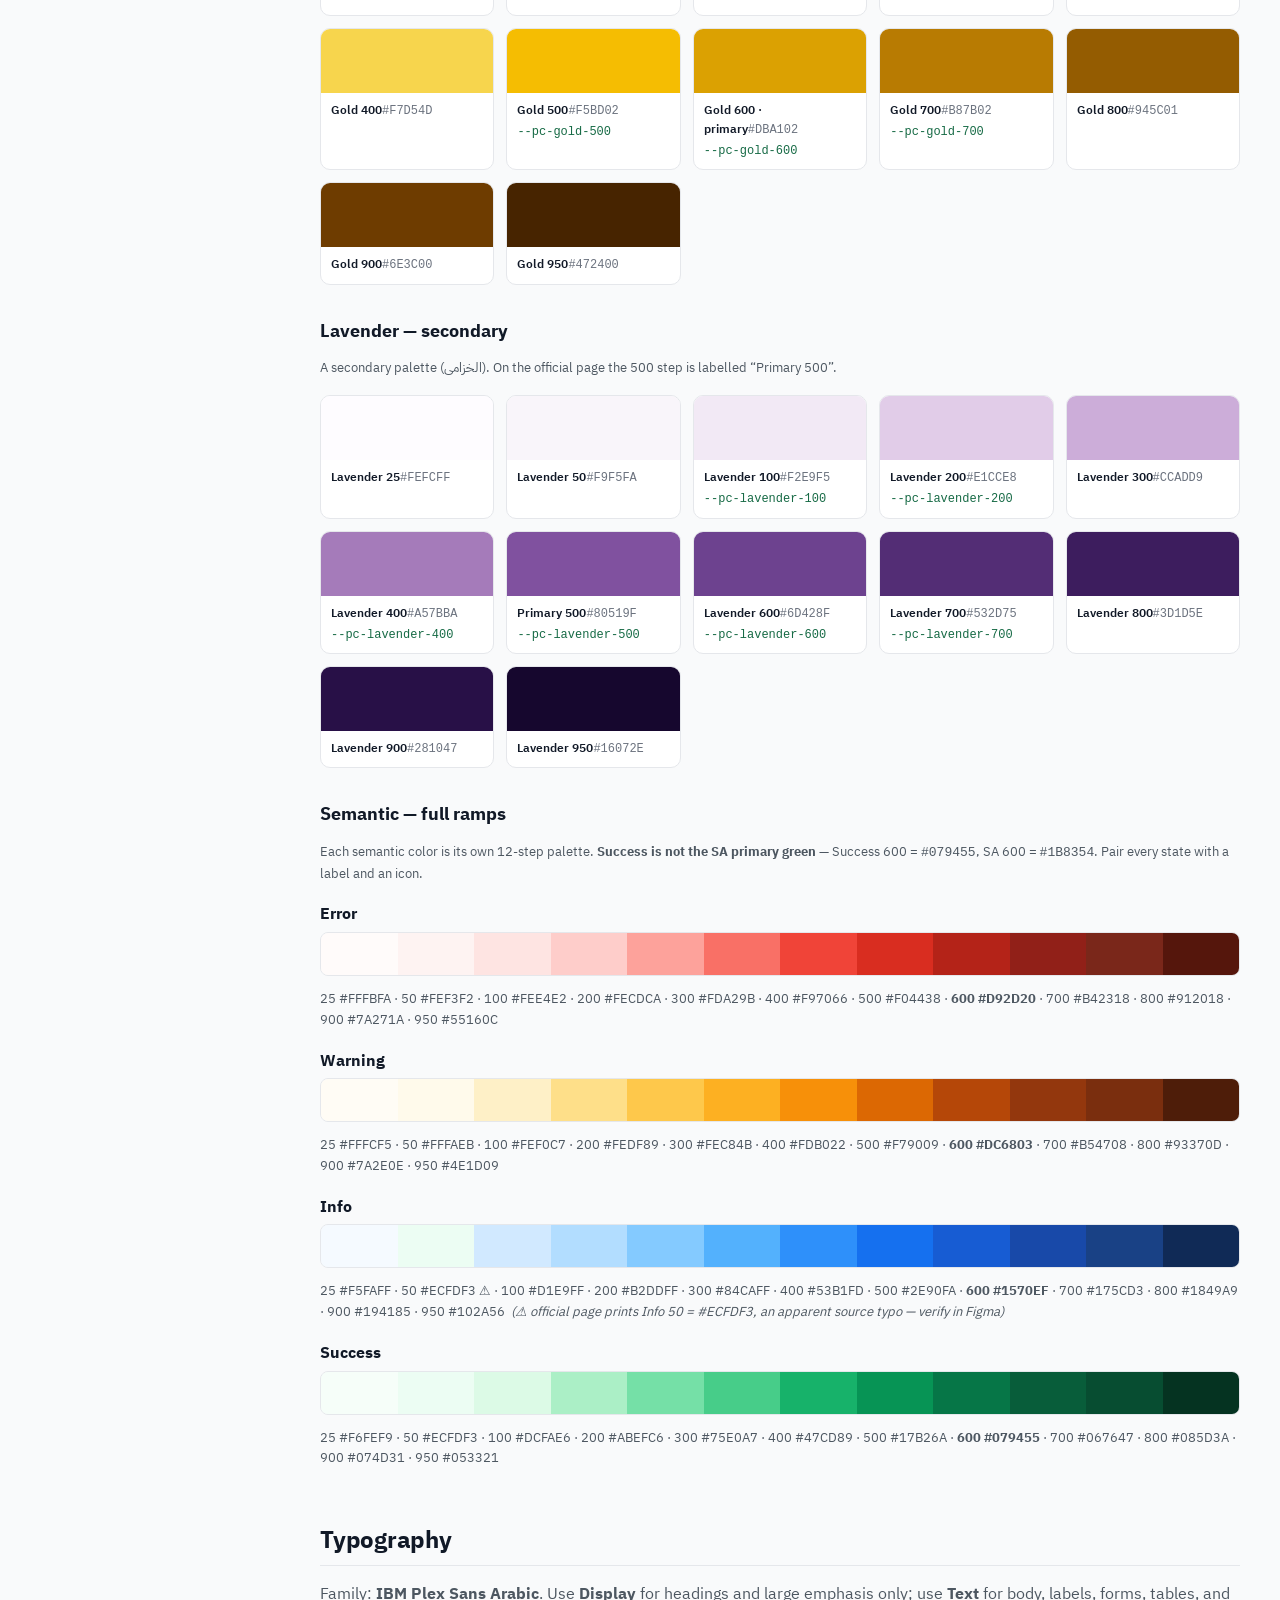
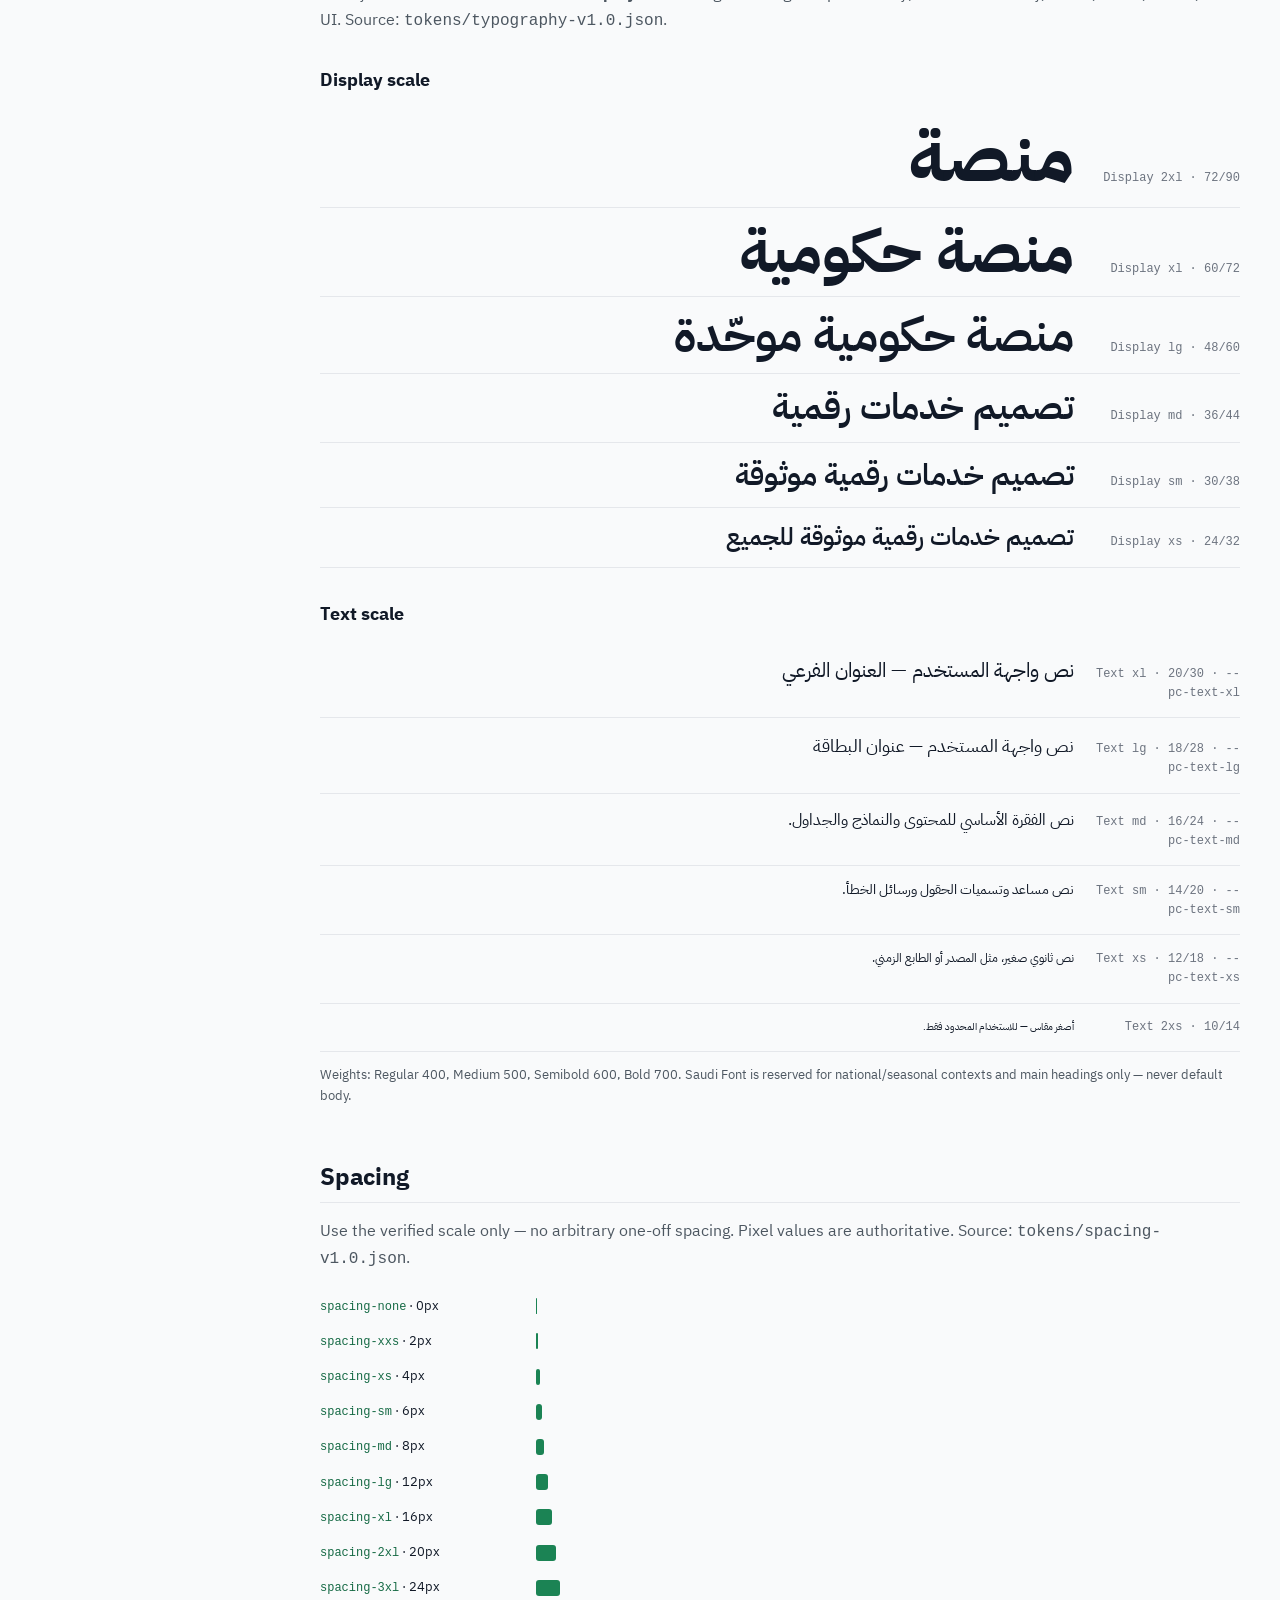
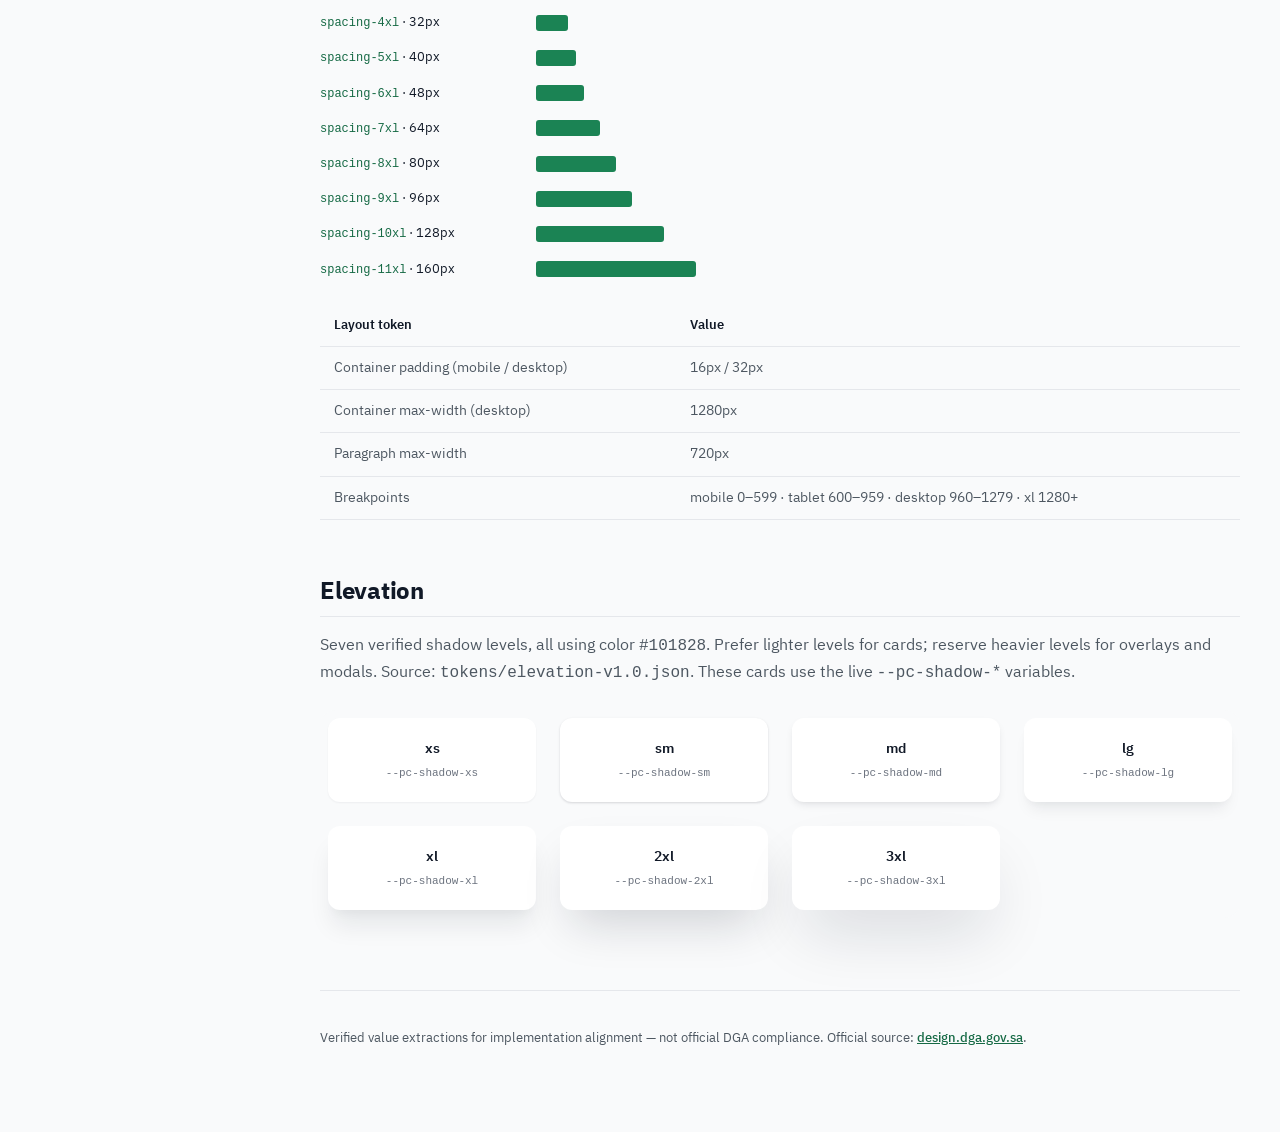
<file: docs/pages/tokens.html>
<!DOCTYPE html>
<html lang="en" dir="ltr">
<head>
  <meta charset="UTF-8" />
  <meta name="viewport" content="width=device-width, initial-scale=1.0" />
  <title>Design tokens — DGA Platforms Code Skill</title>
  <meta name="description" content="Verified DGA Platforms Code design tokens: color palettes, typography scale, spacing scale, and elevation — with live swatches and values." />
  <link rel="stylesheet" href="../assets/css/docs.css" />
  <!-- The skill's own verified tokens, used live for the elevation samples -->
  <link rel="stylesheet" href="../../claude/skills/dga-platforms-code/components/tokens.css" />
  <link rel="preconnect" href="https://fonts.googleapis.com" />
  <link href="https://fonts.googleapis.com/css2?family=IBM+Plex+Sans+Arabic:wght@400;500;600;700&display=swap" rel="stylesheet" />
</head>
<body>
  <header class="doc-topbar">
    <span class="doc-topbar__brand">DGA Platforms Code</span>
    <button class="doc-menu-btn" data-menu-btn aria-label="Toggle navigation">☰ Menu</button>
  </header>

  <div class="doc-shell">
    <aside class="doc-sidebar">
      <a class="doc-brand" href="../index.html" style="text-decoration:none;color:inherit">
        <span class="doc-brand__name">DGA Platforms Code</span>
        <span class="doc-brand__tag">Claude Skill · كود المنصات</span>
        <span class="doc-brand__badge">v1.7.0 · documentation</span>
      </a>
      <nav class="doc-nav" aria-label="Documentation">
        <a href="../index.html">Home</a>
        <div class="doc-nav__group">Getting started</div>
        <a href="overview.html">Overview</a>
        <a href="principles.html">Design principles</a>
        <div class="doc-nav__group">Foundations</div>
        <a href="tokens.html" aria-current="page">Design tokens</a>
        <a href="theming.html">Theming</a>
        <div class="doc-nav__group">Component library</div>
        <a href="components.html">Components</a>
        <a href="charts.html">Charts &amp; data viz</a>
        <div class="doc-nav__group">Guidance</div>
        <a href="references.html">Reference guides</a>
        <a href="rtl-accessibility.html">RTL &amp; accessibility</a>
        <div class="doc-nav__group">Build with it</div>
        <a href="templates.html">Templates &amp; examples</a>
        <a href="prompts.html">Prompts</a>
      </nav>
    </aside>

    <main class="doc-main">
      <div class="doc-container">
        <p class="doc-eyebrow">Foundations</p>
        <h1>Design tokens</h1>
        <p class="doc-lead">Every value below is a <strong>verified extraction</strong> from the
          official Platforms Code foundation pages — no invented colors, sizes, spacing, or shadows.
          They ship as JSON in <code>tokens/</code> and as CSS custom properties (<code>--pc-*</code>)
          in <code>components/tokens.css</code>.</p>

        <div class="doc-callout doc-callout--boundary">
          <span class="doc-callout__icon">⚖️</span>
          <p class="doc-callout__body"><strong>Verified, not official compliance.</strong> Pixel values
            are authoritative. Some large-step <code>rem</code> values, the <code>2xl</code> shadow Y,
            and radius values are pending confirmation in the official Figma library and are flagged in
            the token files.</p>
        </div>

        <!-- ===================== COLOR ===================== -->
        <h2>Color</h2>
        <p>Source: <code>tokens/colors-v1.0.json</code>. Pair every status color with text and an icon —
          never rely on color alone.</p>

        <h3>Gray</h3>
        <div class="doc-swatches">
          <div class="doc-swatch"><div class="doc-swatch__chip" style="background:#FCFCFD"></div><div class="doc-swatch__meta"><span class="doc-swatch__name">Gray 25</span><span class="doc-swatch__hex">#FCFCFD</span><code class="doc-swatch__var">--pc-gray-25</code></div></div>
          <div class="doc-swatch"><div class="doc-swatch__chip" style="background:#F9FAFB"></div><div class="doc-swatch__meta"><span class="doc-swatch__name">Gray 50</span><span class="doc-swatch__hex">#F9FAFB</span><code class="doc-swatch__var">--pc-gray-50</code></div></div>
          <div class="doc-swatch"><div class="doc-swatch__chip" style="background:#F3F4F6"></div><div class="doc-swatch__meta"><span class="doc-swatch__name">Gray 100</span><span class="doc-swatch__hex">#F3F4F6</span><code class="doc-swatch__var">--pc-gray-100</code></div></div>
          <div class="doc-swatch"><div class="doc-swatch__chip" style="background:#E5E7EB"></div><div class="doc-swatch__meta"><span class="doc-swatch__name">Gray 200</span><span class="doc-swatch__hex">#E5E7EB</span><code class="doc-swatch__var">--pc-gray-200</code></div></div>
          <div class="doc-swatch"><div class="doc-swatch__chip" style="background:#D2D6DB"></div><div class="doc-swatch__meta"><span class="doc-swatch__name">Gray 300</span><span class="doc-swatch__hex">#D2D6DB</span><code class="doc-swatch__var">--pc-gray-300</code></div></div>
          <div class="doc-swatch"><div class="doc-swatch__chip" style="background:#9DA4AE"></div><div class="doc-swatch__meta"><span class="doc-swatch__name">Gray 400</span><span class="doc-swatch__hex">#9DA4AE</span><code class="doc-swatch__var">--pc-gray-400</code></div></div>
          <div class="doc-swatch"><div class="doc-swatch__chip" style="background:#6C737F"></div><div class="doc-swatch__meta"><span class="doc-swatch__name">Gray 500</span><span class="doc-swatch__hex">#6C737F</span><code class="doc-swatch__var">--pc-gray-500</code></div></div>
          <div class="doc-swatch"><div class="doc-swatch__chip" style="background:#4D5761"></div><div class="doc-swatch__meta"><span class="doc-swatch__name">Gray 600</span><span class="doc-swatch__hex">#4D5761</span><code class="doc-swatch__var">--pc-gray-600</code></div></div>
          <div class="doc-swatch"><div class="doc-swatch__chip" style="background:#384250"></div><div class="doc-swatch__meta"><span class="doc-swatch__name">Gray 700</span><span class="doc-swatch__hex">#384250</span><code class="doc-swatch__var">--pc-gray-700</code></div></div>
          <div class="doc-swatch"><div class="doc-swatch__chip" style="background:#1F2A37"></div><div class="doc-swatch__meta"><span class="doc-swatch__name">Gray 800</span><span class="doc-swatch__hex">#1F2A37</span><code class="doc-swatch__var">--pc-gray-800</code></div></div>
          <div class="doc-swatch"><div class="doc-swatch__chip" style="background:#111927"></div><div class="doc-swatch__meta"><span class="doc-swatch__name">Gray 900</span><span class="doc-swatch__hex">#111927</span><code class="doc-swatch__var">--pc-gray-900</code></div></div>
          <div class="doc-swatch"><div class="doc-swatch__chip" style="background:#0D121C"></div><div class="doc-swatch__meta"><span class="doc-swatch__name">Gray 950</span><span class="doc-swatch__hex">#0D121C</span><code class="doc-swatch__var">--pc-gray-950</code></div></div>
        </div>

        <h3>SA — primary green</h3>
        <div class="doc-swatches">
          <div class="doc-swatch"><div class="doc-swatch__chip" style="background:#F7FDF9"></div><div class="doc-swatch__meta"><span class="doc-swatch__name">SA 25</span><span class="doc-swatch__hex">#F7FDF9</span><code class="doc-swatch__var">--pc-sa-25</code></div></div>
          <div class="doc-swatch"><div class="doc-swatch__chip" style="background:#F3FCF6"></div><div class="doc-swatch__meta"><span class="doc-swatch__name">SA 50</span><span class="doc-swatch__hex">#F3FCF6</span><code class="doc-swatch__var">--pc-sa-50</code></div></div>
          <div class="doc-swatch"><div class="doc-swatch__chip" style="background:#DFF6E7"></div><div class="doc-swatch__meta"><span class="doc-swatch__name">SA 100</span><span class="doc-swatch__hex">#DFF6E7</span><code class="doc-swatch__var">--pc-sa-100</code></div></div>
          <div class="doc-swatch"><div class="doc-swatch__chip" style="background:#B8EACB"></div><div class="doc-swatch__meta"><span class="doc-swatch__name">SA 200</span><span class="doc-swatch__hex">#B8EACB</span><code class="doc-swatch__var">--pc-sa-200</code></div></div>
          <div class="doc-swatch"><div class="doc-swatch__chip" style="background:#88D8AD"></div><div class="doc-swatch__meta"><span class="doc-swatch__name">SA 300</span><span class="doc-swatch__hex">#88D8AD</span><code class="doc-swatch__var">--pc-sa-300</code></div></div>
          <div class="doc-swatch"><div class="doc-swatch__chip" style="background:#54C08A"></div><div class="doc-swatch__meta"><span class="doc-swatch__name">SA 400</span><span class="doc-swatch__hex">#54C08A</span><code class="doc-swatch__var">--pc-sa-400</code></div></div>
          <div class="doc-swatch"><div class="doc-swatch__chip" style="background:#25935F"></div><div class="doc-swatch__meta"><span class="doc-swatch__name">SA 500</span><span class="doc-swatch__hex">#25935F</span><code class="doc-swatch__var">--pc-sa-500</code></div></div>
          <div class="doc-swatch"><div class="doc-swatch__chip" style="background:#1B8354"></div><div class="doc-swatch__meta"><span class="doc-swatch__name">SA 600 · primary</span><span class="doc-swatch__hex">#1B8354</span><code class="doc-swatch__var">--pc-sa-600</code></div></div>
          <div class="doc-swatch"><div class="doc-swatch__chip" style="background:#166A45"></div><div class="doc-swatch__meta"><span class="doc-swatch__name">SA 700</span><span class="doc-swatch__hex">#166A45</span><code class="doc-swatch__var">--pc-sa-700</code></div></div>
          <div class="doc-swatch"><div class="doc-swatch__chip" style="background:#14573A"></div><div class="doc-swatch__meta"><span class="doc-swatch__name">SA 800</span><span class="doc-swatch__hex">#14573A</span><code class="doc-swatch__var">--pc-sa-800</code></div></div>
          <div class="doc-swatch"><div class="doc-swatch__chip" style="background:#104631"></div><div class="doc-swatch__meta"><span class="doc-swatch__name">SA 900</span><span class="doc-swatch__hex">#104631</span><code class="doc-swatch__var">--pc-sa-900</code></div></div>
          <div class="doc-swatch"><div class="doc-swatch__chip" style="background:#092A1E"></div><div class="doc-swatch__meta"><span class="doc-swatch__name">SA 950</span><span class="doc-swatch__hex">#092A1E</span><code class="doc-swatch__var">--pc-sa-950</code></div></div>
        </div>

        <h3>Gold</h3>
        <div class="doc-swatches">
          <div class="doc-swatch"><div class="doc-swatch__chip" style="background:#FFFEF7"></div><div class="doc-swatch__meta"><span class="doc-swatch__name">Gold 25</span><span class="doc-swatch__hex">#FFFEF7</span></div></div>
          <div class="doc-swatch"><div class="doc-swatch__chip" style="background:#FFFEF2"></div><div class="doc-swatch__meta"><span class="doc-swatch__name">Gold 50</span><span class="doc-swatch__hex">#FFFEF2</span></div></div>
          <div class="doc-swatch"><div class="doc-swatch__chip" style="background:#FFFCE6"></div><div class="doc-swatch__meta"><span class="doc-swatch__name">Gold 100</span><span class="doc-swatch__hex">#FFFCE6</span></div></div>
          <div class="doc-swatch"><div class="doc-swatch__chip" style="background:#FCF3BD"></div><div class="doc-swatch__meta"><span class="doc-swatch__name">Gold 200</span><span class="doc-swatch__hex">#FCF3BD</span></div></div>
          <div class="doc-swatch"><div class="doc-swatch__chip" style="background:#FAE996"></div><div class="doc-swatch__meta"><span class="doc-swatch__name">Gold 300</span><span class="doc-swatch__hex">#FAE996</span></div></div>
          <div class="doc-swatch"><div class="doc-swatch__chip" style="background:#F7D54D"></div><div class="doc-swatch__meta"><span class="doc-swatch__name">Gold 400</span><span class="doc-swatch__hex">#F7D54D</span></div></div>
          <div class="doc-swatch"><div class="doc-swatch__chip" style="background:#F5BD02"></div><div class="doc-swatch__meta"><span class="doc-swatch__name">Gold 500</span><span class="doc-swatch__hex">#F5BD02</span><code class="doc-swatch__var">--pc-gold-500</code></div></div>
          <div class="doc-swatch"><div class="doc-swatch__chip" style="background:#DBA102"></div><div class="doc-swatch__meta"><span class="doc-swatch__name">Gold 600 · primary</span><span class="doc-swatch__hex">#DBA102</span><code class="doc-swatch__var">--pc-gold-600</code></div></div>
          <div class="doc-swatch"><div class="doc-swatch__chip" style="background:#B87B02"></div><div class="doc-swatch__meta"><span class="doc-swatch__name">Gold 700</span><span class="doc-swatch__hex">#B87B02</span><code class="doc-swatch__var">--pc-gold-700</code></div></div>
          <div class="doc-swatch"><div class="doc-swatch__chip" style="background:#945C01"></div><div class="doc-swatch__meta"><span class="doc-swatch__name">Gold 800</span><span class="doc-swatch__hex">#945C01</span></div></div>
          <div class="doc-swatch"><div class="doc-swatch__chip" style="background:#6E3C00"></div><div class="doc-swatch__meta"><span class="doc-swatch__name">Gold 900</span><span class="doc-swatch__hex">#6E3C00</span></div></div>
          <div class="doc-swatch"><div class="doc-swatch__chip" style="background:#472400"></div><div class="doc-swatch__meta"><span class="doc-swatch__name">Gold 950</span><span class="doc-swatch__hex">#472400</span></div></div>
        </div>

        <h3>Lavender — secondary</h3>
        <p class="doc-section-note">A secondary palette (الخزامى). On the official page the 500 step is labelled “Primary 500”.</p>
        <div class="doc-swatches">
          <div class="doc-swatch"><div class="doc-swatch__chip" style="background:#FEFCFF"></div><div class="doc-swatch__meta"><span class="doc-swatch__name">Lavender 25</span><span class="doc-swatch__hex">#FEFCFF</span></div></div>
          <div class="doc-swatch"><div class="doc-swatch__chip" style="background:#F9F5FA"></div><div class="doc-swatch__meta"><span class="doc-swatch__name">Lavender 50</span><span class="doc-swatch__hex">#F9F5FA</span></div></div>
          <div class="doc-swatch"><div class="doc-swatch__chip" style="background:#F2E9F5"></div><div class="doc-swatch__meta"><span class="doc-swatch__name">Lavender 100</span><span class="doc-swatch__hex">#F2E9F5</span><code class="doc-swatch__var">--pc-lavender-100</code></div></div>
          <div class="doc-swatch"><div class="doc-swatch__chip" style="background:#E1CCE8"></div><div class="doc-swatch__meta"><span class="doc-swatch__name">Lavender 200</span><span class="doc-swatch__hex">#E1CCE8</span><code class="doc-swatch__var">--pc-lavender-200</code></div></div>
          <div class="doc-swatch"><div class="doc-swatch__chip" style="background:#CCADD9"></div><div class="doc-swatch__meta"><span class="doc-swatch__name">Lavender 300</span><span class="doc-swatch__hex">#CCADD9</span></div></div>
          <div class="doc-swatch"><div class="doc-swatch__chip" style="background:#A57BBA"></div><div class="doc-swatch__meta"><span class="doc-swatch__name">Lavender 400</span><span class="doc-swatch__hex">#A57BBA</span><code class="doc-swatch__var">--pc-lavender-400</code></div></div>
          <div class="doc-swatch"><div class="doc-swatch__chip" style="background:#80519F"></div><div class="doc-swatch__meta"><span class="doc-swatch__name">Primary 500</span><span class="doc-swatch__hex">#80519F</span><code class="doc-swatch__var">--pc-lavender-500</code></div></div>
          <div class="doc-swatch"><div class="doc-swatch__chip" style="background:#6D428F"></div><div class="doc-swatch__meta"><span class="doc-swatch__name">Lavender 600</span><span class="doc-swatch__hex">#6D428F</span><code class="doc-swatch__var">--pc-lavender-600</code></div></div>
          <div class="doc-swatch"><div class="doc-swatch__chip" style="background:#532D75"></div><div class="doc-swatch__meta"><span class="doc-swatch__name">Lavender 700</span><span class="doc-swatch__hex">#532D75</span><code class="doc-swatch__var">--pc-lavender-700</code></div></div>
          <div class="doc-swatch"><div class="doc-swatch__chip" style="background:#3D1D5E"></div><div class="doc-swatch__meta"><span class="doc-swatch__name">Lavender 800</span><span class="doc-swatch__hex">#3D1D5E</span></div></div>
          <div class="doc-swatch"><div class="doc-swatch__chip" style="background:#281047"></div><div class="doc-swatch__meta"><span class="doc-swatch__name">Lavender 900</span><span class="doc-swatch__hex">#281047</span></div></div>
          <div class="doc-swatch"><div class="doc-swatch__chip" style="background:#16072E"></div><div class="doc-swatch__meta"><span class="doc-swatch__name">Lavender 950</span><span class="doc-swatch__hex">#16072E</span></div></div>
        </div>

        <h3>Semantic — full ramps</h3>
        <p class="doc-section-note">Each semantic color is its own 12-step palette. <strong>Success is
          not the SA primary green</strong> — Success 600 = <code>#079455</code>, SA 600 = <code>#1B8354</code>.
          Pair every state with a label and an icon.</p>

        <h4 style="margin:18px 0 4px">Error</h4>
        <div style="display:flex;height:44px;border-radius:8px;overflow:hidden;border:1px solid var(--doc-border)">
          <div style="flex:1;background:#FFFBFA"></div><div style="flex:1;background:#FEF3F2"></div><div style="flex:1;background:#FEE4E2"></div><div style="flex:1;background:#FECDCA"></div><div style="flex:1;background:#FDA29B"></div><div style="flex:1;background:#F97066"></div><div style="flex:1;background:#F04438"></div><div style="flex:1;background:#D92D20"></div><div style="flex:1;background:#B42318"></div><div style="flex:1;background:#912018"></div><div style="flex:1;background:#7A271A"></div><div style="flex:1;background:#55160C"></div>
        </div>
        <p class="doc-section-note">25 #FFFBFA · 50 #FEF3F2 · 100 #FEE4E2 · 200 #FECDCA · 300 #FDA29B · 400 #F97066 · 500 #F04438 · <strong>600 #D92D20</strong> · 700 #B42318 · 800 #912018 · 900 #7A271A · 950 #55160C</p>

        <h4 style="margin:18px 0 4px">Warning</h4>
        <div style="display:flex;height:44px;border-radius:8px;overflow:hidden;border:1px solid var(--doc-border)">
          <div style="flex:1;background:#FFFCF5"></div><div style="flex:1;background:#FFFAEB"></div><div style="flex:1;background:#FEF0C7"></div><div style="flex:1;background:#FEDF89"></div><div style="flex:1;background:#FEC84B"></div><div style="flex:1;background:#FDB022"></div><div style="flex:1;background:#F79009"></div><div style="flex:1;background:#DC6803"></div><div style="flex:1;background:#B54708"></div><div style="flex:1;background:#93370D"></div><div style="flex:1;background:#7A2E0E"></div><div style="flex:1;background:#4E1D09"></div>
        </div>
        <p class="doc-section-note">25 #FFFCF5 · 50 #FFFAEB · 100 #FEF0C7 · 200 #FEDF89 · 300 #FEC84B · 400 #FDB022 · 500 #F79009 · <strong>600 #DC6803</strong> · 700 #B54708 · 800 #93370D · 900 #7A2E0E · 950 #4E1D09</p>

        <h4 style="margin:18px 0 4px">Info</h4>
        <div style="display:flex;height:44px;border-radius:8px;overflow:hidden;border:1px solid var(--doc-border)">
          <div style="flex:1;background:#F5FAFF"></div><div style="flex:1;background:#ECFDF3"></div><div style="flex:1;background:#D1E9FF"></div><div style="flex:1;background:#B2DDFF"></div><div style="flex:1;background:#84CAFF"></div><div style="flex:1;background:#53B1FD"></div><div style="flex:1;background:#2E90FA"></div><div style="flex:1;background:#1570EF"></div><div style="flex:1;background:#175CD3"></div><div style="flex:1;background:#1849A9"></div><div style="flex:1;background:#194185"></div><div style="flex:1;background:#102A56"></div>
        </div>
        <p class="doc-section-note">25 #F5FAFF · 50 #ECFDF3 ⚠ · 100 #D1E9FF · 200 #B2DDFF · 300 #84CAFF · 400 #53B1FD · 500 #2E90FA · <strong>600 #1570EF</strong> · 700 #175CD3 · 800 #1849A9 · 900 #194185 · 950 #102A56 &nbsp;<em>(⚠ official page prints Info 50 = #ECFDF3, an apparent source typo — verify in Figma)</em></p>

        <h4 style="margin:18px 0 4px">Success</h4>
        <div style="display:flex;height:44px;border-radius:8px;overflow:hidden;border:1px solid var(--doc-border)">
          <div style="flex:1;background:#F6FEF9"></div><div style="flex:1;background:#ECFDF3"></div><div style="flex:1;background:#DCFAE6"></div><div style="flex:1;background:#ABEFC6"></div><div style="flex:1;background:#75E0A7"></div><div style="flex:1;background:#47CD89"></div><div style="flex:1;background:#17B26A"></div><div style="flex:1;background:#079455"></div><div style="flex:1;background:#067647"></div><div style="flex:1;background:#085D3A"></div><div style="flex:1;background:#074D31"></div><div style="flex:1;background:#053321"></div>
        </div>
        <p class="doc-section-note">25 #F6FEF9 · 50 #ECFDF3 · 100 #DCFAE6 · 200 #ABEFC6 · 300 #75E0A7 · 400 #47CD89 · 500 #17B26A · <strong>600 #079455</strong> · 700 #067647 · 800 #085D3A · 900 #074D31 · 950 #053321</p>

        <!-- ===================== TYPOGRAPHY ===================== -->
        <h2>Typography</h2>
        <p>Family: <strong>IBM Plex Sans Arabic</strong>. Use <strong>Display</strong> for headings and
          large emphasis only; use <strong>Text</strong> for body, labels, forms, tables, and UI.
          Source: <code>tokens/typography-v1.0.json</code>.</p>

        <h3>Display scale</h3>
        <div dir="rtl" lang="ar" style="font-family:var(--pc-font-family)">
          <div class="doc-type-row"><span class="doc-type-row__meta">Display 2xl · 72/90</span><span class="doc-type-row__sample" style="font-size:72px;line-height:1;font-weight:700">منصة</span></div>
          <div class="doc-type-row"><span class="doc-type-row__meta">Display xl · 60/72</span><span class="doc-type-row__sample" style="font-size:60px;line-height:1;font-weight:700">منصة حكومية</span></div>
          <div class="doc-type-row"><span class="doc-type-row__meta">Display lg · 48/60</span><span class="doc-type-row__sample" style="font-size:48px;line-height:1;font-weight:600">منصة حكومية موحّدة</span></div>
          <div class="doc-type-row"><span class="doc-type-row__meta">Display md · 36/44</span><span class="doc-type-row__sample" style="font-size:36px;line-height:1.1;font-weight:600">تصميم خدمات رقمية</span></div>
          <div class="doc-type-row"><span class="doc-type-row__meta">Display sm · 30/38</span><span class="doc-type-row__sample" style="font-size:30px;line-height:1.2;font-weight:600">تصميم خدمات رقمية موثوقة</span></div>
          <div class="doc-type-row"><span class="doc-type-row__meta">Display xs · 24/32</span><span class="doc-type-row__sample" style="font-size:24px;line-height:1.3;font-weight:600">تصميم خدمات رقمية موثوقة للجميع</span></div>
        </div>

        <h3>Text scale</h3>
        <div dir="rtl" lang="ar" style="font-family:var(--pc-font-family)">
          <div class="doc-type-row"><span class="doc-type-row__meta">Text xl · 20/30 · <code>--pc-text-xl</code></span><span class="doc-type-row__sample" style="font-size:20px;line-height:30px">نص واجهة المستخدم — العنوان الفرعي</span></div>
          <div class="doc-type-row"><span class="doc-type-row__meta">Text lg · 18/28 · <code>--pc-text-lg</code></span><span class="doc-type-row__sample" style="font-size:18px;line-height:28px">نص واجهة المستخدم — عنوان البطاقة</span></div>
          <div class="doc-type-row"><span class="doc-type-row__meta">Text md · 16/24 · <code>--pc-text-md</code></span><span class="doc-type-row__sample" style="font-size:16px;line-height:24px">نص الفقرة الأساسي للمحتوى والنماذج والجداول.</span></div>
          <div class="doc-type-row"><span class="doc-type-row__meta">Text sm · 14/20 · <code>--pc-text-sm</code></span><span class="doc-type-row__sample" style="font-size:14px;line-height:20px">نص مساعد وتسميات الحقول ورسائل الخطأ.</span></div>
          <div class="doc-type-row"><span class="doc-type-row__meta">Text xs · 12/18 · <code>--pc-text-xs</code></span><span class="doc-type-row__sample" style="font-size:12px;line-height:18px">نص ثانوي صغير، مثل المصدر أو الطابع الزمني.</span></div>
          <div class="doc-type-row"><span class="doc-type-row__meta">Text 2xs · 10/14</span><span class="doc-type-row__sample" style="font-size:10px;line-height:14px">أصغر مقاس — للاستخدام المحدود فقط.</span></div>
        </div>
        <p class="doc-section-note">Weights: Regular 400, Medium 500, Semibold 600, Bold 700. Saudi Font
          is reserved for national/seasonal contexts and main headings only — never default body.</p>

        <!-- ===================== SPACING ===================== -->
        <h2>Spacing</h2>
        <p>Use the verified scale only — no arbitrary one-off spacing. Pixel values are authoritative.
          Source: <code>tokens/spacing-v1.0.json</code>.</p>
        <div>
          <div class="doc-space-row"><span class="doc-space-row__meta"><code>spacing-none</code> · 0px</span><span class="doc-space-row__bar" style="width:1px"></span></div>
          <div class="doc-space-row"><span class="doc-space-row__meta"><code>spacing-xxs</code> · 2px</span><span class="doc-space-row__bar" style="width:2px"></span></div>
          <div class="doc-space-row"><span class="doc-space-row__meta"><code>spacing-xs</code> · 4px</span><span class="doc-space-row__bar" style="width:4px"></span></div>
          <div class="doc-space-row"><span class="doc-space-row__meta"><code>spacing-sm</code> · 6px</span><span class="doc-space-row__bar" style="width:6px"></span></div>
          <div class="doc-space-row"><span class="doc-space-row__meta"><code>spacing-md</code> · 8px</span><span class="doc-space-row__bar" style="width:8px"></span></div>
          <div class="doc-space-row"><span class="doc-space-row__meta"><code>spacing-lg</code> · 12px</span><span class="doc-space-row__bar" style="width:12px"></span></div>
          <div class="doc-space-row"><span class="doc-space-row__meta"><code>spacing-xl</code> · 16px</span><span class="doc-space-row__bar" style="width:16px"></span></div>
          <div class="doc-space-row"><span class="doc-space-row__meta"><code>spacing-2xl</code> · 20px</span><span class="doc-space-row__bar" style="width:20px"></span></div>
          <div class="doc-space-row"><span class="doc-space-row__meta"><code>spacing-3xl</code> · 24px</span><span class="doc-space-row__bar" style="width:24px"></span></div>
          <div class="doc-space-row"><span class="doc-space-row__meta"><code>spacing-4xl</code> · 32px</span><span class="doc-space-row__bar" style="width:32px"></span></div>
          <div class="doc-space-row"><span class="doc-space-row__meta"><code>spacing-5xl</code> · 40px</span><span class="doc-space-row__bar" style="width:40px"></span></div>
          <div class="doc-space-row"><span class="doc-space-row__meta"><code>spacing-6xl</code> · 48px</span><span class="doc-space-row__bar" style="width:48px"></span></div>
          <div class="doc-space-row"><span class="doc-space-row__meta"><code>spacing-7xl</code> · 64px</span><span class="doc-space-row__bar" style="width:64px"></span></div>
          <div class="doc-space-row"><span class="doc-space-row__meta"><code>spacing-8xl</code> · 80px</span><span class="doc-space-row__bar" style="width:80px"></span></div>
          <div class="doc-space-row"><span class="doc-space-row__meta"><code>spacing-9xl</code> · 96px</span><span class="doc-space-row__bar" style="width:96px"></span></div>
          <div class="doc-space-row"><span class="doc-space-row__meta"><code>spacing-10xl</code> · 128px</span><span class="doc-space-row__bar" style="width:128px"></span></div>
          <div class="doc-space-row"><span class="doc-space-row__meta"><code>spacing-11xl</code> · 160px</span><span class="doc-space-row__bar" style="width:160px"></span></div>
        </div>
        <table class="doc-table">
          <thead><tr><th>Layout token</th><th>Value</th></tr></thead>
          <tbody>
            <tr><td>Container padding (mobile / desktop)</td><td>16px / 32px</td></tr>
            <tr><td>Container max-width (desktop)</td><td>1280px</td></tr>
            <tr><td>Paragraph max-width</td><td>720px</td></tr>
            <tr><td>Breakpoints</td><td>mobile 0–599 · tablet 600–959 · desktop 960–1279 · xl 1280+</td></tr>
          </tbody>
        </table>

        <!-- ===================== ELEVATION ===================== -->
        <h2>Elevation</h2>
        <p>Seven verified shadow levels, all using color <code>#101828</code>. Prefer lighter levels for
          cards; reserve heavier levels for overlays and modals. Source:
          <code>tokens/elevation-v1.0.json</code>. These cards use the live <code>--pc-shadow-*</code>
          variables.</p>
        <div class="doc-elev-grid" style="background:var(--doc-bg);border-radius:16px">
          <div class="doc-elev-card" style="box-shadow:var(--pc-shadow-xs)"><div class="doc-elev-card__name">xs</div><div class="doc-elev-card__val">--pc-shadow-xs</div></div>
          <div class="doc-elev-card" style="box-shadow:var(--pc-shadow-sm)"><div class="doc-elev-card__name">sm</div><div class="doc-elev-card__val">--pc-shadow-sm</div></div>
          <div class="doc-elev-card" style="box-shadow:var(--pc-shadow-md)"><div class="doc-elev-card__name">md</div><div class="doc-elev-card__val">--pc-shadow-md</div></div>
          <div class="doc-elev-card" style="box-shadow:var(--pc-shadow-lg)"><div class="doc-elev-card__name">lg</div><div class="doc-elev-card__val">--pc-shadow-lg</div></div>
          <div class="doc-elev-card" style="box-shadow:var(--pc-shadow-xl)"><div class="doc-elev-card__name">xl</div><div class="doc-elev-card__val">--pc-shadow-xl</div></div>
          <div class="doc-elev-card" style="box-shadow:var(--pc-shadow-2xl)"><div class="doc-elev-card__name">2xl</div><div class="doc-elev-card__val">--pc-shadow-2xl</div></div>
          <div class="doc-elev-card" style="box-shadow:var(--pc-shadow-3xl)"><div class="doc-elev-card__name">3xl</div><div class="doc-elev-card__val">--pc-shadow-3xl</div></div>
        </div>

        <footer class="doc-footer">
          <p>Verified value extractions for implementation alignment — not official DGA compliance.
            Official source: <a href="https://design.dga.gov.sa/">design.dga.gov.sa</a>.</p>
        </footer>
      </div>
    </main>
  </div>
  <script src="../assets/js/docs.js"></script>
</body>
</html>
</file>
<file: docs/assets/css/docs.css>
/*
 * Documentation chrome for the DGA Platforms Code Skill docs site.
 * This styles the documentation SHELL only (layout, sidebar, code blocks, preview frames).
 * Component/chart previews are styled by the SKILL's own CSS, loaded separately:
 *   ../claude/skills/dga-platforms-code/components/tokens.css | components.css | charts/charts.css
 * This file intentionally does not redefine any --pc-* design token.
 */

:root {
  --doc-bg: #f9fafb;
  --doc-surface: #ffffff;
  --doc-text: #111927;
  --doc-text-muted: #4d5761;
  --doc-text-subtle: #6c737f;
  --doc-border: #e5e7eb;
  --doc-border-strong: #d2d6db;
  --doc-primary: #1b8354;        /* SA 600 — the skill's primary */
  --doc-primary-700: #166a45;
  --doc-primary-50: #f3fcf6;
  --doc-gold: #dba102;
  --doc-code-bg: #0d121c;
  --doc-code-text: #e5e7eb;
  --doc-sidebar-w: 280px;
  --doc-maxw: 1080px;
  --doc-radius: 12px;
  --doc-font: "IBM Plex Sans Arabic", system-ui, -apple-system, "Segoe UI", Roboto, sans-serif;
  --doc-mono: "SF Mono", "JetBrains Mono", "Fira Code", ui-monospace, Menlo, Consolas, monospace;
  --doc-shadow-sm: 0 1px 3px 0 rgba(16, 24, 40, 0.1), 0 1px 2px 0 rgba(16, 24, 40, 0.06);
  --doc-shadow-md: 0 4px 8px -2px rgba(16, 24, 40, 0.1), 0 2px 4px -2px rgba(16, 24, 40, 0.06);
}

* { box-sizing: border-box; }

html { scroll-behavior: smooth; scroll-padding-top: 80px; }

body {
  margin: 0;
  font-family: var(--doc-font);
  color: var(--doc-text);
  background: var(--doc-bg);
  line-height: 1.6;
  font-size: 16px;
  -webkit-font-smoothing: antialiased;
}

a { color: var(--doc-primary-700); }
a:hover { color: var(--doc-primary); }

/* ---------- Topbar (mobile) ---------- */
.doc-topbar {
  display: none;
  position: sticky;
  top: 0;
  z-index: 30;
  align-items: center;
  justify-content: space-between;
  gap: 12px;
  padding: 12px 16px;
  background: var(--doc-surface);
  border-bottom: 1px solid var(--doc-border);
}
.doc-topbar__brand { font-weight: 700; font-size: 15px; }
.doc-menu-btn {
  appearance: none;
  border: 1px solid var(--doc-border-strong);
  background: var(--doc-surface);
  border-radius: 8px;
  padding: 8px 10px;
  font-size: 14px;
  cursor: pointer;
}

/* ---------- Layout ---------- */
.doc-shell { display: flex; align-items: flex-start; }

.doc-sidebar {
  position: sticky;
  top: 0;
  flex: none;
  width: var(--doc-sidebar-w);
  height: 100vh;
  overflow-y: auto;
  background: var(--doc-surface);
  border-inline-end: 1px solid var(--doc-border);
  padding: 24px 16px 40px;
}
.doc-brand { display: flex; flex-direction: column; gap: 4px; padding: 8px 12px 20px; }
.doc-brand__name { font-weight: 700; font-size: 17px; letter-spacing: -0.01em; }
.doc-brand__tag { font-size: 12px; color: var(--doc-text-subtle); }
.doc-brand__badge {
  display: inline-block;
  margin-top: 6px;
  width: fit-content;
  font-size: 11px;
  font-weight: 600;
  color: var(--doc-primary-700);
  background: var(--doc-primary-50);
  border: 1px solid #b8eacb;
  border-radius: 9999px;
  padding: 2px 10px;
}

.doc-nav { display: flex; flex-direction: column; gap: 2px; }
.doc-nav__group { margin-top: 16px; padding: 0 12px 4px; font-size: 11px; font-weight: 700; letter-spacing: 0.06em; text-transform: uppercase; color: var(--doc-text-subtle); }
.doc-nav a {
  display: block;
  padding: 8px 12px;
  border-radius: 8px;
  color: var(--doc-text-muted);
  text-decoration: none;
  font-size: 14px;
  font-weight: 500;
}
.doc-nav a:hover { background: var(--doc-bg); color: var(--doc-text); }
.doc-nav a[aria-current="page"] {
  background: var(--doc-primary-50);
  color: var(--doc-primary-700);
  font-weight: 600;
}

.doc-main { flex: 1 1 auto; min-width: 0; padding: 48px 40px 96px; }
.doc-container { max-width: var(--doc-maxw); margin: 0 auto; }

/* ---------- Typography ---------- */
.doc-main h1 { font-size: 36px; line-height: 1.15; letter-spacing: -0.02em; margin: 0 0 12px; }
.doc-main h2 { font-size: 24px; line-height: 1.25; letter-spacing: -0.01em; margin: 56px 0 16px; padding-bottom: 10px; border-bottom: 1px solid var(--doc-border); }
.doc-main h3 { font-size: 18px; margin: 32px 0 12px; }
.doc-main p { color: var(--doc-text-muted); }
.doc-lead { font-size: 18px; color: var(--doc-text-muted); max-width: 720px; }
.doc-eyebrow { font-size: 13px; font-weight: 700; letter-spacing: 0.08em; text-transform: uppercase; color: var(--doc-primary); margin: 0 0 8px; }

/* ---------- Hero ---------- */
.doc-hero {
  background: linear-gradient(135deg, #104631 0%, #1b8354 60%, #25935f 100%);
  color: #fff;
  border-radius: 20px;
  padding: 56px 44px;
  margin-bottom: 8px;
}
.doc-hero h1 { color: #fff; font-size: 42px; }
.doc-hero p { color: rgba(255, 255, 255, 0.9); font-size: 18px; max-width: 640px; }
.doc-hero__meta { display: flex; flex-wrap: wrap; gap: 10px; margin-top: 24px; }
.doc-hero__chip { font-size: 13px; font-weight: 600; background: rgba(255, 255, 255, 0.15); border: 1px solid rgba(255, 255, 255, 0.25); border-radius: 9999px; padding: 6px 14px; }
.doc-hero__cta { display: inline-flex; gap: 8px; align-items: center; margin-top: 28px; background: #fff; color: var(--doc-primary-700); font-weight: 600; text-decoration: none; padding: 12px 22px; border-radius: 10px; }
.doc-hero__cta:hover { color: var(--doc-primary); }

/* ---------- Callouts ---------- */
.doc-callout {
  display: flex;
  gap: 14px;
  padding: 16px 18px;
  border: 1px solid var(--doc-border);
  border-inline-start: 4px solid var(--doc-gold);
  border-radius: var(--doc-radius);
  background: #fffef7;
  margin: 24px 0;
}
.doc-callout__icon { font-size: 20px; line-height: 1.4; }
.doc-callout__body { font-size: 14px; color: var(--doc-text-muted); }
.doc-callout__body strong { color: var(--doc-text); }
.doc-callout--info { border-inline-start-color: #1570ef; background: #f5f9ff; }
.doc-callout--boundary { border-inline-start-color: var(--doc-gold); background: #fffef7; }

/* ---------- Cards grid ---------- */
.doc-cards { display: grid; grid-template-columns: repeat(auto-fill, minmax(240px, 1fr)); gap: 16px; margin: 24px 0; }
.doc-card {
  display: block;
  background: var(--doc-surface);
  border: 1px solid var(--doc-border);
  border-radius: var(--doc-radius);
  padding: 22px;
  text-decoration: none;
  color: inherit;
  transition: border-color 150ms, box-shadow 150ms, transform 150ms;
}
.doc-card:hover { border-color: var(--doc-primary); box-shadow: var(--doc-shadow-md); transform: translateY(-2px); }
.doc-card__icon { font-size: 24px; }
.doc-card__title { font-weight: 600; font-size: 16px; margin: 10px 0 6px; color: var(--doc-text); }
.doc-card__desc { font-size: 13px; color: var(--doc-text-subtle); margin: 0; }

/* ---------- Preview frame ---------- */
.doc-preview {
  border: 1px solid var(--doc-border);
  border-radius: var(--doc-radius);
  overflow: hidden;
  margin: 20px 0;
  background: var(--doc-surface);
}
.doc-preview__bar {
  display: flex;
  align-items: center;
  justify-content: space-between;
  gap: 12px;
  padding: 10px 16px;
  border-bottom: 1px solid var(--doc-border);
  background: var(--doc-bg);
  font-size: 13px;
  color: var(--doc-text-subtle);
}
.doc-preview__title { font-weight: 600; color: var(--doc-text-muted); }
.doc-preview__stage {
  padding: 32px;
  display: flex;
  flex-wrap: wrap;
  gap: 16px;
  align-items: center;
  background:
    linear-gradient(45deg, #fcfcfd 25%, transparent 25%) -10px 0 / 20px 20px,
    linear-gradient(-45deg, #fcfcfd 25%, transparent 25%) -10px 0 / 20px 20px,
    linear-gradient(45deg, transparent 75%, #fcfcfd 75%) / 20px 20px,
    linear-gradient(-45deg, transparent 75%, #fcfcfd 75%) / 20px 20px,
    #ffffff;
}
.doc-preview__stage--column { flex-direction: column; align-items: stretch; }
.doc-preview__stage--center { justify-content: center; }
.doc-toggle-rtl {
  appearance: none;
  border: 1px solid var(--doc-border-strong);
  background: var(--doc-surface);
  border-radius: 8px;
  padding: 4px 10px;
  font-size: 12px;
  font-weight: 600;
  cursor: pointer;
  color: var(--doc-text-muted);
}

/* ---------- Code blocks ---------- */
.doc-code {
  position: relative;
  background: var(--doc-code-bg);
  border-radius: var(--doc-radius);
  margin: 16px 0;
  overflow: hidden;
}
.doc-code pre { margin: 0; padding: 18px 20px; overflow-x: auto; }
.doc-code code { font-family: var(--doc-mono); font-size: 13px; line-height: 1.7; color: var(--doc-code-text); white-space: pre; }
.doc-copy {
  position: absolute;
  top: 10px;
  inset-inline-end: 10px;
  appearance: none;
  border: 1px solid rgba(255, 255, 255, 0.2);
  background: rgba(255, 255, 255, 0.08);
  color: #e5e7eb;
  border-radius: 6px;
  padding: 4px 10px;
  font-size: 12px;
  cursor: pointer;
  font-family: var(--doc-font);
}
.doc-copy:hover { background: rgba(255, 255, 255, 0.16); }
.doc-copy.is-copied { color: #88d8ad; border-color: #1b8354; }

:not(pre) > code.doc-inline {
  font-family: var(--doc-mono);
  font-size: 0.875em;
  background: #f3f4f6;
  border: 1px solid var(--doc-border);
  border-radius: 5px;
  padding: 1px 6px;
  color: #384250;
}

/* ---------- Tables ---------- */
.doc-table { width: 100%; border-collapse: collapse; margin: 18px 0; font-size: 14px; }
.doc-table th, .doc-table td { text-align: start; padding: 10px 14px; border-bottom: 1px solid var(--doc-border); vertical-align: top; }
.doc-table th { font-weight: 600; color: var(--doc-text); background: var(--doc-bg); font-size: 13px; }
.doc-table td { color: var(--doc-text-muted); }
.doc-table code { font-family: var(--doc-mono); font-size: 12px; color: var(--doc-primary-700); }

/* ---------- Token visualisations ---------- */
.doc-swatches { display: grid; grid-template-columns: repeat(auto-fill, minmax(150px, 1fr)); gap: 12px; margin: 16px 0; }
.doc-swatch { border: 1px solid var(--doc-border); border-radius: 10px; overflow: hidden; background: var(--doc-surface); }
.doc-swatch__chip { height: 64px; }
.doc-swatch__meta { padding: 8px 10px; font-size: 12px; }
.doc-swatch__name { font-weight: 600; color: var(--doc-text); }
.doc-swatch__hex { font-family: var(--doc-mono); color: var(--doc-text-subtle); text-transform: uppercase; }
.doc-swatch__var { font-family: var(--doc-mono); color: var(--doc-primary-700); display: block; margin-top: 2px; }

.doc-type-row { display: flex; align-items: baseline; gap: 16px; padding: 14px 0; border-bottom: 1px solid var(--doc-border); flex-wrap: wrap; }
.doc-type-row__meta { flex: none; width: 150px; font-size: 12px; color: var(--doc-text-subtle); font-family: var(--doc-mono); }
.doc-type-row__sample { color: var(--doc-text); }

.doc-space-row { display: flex; align-items: center; gap: 16px; padding: 7px 0; }
.doc-space-row__meta { flex: none; width: 200px; font-size: 13px; }
.doc-space-row__meta code { font-family: var(--doc-mono); font-size: 12px; color: var(--doc-primary-700); }
.doc-space-row__bar { height: 16px; background: var(--doc-primary); border-radius: 3px; }

.doc-elev-grid { display: grid; grid-template-columns: repeat(auto-fill, minmax(180px, 1fr)); gap: 24px; margin: 24px 0; padding: 8px; }
.doc-elev-card { background: #fff; border-radius: 12px; padding: 20px; text-align: center; }
.doc-elev-card__name { font-weight: 600; font-size: 14px; }
.doc-elev-card__val { font-family: var(--doc-mono); font-size: 11px; color: var(--doc-text-subtle); margin-top: 4px; }

/* ---------- Misc ---------- */
.doc-section-note { font-size: 13px; color: var(--doc-text-subtle); }
.doc-pill-row { display: flex; flex-wrap: wrap; gap: 8px; margin: 12px 0; }
.doc-pill { font-size: 13px; background: var(--doc-surface); border: 1px solid var(--doc-border); border-radius: 9999px; padding: 5px 14px; color: var(--doc-text-muted); }
.doc-checklist { list-style: none; padding: 0; margin: 16px 0; display: grid; gap: 8px; }
.doc-checklist li { display: flex; gap: 10px; align-items: flex-start; background: var(--doc-surface); border: 1px solid var(--doc-border); border-radius: 10px; padding: 12px 16px; font-size: 14px; color: var(--doc-text-muted); }
.doc-checklist li::before { content: "✓"; color: var(--doc-primary); font-weight: 700; flex: none; }
.doc-do-dont { display: grid; grid-template-columns: 1fr 1fr; gap: 16px; margin: 16px 0; }
.doc-do, .doc-dont { border: 1px solid var(--doc-border); border-radius: 12px; padding: 16px 18px; }
.doc-do { background: #f3fcf6; border-color: #b8eacb; }
.doc-dont { background: #fff7f6; border-color: #f5c6c2; }
.doc-do h4, .doc-dont h4 { margin: 0 0 8px; font-size: 14px; }
.doc-do h4 { color: var(--doc-primary-700); }
.doc-dont h4 { color: #b42318; }
.doc-do ul, .doc-dont ul { margin: 0; padding-inline-start: 18px; font-size: 13px; color: var(--doc-text-muted); }
.doc-do li, .doc-dont li { margin: 4px 0; }

.doc-footer { margin-top: 72px; padding-top: 24px; border-top: 1px solid var(--doc-border); font-size: 13px; color: var(--doc-text-subtle); }
.doc-footer a { font-weight: 500; }

.doc-gallery { display: grid; grid-template-columns: repeat(auto-fill, minmax(260px, 1fr)); gap: 16px; margin: 24px 0; }
.doc-gallery figure { margin: 0; border: 1px solid var(--doc-border); border-radius: 12px; overflow: hidden; background: var(--doc-surface); }
.doc-gallery img { display: block; width: 100%; height: auto; background: #fff; }
.doc-gallery figcaption { padding: 10px 14px; font-size: 13px; color: var(--doc-text-subtle); }

/* ---------- Responsive ---------- */
@media (max-width: 900px) {
  .doc-topbar { display: flex; }
  .doc-sidebar {
    position: fixed;
    inset-block: 0;
    inset-inline-start: 0;
    z-index: 40;
    transform: translateX(-110%);
    transition: transform 200ms ease;
    box-shadow: var(--doc-shadow-md);
  }
  [dir="rtl"] .doc-sidebar { transform: translateX(110%); }
  .doc-sidebar.is-open { transform: translateX(0); }
  .doc-main { padding: 28px 18px 72px; }
  .doc-hero { padding: 36px 24px; }
  .doc-hero h1 { font-size: 32px; }
  .doc-do-dont { grid-template-columns: 1fr; }
  .doc-scrim { position: fixed; inset: 0; background: rgba(16, 24, 40, 0.4); z-index: 35; }
}
</file>
<file: claude/skills/dga-platforms-code/components/tokens.css>
/*
 * DGA Platforms Code — verified design tokens as CSS custom properties.
 *
 * Values are sourced ONLY from the repository's verified token files:
 *   - tokens/colors-v1.0.json      (Gray, Gold, SA, Semantic 600)
 *   - tokens/typography-v1.0.json  (IBM Plex Sans Arabic, weights, scale)
 *   - tokens/spacing-v1.0.json     (spacing scale, widths, container, breakpoints)
 *   - tokens/elevation-v1.0.json   (7 shadow levels, color #101828)
 *
 * No values are invented here. This is implementation-alignment tooling, NOT official DGA
 * compliance. Do not redistribute official fonts; load IBM Plex Sans Arabic via the host project.
 * px values are authoritative; some large-step rem and the 2xl shadow Y are pending Figma
 * confirmation (see the token files).
 */

:root {
  /* ---- Color: Gray ---- */
  --pc-gray-25: #FCFCFD;
  --pc-gray-50: #F9FAFB;
  --pc-gray-100: #F3F4F6;
  --pc-gray-200: #E5E7EB;
  --pc-gray-300: #D2D6DB;
  --pc-gray-400: #9DA4AE;
  --pc-gray-500: #6C737F;
  --pc-gray-600: #4D5761;
  --pc-gray-700: #384250;
  --pc-gray-800: #1F2A37;
  --pc-gray-900: #111927;
  --pc-gray-950: #0D121C;

  /* ---- Color: SA (primary green) ---- */
  --pc-sa-25: #F7FDF9;
  --pc-sa-50: #F3FCF6;
  --pc-sa-100: #DFF6E7;
  --pc-sa-200: #B8EACB;
  --pc-sa-300: #88D8AD;
  --pc-sa-400: #54C08A;
  --pc-sa-500: #25935F;
  --pc-sa-600: #1B8354;
  --pc-sa-700: #166A45;
  --pc-sa-800: #14573A;
  --pc-sa-900: #104631;
  --pc-sa-950: #092A1E;

  /* ---- Color: Gold (secondary) ---- */
  --pc-gold-50: #FFFEF2;
  --pc-gold-500: #F5BD02;
  --pc-gold-600: #DBA102;
  --pc-gold-700: #B87B02;

  /* ---- Color: Lavender (secondary) ---- */
  --pc-lavender-50: #F9F5FA;
  --pc-lavender-100: #F2E9F5;
  --pc-lavender-200: #E1CCE8;
  --pc-lavender-400: #A57BBA;
  --pc-lavender-500: #80519F;
  --pc-lavender-600: #6D428F;
  --pc-lavender-700: #532D75;

  /* ---- Color: Semantic 600 (verified — each is its own palette) ---- */
  --pc-error-600: #D92D20;
  --pc-warning-600: #DC6803;
  --pc-success-600: #079455; /* Success palette 600 (NOT the SA primary green) */
  --pc-success-50: #ECFDF3;
  --pc-success-700: #067647;
  --pc-info-600: #1570EF;

  /* ---- Semantic roles (host project may override; switched by data-pc-theme below) ---- */
  --pc-color-primary: var(--pc-sa-600);
  --pc-color-primary-hover: var(--pc-sa-700);
  --pc-color-on-primary: #FFFFFF;          /* text/icon on the primary accent */
  --pc-color-primary-tint: var(--pc-sa-50); /* subtle accent wash (e.g. tertiary hover) */
  --pc-color-text: var(--pc-gray-900);
  --pc-color-text-muted: var(--pc-gray-500);
  --pc-color-border: var(--pc-gray-200);
  --pc-color-border-strong: var(--pc-gray-300);
  --pc-color-surface: #FFFFFF;
  --pc-color-surface-subtle: var(--pc-gray-50);
  --pc-focus-ring: var(--pc-color-primary);

  /* ---- Typography ---- */
  --pc-font-family: "IBM Plex Sans Arabic", system-ui, -apple-system, "Segoe UI", sans-serif;
  --pc-font-weight-regular: 400;
  --pc-font-weight-medium: 500;
  --pc-font-weight-semibold: 600;
  --pc-font-weight-bold: 700;
  /* Text scale (use for UI/body). Display scale exists in the token file for headings only. */
  --pc-text-xs: 12px;   --pc-text-xs-lh: 18px;
  --pc-text-sm: 14px;   --pc-text-sm-lh: 20px;
  --pc-text-md: 16px;   --pc-text-md-lh: 24px;
  --pc-text-lg: 18px;   --pc-text-lg-lh: 28px;
  --pc-text-xl: 20px;   --pc-text-xl-lh: 30px;

  /* ---- Spacing (px authoritative) ---- */
  --pc-space-none: 0px;
  --pc-space-xxs: 2px;
  --pc-space-xs: 4px;
  --pc-space-sm: 6px;
  --pc-space-md: 8px;
  --pc-space-lg: 12px;
  --pc-space-xl: 16px;
  --pc-space-2xl: 20px;
  --pc-space-3xl: 24px;
  --pc-space-4xl: 32px;
  --pc-space-5xl: 40px;
  --pc-space-6xl: 48px;
  --pc-space-7xl: 64px;
  --pc-space-8xl: 80px;

  /* ---- Container / layout (verified) ---- */
  --pc-container-padding-mobile: 16px;
  --pc-container-padding-desktop: 32px;
  --pc-container-max-width-desktop: 1280px;
  --pc-paragraph-max-width: 720px;

  /* ---- Radius (illustrative; map to project/Figma before production) ---- */
  --pc-radius-sm: 6px;
  --pc-radius-md: 8px;
  --pc-radius-lg: 12px;
  --pc-radius-pill: 9999px;

  /* ---- Elevation (verified, color #101828) ---- */
  --pc-shadow-xs: 0 1px 2px 0 rgba(16, 24, 40, 0.05);
  --pc-shadow-sm: 0 1px 3px 0 rgba(16, 24, 40, 0.10), 0 1px 2px 0 rgba(16, 24, 40, 0.06);
  --pc-shadow-md: 0 4px 8px -2px rgba(16, 24, 40, 0.10), 0 2px 4px -2px rgba(16, 24, 40, 0.06);
  --pc-shadow-lg: 0 12px 16px -6px rgba(16, 24, 40, 0.08), 0 4px 6px -2px rgba(16, 24, 40, 0.03);
  --pc-shadow-xl: 0 20px 24px -4px rgba(16, 24, 40, 0.08), 0 8px 8px -4px rgba(16, 24, 40, 0.03);
  --pc-shadow-2xl: 0 24px 48px -12px rgba(16, 24, 40, 0.18);
  --pc-shadow-3xl: 0 32px 64px -12px rgba(16, 24, 40, 0.14);

  /* ---- Chart role-mappings (implementation guidance — NOT official DGA "chart tokens") ---- */
  /* These map the verified color tokens to chart roles so the output matches the official DgaChart
     example colors. They are repository implementation guidance, not an official DGA token set.
     Official charts use a MONOCHROMATIC GREEN scheme (no gold/lavender for data series), with a
     neutral gray for a remaining portion. Exact `colors` arrays from the official DgaChart examples:
       donut: ["#1B8354", "#079455", "#B8EACB", "#54C08A"]
       line:  ["#1B8354", "#079455"]
       bar:   ["#1B8354", "#54C08A", "#E5E7EB"]
     Series roles follow the donut (richest) order; the palette cycles for more categories. */
  --pc-chart-series-1: var(--pc-sa-600);      /* #1B8354 */
  --pc-chart-series-2: var(--pc-success-600); /* #079455 */
  --pc-chart-series-3: var(--pc-sa-200);      /* #B8EACB */
  --pc-chart-series-4: var(--pc-sa-400);      /* #54C08A */
  --pc-chart-neutral: var(--pc-gray-200);     /* #E5E7EB — remaining / 3rd bar series */
  --pc-chart-axis: var(--pc-gray-500);
  --pc-chart-grid: var(--pc-gray-200);
  --pc-chart-text: var(--pc-gray-700);
  --pc-chart-text-strong: var(--pc-gray-950);
  --pc-chart-error: var(--pc-error-600);
  --pc-chart-warning: var(--pc-warning-600);
  --pc-chart-success: var(--pc-success-600);
  --pc-chart-info: var(--pc-info-600);

  /* ---- Motion (subtle; respects reduced-motion below) ---- */
  --pc-transition: 150ms ease-out;
}

@media (prefers-reduced-motion: reduce) {
  :root { --pc-transition: 0ms; }
}

/*
 * Opt-in accent theming. Set data-pc-theme on a root (e.g. data-pc-root) to switch ONLY the primary
 * accent to another VERIFIED palette. The default (no attribute) is the unified SA green.
 *
 * Guardrails: themes change the primary accent only. Semantic colors (success/error/warning/info),
 * neutrals, typography, spacing, and the green chart scheme stay fixed. Use verified palettes only —
 * no invented hues. Values below are chosen to meet WCAG AA: text-on-accent >= 4.5:1 and focus ring
 * >= 3:1. White text fails on gold, so the gold theme uses dark text and a darker gold focus ring.
 */
[data-pc-theme="green"] {
  --pc-color-primary: var(--pc-sa-600);
  --pc-color-primary-hover: var(--pc-sa-700);
  --pc-color-on-primary: #FFFFFF;          /* 4.75:1 on SA-600 */
  --pc-color-primary-tint: var(--pc-sa-50);
  --pc-focus-ring: var(--pc-sa-600);
}
[data-pc-theme="gold"] {
  --pc-color-primary: var(--pc-gold-600);
  --pc-color-primary-hover: var(--pc-gold-700);
  --pc-color-on-primary: var(--pc-gray-900); /* dark text: 7.64:1 on Gold-600 (white would be 2.3:1) */
  --pc-color-primary-tint: var(--pc-gold-50);
  --pc-focus-ring: var(--pc-gold-700);       /* 3.58:1 vs white (Gold-600 would be 2.3:1) */
}
[data-pc-theme="lavender"] {
  --pc-color-primary: var(--pc-lavender-500);
  --pc-color-primary-hover: var(--pc-lavender-600);
  --pc-color-on-primary: #FFFFFF;          /* 5.84:1 on Lavender-500 */
  --pc-color-primary-tint: var(--pc-lavender-50);
  --pc-focus-ring: var(--pc-lavender-500);
}
</file>
<file: claude/skills/dga-platforms-code/components/components.css>
/*
 * DGA Platforms Code — component styles (illustrative, token-driven, RTL-aware).
 *
 * Every value references a verified token from tokens.css. No raw colors/spacing/shadows are
 * introduced here. Uses CSS logical properties (inline-start/end, margin-inline, etc.) so layout
 * mirrors correctly under dir="rtl". Import tokens.css before this file.
 *
 * These are generic, product-agnostic components aligned with Platforms Code component anatomy.
 * They are NOT official DGA Figma/Storybook assets and do not assert official DGA compliance.
 */

.pc-root,
[data-pc-root] {
  font-family: var(--pc-font-family);
  color: var(--pc-color-text);
  font-size: var(--pc-text-md);
  line-height: var(--pc-text-md-lh);
}

/* Visually hidden but available to assistive tech */
.pc-sr-only {
  position: absolute;
  width: 1px; height: 1px;
  padding: 0; margin: -1px;
  overflow: hidden; clip: rect(0, 0, 0, 0);
  white-space: nowrap; border: 0;
}

/* Shared focus ring — never removed, always visible */
.pc-button:focus-visible,
.pc-input:focus-visible,
.pc-badge--button:focus-visible,
.pc-breadcrumb a:focus-visible,
.pc-modal__close:focus-visible {
  outline: 2px solid var(--pc-focus-ring);
  outline-offset: 2px;
}

/* ---------- Button ---------- */
.pc-button {
  display: inline-flex;
  align-items: center;
  justify-content: center;
  gap: var(--pc-space-md);
  font-family: inherit;
  font-weight: var(--pc-font-weight-medium);
  font-size: var(--pc-text-md);
  line-height: 1;
  border: 1px solid transparent;
  border-radius: var(--pc-radius-md);
  padding-block: 0;
  padding-inline: var(--pc-space-2xl);
  block-size: 44px; /* adequate touch target */
  cursor: pointer;
  transition: background-color var(--pc-transition), border-color var(--pc-transition),
    color var(--pc-transition);
}
.pc-button--sm { block-size: 36px; padding-inline: var(--pc-space-xl); font-size: var(--pc-text-sm); }
.pc-button--lg { block-size: 48px; padding-inline: var(--pc-space-3xl); }
.pc-button[disabled] { opacity: 0.6; cursor: not-allowed; }
.pc-button--block { display: flex; inline-size: 100%; }

.pc-button--primary { background: var(--pc-color-primary); color: var(--pc-color-on-primary); }
.pc-button--primary:hover:not([disabled]) { background: var(--pc-color-primary-hover); }

.pc-button--secondary {
  background: var(--pc-color-surface);
  color: var(--pc-gray-800);
  border-color: var(--pc-color-border-strong);
}
.pc-button--secondary:hover:not([disabled]) { background: var(--pc-color-surface-subtle); }

.pc-button--tertiary { background: transparent; color: var(--pc-color-primary); }
.pc-button--tertiary:hover:not([disabled]) { background: var(--pc-color-primary-tint); }

.pc-button--destructive { background: var(--pc-error-600); color: var(--pc-color-on-primary); }
.pc-button--destructive:hover:not([disabled]) { filter: brightness(0.95); }

.pc-button__icon { display: inline-flex; inline-size: 20px; block-size: 20px; }

/* ---------- Badge / Tag ---------- */
.pc-badge {
  display: inline-flex;
  align-items: center;
  gap: var(--pc-space-xs);
  font-size: var(--pc-text-xs);
  line-height: var(--pc-text-xs-lh);
  font-weight: var(--pc-font-weight-medium);
  padding-block: var(--pc-space-xxs);
  padding-inline: var(--pc-space-md);
  border-radius: var(--pc-radius-pill);
  border: 1px solid transparent;
}
/* Tones use ONLY verified tokens. Success has a verified tint scale (SA); error/warning/info expose
   only a verified 600, so they use a neutral surface with the 600 color for text + dot (the text
   label and dot carry the meaning — never color alone). */
.pc-badge--neutral { background: var(--pc-gray-100); color: var(--pc-gray-700); }
.pc-badge--success { background: var(--pc-success-50); color: var(--pc-success-700); border-color: var(--pc-sa-200); }
.pc-badge--error { background: var(--pc-gray-50); color: var(--pc-error-600); border-color: var(--pc-gray-200); }
.pc-badge--warning { background: var(--pc-gray-50); color: var(--pc-warning-600); border-color: var(--pc-gray-200); }
.pc-badge--info { background: var(--pc-gray-50); color: var(--pc-info-600); border-color: var(--pc-gray-200); }
.pc-badge__dot { inline-size: 6px; block-size: 6px; border-radius: 50%; background: currentColor; }

/* ---------- Input ---------- */
.pc-field { display: flex; flex-direction: column; gap: var(--pc-space-sm); text-align: start; }
.pc-label { font-size: var(--pc-text-sm); font-weight: var(--pc-font-weight-medium); color: var(--pc-gray-900); }
.pc-label__optional { color: var(--pc-gray-500); font-weight: var(--pc-font-weight-regular); }
.pc-label__required { color: var(--pc-error-600); }
.pc-hint { font-size: var(--pc-text-sm); color: var(--pc-gray-600); }
.pc-input {
  font-family: inherit;
  font-size: var(--pc-text-md);
  color: var(--pc-gray-900);
  background: var(--pc-color-surface);
  border: 1px solid var(--pc-color-border-strong);
  border-radius: var(--pc-radius-md);
  padding-block: 10px;
  padding-inline: var(--pc-space-lg);
  inline-size: 100%;
  transition: border-color var(--pc-transition);
}
.pc-input::placeholder { color: var(--pc-gray-400); }
.pc-input[aria-invalid="true"] { border-color: var(--pc-error-600); }
.pc-input[disabled] { background: var(--pc-gray-50); color: var(--pc-gray-400); cursor: not-allowed; }
.pc-error { font-size: var(--pc-text-sm); color: var(--pc-error-600); }

/* ---------- Alert (inline notification) ---------- */
/* Surface is neutral (verified gray) with a 4px inline-start accent in the tone's verified 600.
   The icon + title (and the text itself) carry meaning — never color alone. All values verified. */
.pc-alert {
  display: flex;
  gap: var(--pc-space-lg);
  padding: var(--pc-space-xl);
  border: 1px solid var(--pc-color-border);
  border-inline-start-width: 4px;
  border-radius: var(--pc-radius-md);
  background: var(--pc-gray-50);
  color: var(--pc-gray-700);
  text-align: start;
}
.pc-alert__icon { flex: none; inline-size: 20px; block-size: 20px; }
.pc-alert__title { font-weight: var(--pc-font-weight-semibold); font-size: var(--pc-text-sm); }
.pc-alert__body { font-size: var(--pc-text-sm); margin-block-start: var(--pc-space-xs); color: var(--pc-gray-700); }
.pc-alert--info { border-inline-start-color: var(--pc-info-600); }
.pc-alert--info .pc-alert__title, .pc-alert--info .pc-alert__icon { color: var(--pc-info-600); }
.pc-alert--success { border-inline-start-color: var(--pc-success-600); background: var(--pc-success-50); }
.pc-alert--success .pc-alert__title, .pc-alert--success .pc-alert__icon { color: var(--pc-success-700); }
.pc-alert--warning { border-inline-start-color: var(--pc-warning-600); }
.pc-alert--warning .pc-alert__title, .pc-alert--warning .pc-alert__icon { color: var(--pc-warning-600); }
.pc-alert--error { border-inline-start-color: var(--pc-error-600); }
.pc-alert--error .pc-alert__title, .pc-alert--error .pc-alert__icon { color: var(--pc-error-600); }

/* ---------- Card ---------- */
.pc-card {
  background: var(--pc-color-surface);
  border: 1px solid var(--pc-color-border);
  border-radius: var(--pc-radius-lg);
  padding: var(--pc-space-3xl);
  box-shadow: var(--pc-shadow-xs);
  text-align: start;
}
.pc-card--interactive { cursor: pointer; transition: border-color var(--pc-transition), box-shadow var(--pc-transition); }
.pc-card--interactive:hover { border-color: var(--pc-color-primary); box-shadow: var(--pc-shadow-sm); }
.pc-card__title { font-weight: var(--pc-font-weight-semibold); font-size: var(--pc-text-lg); }
.pc-card__body { color: var(--pc-gray-600); font-size: var(--pc-text-sm); margin-block-start: var(--pc-space-md); }

/* ---------- Stepper ---------- */
.pc-stepper { display: flex; gap: var(--pc-space-xl); list-style: none; margin: 0; padding: 0; }
.pc-step { display: flex; align-items: center; gap: var(--pc-space-md); }
.pc-step__marker {
  display: inline-flex; align-items: center; justify-content: center;
  inline-size: 28px; block-size: 28px; border-radius: 50%;
  font-size: var(--pc-text-sm); font-weight: var(--pc-font-weight-semibold);
  border: 1px solid var(--pc-color-border-strong); color: var(--pc-gray-600);
  background: var(--pc-color-surface);
}
.pc-step--current .pc-step__marker { border-color: var(--pc-color-primary); color: var(--pc-color-primary); }
.pc-step--complete .pc-step__marker { background: var(--pc-color-primary); border-color: var(--pc-color-primary); color: var(--pc-color-on-primary); }
.pc-step__label { font-size: var(--pc-text-sm); color: var(--pc-gray-600); }
.pc-step--current .pc-step__label { color: var(--pc-gray-900); font-weight: var(--pc-font-weight-medium); }

/* ---------- Breadcrumbs ---------- */
.pc-breadcrumb { display: flex; flex-wrap: wrap; align-items: center; gap: var(--pc-space-md); font-size: var(--pc-text-sm); list-style: none; margin: 0; padding: 0; }
.pc-breadcrumb__item { display: inline-flex; align-items: center; gap: var(--pc-space-md); }
.pc-breadcrumb a { color: var(--pc-gray-600); text-decoration: none; }
.pc-breadcrumb a:hover { color: var(--pc-gray-900); text-decoration: underline; }
.pc-breadcrumb [aria-current="page"] { color: var(--pc-gray-900); font-weight: var(--pc-font-weight-medium); }
/* Separator mirrors automatically because it sits in the RTL flow */
.pc-breadcrumb__sep { color: var(--pc-gray-300); }

/* ---------- Modal ---------- */
.pc-modal__overlay {
  position: fixed; inset: 0; background: rgba(16, 24, 40, 0.5);
  display: flex; align-items: center; justify-content: center; padding: var(--pc-space-xl);
}
.pc-modal {
  background: var(--pc-color-surface); border-radius: var(--pc-radius-lg);
  box-shadow: var(--pc-shadow-2xl); inline-size: 100%; max-inline-size: 480px;
  padding: var(--pc-space-3xl); text-align: start;
}
.pc-modal__header { display: flex; align-items: flex-start; justify-content: space-between; gap: var(--pc-space-lg); }
.pc-modal__title { font-weight: var(--pc-font-weight-semibold); font-size: var(--pc-text-lg); }
.pc-modal__close { background: transparent; border: 0; cursor: pointer; color: var(--pc-gray-500); padding: var(--pc-space-xs); border-radius: var(--pc-radius-sm); }
.pc-modal__body { margin-block-start: var(--pc-space-lg); color: var(--pc-gray-600); font-size: var(--pc-text-sm); }
.pc-modal__footer { display: flex; gap: var(--pc-space-md); justify-content: flex-start; margin-block-start: var(--pc-space-3xl); }
</file>
